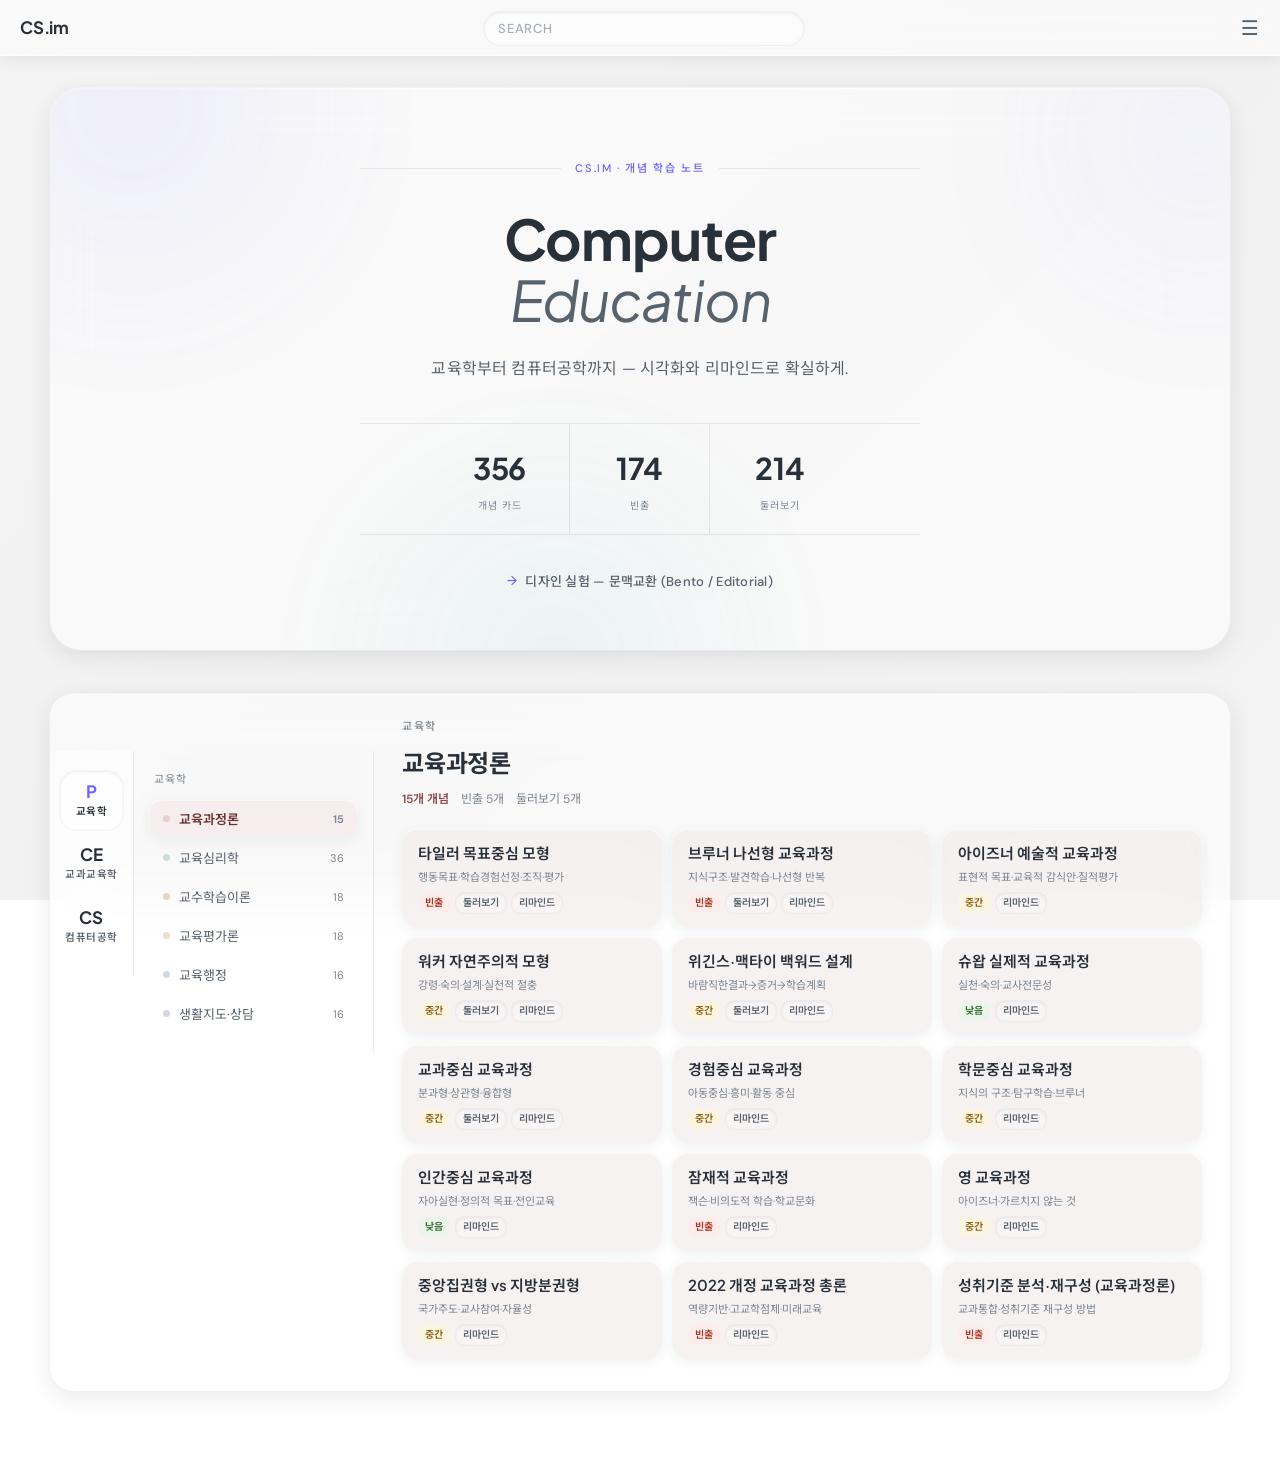
<file: index.html>
<!DOCTYPE html>
<html lang="ko">
<head>
  <meta charset="UTF-8">
  <meta name="viewport" content="width=device-width, initial-scale=1.0">
  <title>CS.im — 컴퓨터·정보 개념 학습</title>
  <link rel="stylesheet" href="css/variables.css">
  <link rel="stylesheet" href="css/components.css">
</head>
<body>
<div class="layout">

  <header class="topbar">
    <div class="topbar-logo" onclick="navigate({subject:null,chapter:null,concept:null})" style="cursor:pointer;">CS.im</div>
    <div class="topbar-search" id="searchWrap">
      <input type="text" id="globalSearch" placeholder="SEARCH" autocomplete="off" role="combobox" aria-expanded="false" aria-controls="searchDropdown">
      <div class="search-dropdown" id="searchDropdown"></div>
    </div>
    <button class="topbar-menu-btn" onclick="toggleSidebar()" aria-label="메뉴">☰</button>
  </header>

  <div class="body-row">
    <div class="sidebar-overlay" id="sidebarOverlay" onclick="closeSidebar()"></div>
    <nav class="sidebar" id="sidebar" onclick="if(event.target===this) closeSidebar();"></nav>
    <main class="main" id="main"></main>
  </div>

</div>

<script src="js/data.js"></script>
<script src="js/config.js"></script>
<script src="js/ui.js"></script>
<script>
/* ── 유틸 ─────────────────────────────────────────── */
function setSubjectVars(subjectName, el) {
  const s = SUBJECTS[subjectName];
  if (!s) return;
  el.style.setProperty('--subject-bg',     s.color.bg);
  el.style.setProperty('--subject-mid',    s.color.mid);
  el.style.setProperty('--subject-accent', s.color.accent);
  el.style.setProperty('--subject-text',   s.color.text);
}
function getParam(key) {
  return new URLSearchParams(location.search).get(key);
}
function navigate(params) {
  if (params.concept) {
    const p = new URLSearchParams();
    if (params.subject) p.set('subject', params.subject);
    if (params.chapter) p.set('chapter', params.chapter);
    p.set('concept', params.concept);
    location.href = 'concept.html?' + p.toString();
    return;
  }
  const url = new URL(location.href);
  Object.keys(params).forEach(k => {
    if (params[k] == null) url.searchParams.delete(k);
    else url.searchParams.set(k, params[k]);
  });
  history.pushState({}, '', url);
  render();
}

/* ── 사이드바 토글 ─────────────────────────────────────
   화면 크기와 무관하게 오른쪽에서 열리는 오버레이 드로어 하나로 통일.
   기본값은 항상 닫힘 — "매번 떠 있지 않도록" 필요할 때만 연다. ── */
function openSidebar() {
  document.getElementById('sidebar').classList.add('open');
  document.getElementById('sidebarOverlay').classList.add('visible');
  document.body.style.overflow = 'hidden';
  const menuBtn = document.querySelector('.topbar-menu-btn');
  if (menuBtn) { menuBtn.textContent = '✕'; menuBtn.setAttribute('aria-label', '메뉴 닫기'); }
}

function closeSidebar() {
  document.getElementById('sidebar').classList.remove('open');
  document.getElementById('sidebarOverlay').classList.remove('visible');
  document.body.style.overflow = '';
  const menuBtn = document.querySelector('.topbar-menu-btn');
  if (menuBtn) { menuBtn.textContent = '☰'; menuBtn.setAttribute('aria-label', '메뉴 열기'); }
}

function toggleSidebar() {
  const isOpen = document.getElementById('sidebar').classList.contains('open');
  isOpen ? closeSidebar() : openSidebar();
}

document.addEventListener('keydown', e => {
  if (e.key === 'Escape') closeSidebar();
});

/* ── 사이드바 렌더 (영역별 드롭다운 + 과목 그리드) ──── */
let sidebarOpenArea = null; // 사이드바 안에서 펼쳐진 영역 (edu/info/cs)

function toggleSidebarArea(areaKey) {
  sidebarOpenArea = sidebarOpenArea === areaKey ? null : areaKey;
  renderSidebar();
}

function renderSidebar() {
  const areas = {};
  Object.entries(SUBJECTS).forEach(([name, meta]) => {
    if (!areas[meta.area]) areas[meta.area] = [];
    areas[meta.area].push(name);
  });

  // 처음 렌더 시, 현재 열려 있는 과목이 속한 영역을 기본으로 펼쳐 둔다.
  if (sidebarOpenArea === null && openSubject && SUBJECTS[openSubject]) {
    sidebarOpenArea = SUBJECTS[openSubject].areaKey;
  }

  let html = '';
  Object.entries(SITE_CONFIG.areas).forEach(([areaKey, areaLabel]) => {
    const subjects = areas[areaLabel];
    if (!subjects) return;
    const isOpen = sidebarOpenArea === areaKey;
    html += `
      <div class="sb-area ${isOpen ? 'open' : ''}">
        <button class="sb-area-head" onclick="toggleSidebarArea('${areaKey}')">
          <span class="sb-area-head-left">
            <span class="sb-area-title">${areaLabel}</span>
            <span class="sb-area-count">${subjects.length}</span>
          </span>
          <span class="sb-area-chevron">›</span>
        </button>
        <div class="sb-area-body">
          <div class="sb-subject-grid">
            ${subjects.map(name => {
              const s = SUBJECTS[name];
              const active = openSubject === name ? 'active' : '';
              const style = `--subject-bg:${s.color.bg};--subject-mid:${s.color.mid};--subject-accent:${s.color.accent};--subject-text:${s.color.text}`;
              return `<div class="sb-subject-chip ${active}" style="${style}"
                onclick="goHomeAndOpen('${name}'); closeSidebar();">
                <span class="sidebar-dot" style="background:${s.color.soft}"></span>${name}</div>`;
            }).join('')}
          </div>
        </div>
      </div>`;
  });
  document.getElementById('sidebar').innerHTML = html;
}

/* ── 홈 렌더 (학습 로드맵: 대분류 아이콘 레일 + 중분류 목록 + 카드 대시보드) ──
   과목 목록을 아코디언으로 세로로 쭉 펼치던 방식 대신, 커리큘럼 지도를
   보듯 왼쪽에서 대분류→중분류를 고르면 오른쪽 카드 그리드만 가볍게
   다시 그려지는 3단 구조로 바꿨다. */
let openSubject = null;    // 현재 우측에 펼쳐진 과목명
let selectedArea = null;   // 현재 좌측 레일에서 선택된 대분류 (edu/info/cs)

function subjectsByArea(areaKey) {
  return Object.keys(SUBJECTS).filter(name => SUBJECTS[name].areaKey === areaKey);
}

function renderHome() {
  const C = SITE_CONFIG;
  const total     = CONCEPTS.length;
  const highCount = CONCEPTS.filter(c => c.freq === '높음').length;
  const vizCount  = CONCEPTS.filter(c => c.viz).length;

  const html = `
    <div class="home-hero">
      <div class="hero-glow hero-glow-a" aria-hidden="true"></div>
      <div class="hero-glow hero-glow-b" aria-hidden="true"></div>
      <div class="hero-glow hero-glow-c" aria-hidden="true"></div>
      <div class="hero-content">
        <div class="hero-eyebrow">${C.siteName} · 개념 학습 노트</div>
        <h1 class="hero-big">Computer<br><span class="hero-dim">Education</span></h1>
        <p class="hero-desc">${C.heroDesc}</p>
        <div class="hero-stats">
          <div class="hero-stat"><div class="hero-stat-num">${total}</div><div class="hero-stat-label">개념 카드</div></div>
          <div class="hero-stat"><div class="hero-stat-num">${highCount}</div><div class="hero-stat-label">${C.freq.high}</div></div>
          <div class="hero-stat"><div class="hero-stat-num">${vizCount}</div><div class="hero-stat-label">${C.badges.viz}</div></div>
        </div>
        <button class="test-link-btn" onclick="location.href='test-design.html'"><span class="test-link-btn-icon">→</span>디자인 실험 — 문맥교환 (Bento / Editorial)</button>
      </div>
    </div>
    <div class="roadmap" id="roadmap"></div>`;

  document.getElementById('main').innerHTML = html;
  renderRoadmap();
}

/* 대분류(아이콘 레일)를 바꾸면, 그 안의 첫 중분류를 자동으로 선택해
   우측이 비어 보이지 않게 한다. */
function selectArea(areaKey) {
  if (areaKey === selectedArea) return;
  selectedArea = areaKey;
  const first = subjectsByArea(areaKey)[0];
  if (first) selectSubject(first);
  else renderRoadmap();
}

/* 중분류 선택 — 우측 카드 그리드와 좌측 목록의 active 표시만 다시 그린다
   (페이지 전체를 새로고침하지 않는 가벼운 갱신). */
function selectSubject(name) {
  if (!SUBJECTS[name]) return;
  openSubject = name;
  selectedArea = SUBJECTS[name].areaKey;
  const url = new URL(location.href);
  url.searchParams.set('subject', name);
  history.pushState({}, '', url);
  renderRoadmap();
  renderSidebar();
}

/* 사이드바 드로어 등 다른 진입점에서 특정 과목을 열 때 사용 */
function goHomeAndOpen(name) {
  selectSubject(name);
  const title = document.getElementById('roadmapMainTitle');
  if (title) title.scrollIntoView({ behavior: 'smooth', block: 'start' });
  else window.scrollTo({ top: 0, behavior: 'smooth' });
}

function renderRoadmap() {
  const C = SITE_CONFIG;
  const roadmap = document.getElementById('roadmap');
  if (!roadmap) return;

  const railHtml = Object.entries(C.areas).map(([areaKey, areaLabel]) => `
    <button class="rail-item ${selectedArea === areaKey ? 'active' : ''}" onclick="selectArea('${areaKey}')">
      <span class="rail-mark">${C.areaMarks[areaKey] || ''}</span>
      <span class="rail-label">${areaLabel}</span>
    </button>`).join('');

  const subjectNames = subjectsByArea(selectedArea);
  const subjectListHtml = subjectNames.map(name => {
    const s = SUBJECTS[name];
    const count = CONCEPTS.filter(c => c.subject === name).length;
    const active = openSubject === name ? 'active' : '';
    const style = `--subject-bg:${s.color.bg};--subject-mid:${s.color.mid};--subject-accent:${s.color.accent};--subject-text:${s.color.text}`;
    return `
      <button class="rs-item ${active}" style="${style}" onclick="selectSubject('${name}')">
        <span class="rs-dot" style="background:${s.color.soft}"></span>
        <span class="rs-name">${name}</span>
        <span class="rs-count">${count}</span>
      </button>`;
  }).join('');

  const s = SUBJECTS[openSubject];
  const concepts = s ? CONCEPTS.filter(c => c.subject === openSubject) : [];
  const highCount = concepts.filter(c => c.freq === '높음').length;
  const vizCount  = concepts.filter(c => c.viz).length;
  const freqLabel = f => f === '높음' ? C.freq.high : f === '중간' ? C.freq.mid : C.freq.low;
  const freqClass = f => f === '높음' ? 'badge-high' : f === '중간' ? 'badge-mid' : 'badge-low';

  const mainHtml = !s ? '' : `
    <div class="roadmap-main-header">
      <div class="roadmap-main-eyebrow">${s.area}</div>
      <div class="roadmap-main-title" id="roadmapMainTitle">${openSubject}</div>
      <div class="page-meta roadmap-main-meta">
        <span class="count">${concepts.length}개 개념</span>
        <span>${C.freq.high} ${highCount}개</span>
        <span>${C.badges.viz} ${vizCount}개</span>
      </div>
    </div>
    <div class="card-grid">
      ${concepts.map(c => `
        <div class="concept-card"
          onclick="navigate({subject:'${openSubject}',chapter:'${encodeURIComponent(c.chapter)}',concept:'${encodeURIComponent(c.name)}'})">
          <div class="concept-card-name">${c.name}</div>
          <div class="concept-card-keywords">${c.keywords}</div>
          <div class="concept-card-footer">
            <span class="badge ${freqClass(c.freq)}">${freqLabel(c.freq)}</span>
            ${c.viz  ? `<span class="badge badge-quiz">${C.badges.viz}</span>` : ''}
            ${c.quiz ? `<span class="badge badge-quiz">${C.badges.quiz}</span>` : ''}
          </div>
        </div>`).join('')}
    </div>`;

  roadmap.innerHTML = `
    <div class="roadmap-rail">${railHtml}</div>
    <div class="roadmap-subjects">
      <div class="roadmap-subjects-title">${C.areas[selectedArea] || ''}</div>
      <div class="roadmap-subject-list">${subjectListHtml}</div>
    </div>
    <div class="roadmap-main">${mainHtml}</div>`;

  /* .concept-card의 color-mix() 틴트·스포트라이트가 읽는 --subject-*가
     이 안 어디에도 설정된 적이 없었다 — 그래서 항상 --primary(보라)로
     폴백되어 카드가 과목과 무관하게 계속 파랗게 보이는 버그가 있었다.
     카드 그리드를 담은 .roadmap-main에 지금 열려 있는 과목의 색을
     심어준다. */
  if (s) setSubjectVars(openSubject, roadmap.querySelector('.roadmap-main'));
}

/* ── 과목 렌더 ─────────────────────────────────────── */
function renderSubject(subjectName) {
  const C = SITE_CONFIG;
  const s = SUBJECTS[subjectName];
  if (!s) return renderHome();
  const concepts = CONCEPTS.filter(c => c.subject === subjectName);
  const chapters = [...new Set(concepts.map(c => c.chapter))];
  setSubjectVars(subjectName, document.getElementById('main'));
  const highC = concepts.filter(c => c.freq === '높음').length;
  const vizC  = concepts.filter(c => c.viz).length;
  const freqLabel = f => f==='높음'?C.freq.high : f==='중간'?C.freq.mid : C.freq.low;
  const freqClass = f => f==='높음'?'badge-high' : f==='중간'?'badge-mid' : 'badge-low';
  let html = `
    <div class="page-header">
      <div style="font-size:11px;color:var(--text-tertiary);margin-bottom:6px;">
        <span onclick="navigate({subject:null,chapter:null,concept:null})" style="cursor:pointer;">홈</span>
        <span style="margin:0 6px;">›</span>${subjectName}
      </div>
      <div class="page-title">${subjectName}</div>
      <div class="page-meta">
        <span>${s.area}</span>
        <span class="count">${concepts.length}개 개념</span>
        <span>${C.freq.high} ${highC}개</span>
        <span>${C.badges.viz} ${vizC}개</span>
      </div>
    </div>
    <div class="filter-bar" id="filterBar">
      <button class="filter-btn active" data-filter="all"  onclick="applyFilter('all')">${C.filters.all}</button>
      <button class="filter-btn"        data-filter="high" onclick="applyFilter('high')">${C.filters.high}</button>
      <button class="filter-btn"        data-filter="viz"  onclick="applyFilter('viz')">${C.filters.viz}</button>
      <button class="filter-btn"        data-filter="quiz" onclick="applyFilter('quiz')">${C.filters.quiz}</button>
    </div>
    <div id="chaptersContainer">`;
  chapters.forEach(chapter => {
    const cc = concepts.filter(c => c.chapter === chapter);
    html += `<div class="chapter-section" data-chapter="${chapter}">
      <div class="chapter-title" style="background:${s.color.bg};color:${s.color.text};">
        ${chapter} <span style="font-weight:400;opacity:.7;">${cc.length}</span>
      </div>
      <div class="card-grid">`;
    cc.forEach(concept => {
      html += `<div class="concept-card"
        data-freq="${concept.freq}" data-viz="${concept.viz}" data-quiz="${concept.quiz}"
        onclick="navigate({subject:'${subjectName}',chapter:'${encodeURIComponent(chapter)}',concept:'${encodeURIComponent(concept.name)}'})">
        <div class="concept-card-name">${concept.name}</div>
        <div class="concept-card-keywords">${concept.keywords}</div>
        <div class="concept-card-footer">
          <span class="badge ${freqClass(concept.freq)}">${freqLabel(concept.freq)}</span>
          ${concept.viz  ? `<span class="badge badge-quiz">${C.badges.viz}</span>` : ''}
          ${concept.quiz ? `<span class="badge badge-quiz">${C.badges.quiz}</span>` : ''}
        </div></div>`;
    });
    html += `</div></div>`;
  });
  html += `</div>`;
  document.getElementById('main').innerHTML = html;
  setSubjectVars(subjectName, document.getElementById('main'));
}

function applyFilter(filter) {
  document.querySelectorAll('.filter-btn').forEach(b => b.classList.toggle('active', b.dataset.filter === filter));
  document.querySelectorAll('.concept-card').forEach(card => {
    let show = true;
    if (filter === 'high') show = card.dataset.freq === '높음';
    if (filter === 'viz')  show = card.dataset.viz  === 'true';
    if (filter === 'quiz') show = card.dataset.quiz === 'true';
    card.style.display = show ? '' : 'none';
  });
  document.querySelectorAll('.chapter-section').forEach(sec => {
    const visible = [...sec.querySelectorAll('.concept-card')].some(c => c.style.display !== 'none');
    sec.style.display = visible ? '' : 'none';
  });
}

/* ── 검색 (포커스 시 펼쳐지는 드롭다운) ──────────────────
   ActionSearchBar 패턴: 포커스 → 목록 펼침(스태거 페이드업),
   입력 디바운스 필터링, 아이콘 🔍→➤ 모핑, 클릭 시 이동,
   블러 200ms 지연 후 닫힘. 디자인은 DESIGN_SYSTEM.md 뉴모피즘
   토큰(box-shadow 이중 그림자·보더리스·rounded)을 그대로 사용. */
(function () {
  const wrap     = document.getElementById('searchWrap');
  const input    = document.getElementById('globalSearch');
  const dropdown = document.getElementById('searchDropdown');
  const MAX_RESULTS = 8;

  let query = '';
  let isFocused = false;
  let debounceTimer = null;
  let blurTimer = null;

  function escapeHtml(str) {
    return String(str).replace(/[&<>"']/g, ch => ({ '&':'&amp;', '<':'&lt;', '>':'&gt;', '"':'&quot;', "'":'&#39;' }[ch]));
  }

  function filterConcepts(q) {
    const norm = q.trim().toLowerCase();
    if (!norm) return CONCEPTS.slice(0, MAX_RESULTS);
    return CONCEPTS.filter(c =>
      c.name.toLowerCase().includes(norm) ||
      c.keywords.toLowerCase().includes(norm) ||
      c.subject.toLowerCase().includes(norm)
    ).slice(0, MAX_RESULTS);
  }

  function renderDropdown() {
    if (!isFocused) { dropdown.classList.remove('open'); input.setAttribute('aria-expanded', 'false'); return; }

    const results = filterConcepts(query);
    if (!results.length) {
      dropdown.innerHTML = `<div class="search-dropdown-empty">"${escapeHtml(query)}"에 대한 결과가 없어요</div>`;
    } else {
      const items = results.map((c, i) => {
        const s = SUBJECTS[c.subject];
        const dotColor = s ? s.color.soft : 'var(--border-mid)';
        return `<li class="search-result-item" style="animation-delay:${(i * 0.05).toFixed(2)}s"
            data-subject="${encodeURIComponent(c.subject)}"
            data-chapter="${encodeURIComponent(c.chapter)}"
            data-concept="${encodeURIComponent(c.name)}">
          <span class="search-result-left">
            <span class="search-result-dot" style="background:${dotColor}"></span>
            <span class="search-result-name">${escapeHtml(c.name)}</span>
            <span class="search-result-desc">${escapeHtml(c.chapter)}</span>
          </span>
          <span class="search-result-right">
            <span class="search-result-freq">${escapeHtml(c.freq)}</span>
            <span class="search-result-subject">${escapeHtml(c.subject)}</span>
          </span>
        </li>`;
      }).join('');
      dropdown.innerHTML = `<ul class="search-dropdown-list">${items}</ul>
        <div class="search-dropdown-footer">
          <span>클릭해서 이동</span><span>Esc 닫기</span>
        </div>`;
    }
    dropdown.classList.add('open');
    input.setAttribute('aria-expanded', 'true');
  }

  function goToResult(item) {
    clearTimeout(blurTimer);
    isFocused = false;
    dropdown.classList.remove('open');
    input.setAttribute('aria-expanded', 'false');
    input.value = '';
    query = '';
    navigate({
      subject: decodeURIComponent(item.dataset.subject),
      chapter: decodeURIComponent(item.dataset.chapter),
      concept: decodeURIComponent(item.dataset.concept),
    });
  }

  input.addEventListener('input', function () {
    query = this.value;
    clearTimeout(debounceTimer);
    debounceTimer = setTimeout(renderDropdown, 200);
  });

  input.addEventListener('focus', function () {
    isFocused = true;
    renderDropdown();
  });

  input.addEventListener('blur', function () {
    clearTimeout(blurTimer);
    blurTimer = setTimeout(function () {
      isFocused = false;
      dropdown.classList.remove('open');
      input.setAttribute('aria-expanded', 'false');
    }, 200); // 클릭 이벤트가 먼저 등록되도록 지연
  });

  input.addEventListener('keydown', function (e) {
    if (e.key === 'Escape') {
      isFocused = false;
      dropdown.classList.remove('open');
      input.setAttribute('aria-expanded', 'false');
      this.blur();
    }
  });

  dropdown.addEventListener('click', function (e) {
    const item = e.target.closest('.search-result-item');
    if (item) goToResult(item);
  });
})();

/* ── 라우터 ────────────────────────────────────────── */
function render() {
  const subject = getParam('subject');
  if (subject && SUBJECTS[subject]) {
    openSubject = subject;
    selectedArea = SUBJECTS[subject].areaKey;
  } else {
    if (!selectedArea) selectedArea = Object.keys(SITE_CONFIG.areas)[0];
    if (!openSubject || !SUBJECTS[openSubject] || SUBJECTS[openSubject].areaKey !== selectedArea) {
      openSubject = subjectsByArea(selectedArea)[0] || null;
    }
  }
  renderSidebar();
  renderHome();
}

window.addEventListener('popstate', render);
render();
</script>
</body>
</html>
</file>
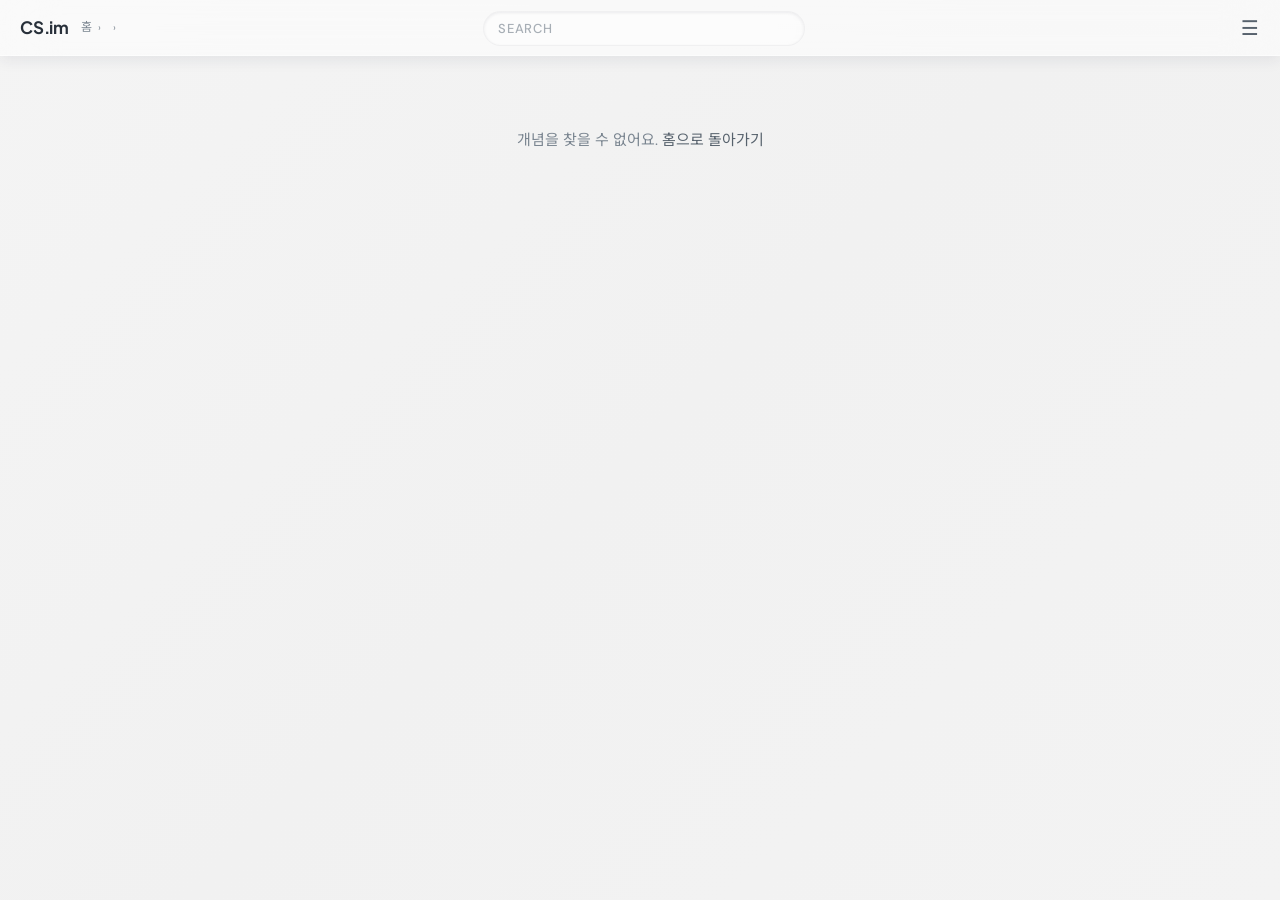
<file: concept.html>
<!DOCTYPE html>
<html lang="ko">
<head>
  <meta charset="UTF-8">
  <meta name="viewport" content="width=device-width, initial-scale=1.0">
  <title>CS.im — 컴퓨터·정보 개념 학습</title>
  <link rel="stylesheet" href="css/variables.css">
  <link rel="stylesheet" href="css/components.css">
</head>
<body>
<!-- Concept/Note 액체 토글용 gooey 필터 — 페이지에 한 번만 있으면 됨.
     알파 채널만 증폭(feColorMatrix 마지막 행)해서 색은 그대로 두고
     경계만 방울처럼 뭉치게 한다. -->
<svg width="0" height="0" style="position:absolute" aria-hidden="true">
  <!-- filter region 기본값(objectBoundingBox 기준 -10%~120%)은 이 토글처럼
       가로로 넓고 세로로 얇은 박스(약 200×31px)에서는 위아래로 3px 정도밖에
       여유가 없다. stdDeviation=6짜리 블러는 그 3배(~18px)까지 번지는데
       여백이 모자라 하드 엣지로 잘려서, 방울 가장자리에 색이 이상하게
       남는 것처럼 보이고 물방울 애니메이션도 중간에 잘려 보였다 —
       영역을 넉넉하게 키워서 블러가 잘리지 않게 한다. -->
  <filter id="modeToggleGoo" x="-40%" y="-200%" width="180%" height="500%">
    <feGaussianBlur in="SourceGraphic" stdDeviation="6" result="blur" />
    <feColorMatrix in="blur" mode="matrix"
      values="1 0 0 0 0  0 1 0 0 0  0 0 1 0 0  0 0 0 22 -10"
      result="goo" />
    <feComposite in="SourceGraphic" in2="goo" operator="atop" />
  </filter>
</svg>
<div class="layout">

  <header class="topbar">
    <div class="topbar-left">
      <div class="topbar-logo" onclick="location.href='index.html'" style="cursor:pointer;">CS.im</div>
      <div class="topbar-breadcrumb" id="breadcrumb"></div>
    </div>
    <div class="topbar-search">
      <input type="text" id="conceptSearch" placeholder="SEARCH">
    </div>
    <button class="topbar-menu-btn" onclick="toggleSidebar()" aria-label="메뉴">☰</button>
  </header>

  <div class="body-row">
    <div class="sidebar-overlay" id="sidebarOverlay" onclick="closeSidebar()"></div>
    <nav class="sidebar" id="sidebar" onclick="if(event.target===this) closeSidebar();"></nav>
    <main class="main" id="main"></main>
  </div>

</div>

<button class="scroll-top-btn" id="scrollTopBtn" onclick="window.scrollTo({top:0,behavior:'smooth'})">↑</button>

<script src="js/data.js"></script>
<script src="js/config.js"></script>
<script src="js/ui.js"></script>
<script>
/* ── URL 파라미터 ─────────────────────────────────── */
function getParam(key) { return new URLSearchParams(location.search).get(key); }
const subjectName = getParam('subject') || '';
const conceptName = getParam('concept') ? decodeURIComponent(getParam('concept')) : '';

/* ── 시각화 / 콘텐츠 매핑 ──────────────────────────── */
const VIZ_MAP = {
  '피아제 인지발달 4단계':       'visualizations/piaget.js',
  '부울 대수·게이트·카르노맵':   'visualizations/boole.js',
  '가네 9가지 수업사태':         'visualizations/gagne.js',
  '마르시아 정체성 지위':        'visualizations/marcia.js',
  '브론펜브레너 생태학적 체계':  'visualizations/bronfenbrenner.js',
  '문맥교환 (Context Switch)':   'visualizations/context-switch.js',
};
const CONTENT_MAP = {
  '피아제 인지발달 4단계':       'visualizations/piaget-content.js',
  '부울 대수·게이트·카르노맵':   'visualizations/boole-content.js',
  '가네 9가지 수업사태':         'visualizations/gagne-content.js',
  '마르시아 정체성 지위':        'visualizations/marcia-content.js',
  '브론펜브레너 생태학적 체계':  'visualizations/bronfenbrenner-content.js',
  '문맥교환 (Context Switch)':   'visualizations/context-switch-content.js',
};

/* ── 사이드바 토글 ─────────────────────────────────────
   화면 크기와 무관하게 오른쪽에서 열리는 오버레이 드로어 하나로 통일.
   기본값은 항상 닫힘 — "매번 떠 있지 않도록" 필요할 때만 연다. ── */
function openSidebar() {
  document.getElementById('sidebar').classList.add('open');
  document.getElementById('sidebarOverlay').classList.add('visible');
  document.body.style.overflow = 'hidden';
  const menuBtn = document.querySelector('.topbar-menu-btn');
  if (menuBtn) { menuBtn.textContent = '✕'; menuBtn.setAttribute('aria-label', '메뉴 닫기'); }
}

function closeSidebar() {
  document.getElementById('sidebar').classList.remove('open');
  document.getElementById('sidebarOverlay').classList.remove('visible');
  document.body.style.overflow = '';
  const menuBtn = document.querySelector('.topbar-menu-btn');
  if (menuBtn) { menuBtn.textContent = '☰'; menuBtn.setAttribute('aria-label', '메뉴 열기'); }
}

function toggleSidebar() {
  const isOpen = document.getElementById('sidebar').classList.contains('open');
  isOpen ? closeSidebar() : openSidebar();
}

document.addEventListener('keydown', e => {
  if (e.key === 'Escape') closeSidebar();
});

/* ── 사이드바 렌더 (영역별 드롭다운 + 과목 그리드) ────
   영역 순서는 반드시 SITE_CONFIG.areas 순서(교육학 → 교과교육학 → 컴퓨터공학)를
   따라야 index.html의 사이드바/홈 화면과 순서가 일치한다. ── */
let sidebarOpenArea = null;

function toggleSidebarArea(areaKey) {
  sidebarOpenArea = sidebarOpenArea === areaKey ? null : areaKey;
  renderSidebar();
}

function renderSidebar() {
  const areas = {};
  Object.entries(SUBJECTS).forEach(([name, meta]) => {
    if (!areas[meta.area]) areas[meta.area] = [];
    areas[meta.area].push(name);
  });

  if (sidebarOpenArea === null && subjectName && SUBJECTS[subjectName]) {
    sidebarOpenArea = SUBJECTS[subjectName].areaKey;
  }

  let html = '';
  Object.entries(SITE_CONFIG.areas).forEach(([areaKey, areaLabel]) => {
    const subjects = areas[areaLabel];
    if (!subjects) return;
    const isOpen = sidebarOpenArea === areaKey;
    html += `
      <div class="sb-area ${isOpen ? 'open' : ''}">
        <button class="sb-area-head" onclick="toggleSidebarArea('${areaKey}')">
          <span class="sb-area-head-left">
            <span class="sb-area-title">${areaLabel}</span>
            <span class="sb-area-count">${subjects.length}</span>
          </span>
          <span class="sb-area-chevron">›</span>
        </button>
        <div class="sb-area-body">
          <div class="sb-subject-grid">
            ${subjects.map(name => {
              const s = SUBJECTS[name];
              const active = subjectName === name ? 'active' : '';
              const style = `--subject-bg:${s.color.bg};--subject-mid:${s.color.mid};--subject-accent:${s.color.accent};--subject-text:${s.color.text}`;
              return `<div class="sb-subject-chip ${active}" style="${style}"
                onclick="location.href='index.html?subject=${encodeURIComponent(name)}'">
                <span class="sidebar-dot" style="background:${s.color.soft}"></span>${name}</div>`;
            }).join('')}
          </div>
        </div>
      </div>`;
  });
  document.getElementById('sidebar').innerHTML = html;
}

/* ── 브레드크럼 ────────────────────────────────────── */
function renderBreadcrumb() {
  document.getElementById('breadcrumb').innerHTML = `
    <a href="index.html">홈</a>
    <span class="sep">›</span>
    <a href="index.html?subject=${encodeURIComponent(subjectName)}">${subjectName}</a>
    <span class="sep">›</span>
    <span style="color:var(--text-primary);">${conceptName}</span>`;
  if (conceptName) document.title = `${conceptName} — CS.im`;
}

/* ── Concept / Note 모드 토글 (액체 방울 모션) ──────
   두 방울(.mode-toggle-blob-a/b)의 위치를 즉시 스왑하는 대신
   data-active만 바꾸면 CSS transition이 500ms에 걸쳐 서로 이음매에서
   만났다 갈라지도록 흐른다. 물방울(.mode-toggle-drop)은 매번 새로
   재생해야 하므로 클래스를 껐다가(리플로우로 강제) 다시 켠다. ── */
function setConceptMode(mode) {
  document.getElementById('mode-concept').classList.toggle('active', mode === 'concept');
  document.getElementById('mode-note').classList.toggle('active', mode === 'note');
  document.getElementById('btn-concept').classList.toggle('active', mode === 'concept');
  document.getElementById('btn-note').classList.toggle('active', mode === 'note');

  const toggle = document.getElementById('modeToggle');
  if (toggle) toggle.setAttribute('data-active', mode);

  const drop = document.getElementById('modeToggleDrop');
  if (drop) {
    drop.classList.remove('dripping');
    void drop.offsetWidth; // 강제 리플로우 — 애니메이션 재시작
    drop.classList.add('dripping');
  }

  window.scrollTo({ top: 0, behavior: 'smooth' });
}

/* ── Explore 탭 전환 (액체 방울 모션) ──────────────── */
function switchExploreTab(tab) {
  document.querySelectorAll('.explore-tab-btn').forEach(b => b.classList.remove('active'));
  document.querySelectorAll('.explore-tab-content').forEach(c => c.classList.remove('active'));
  const btn = document.querySelector(`.explore-tab-btn[data-tab="${tab}"]`);
  if (btn) btn.classList.add('active');
  const content = document.getElementById(`content-${tab}`);
  if (content) content.classList.add('active');

  const buttons = document.getElementById('exploreTabButtons');
  if (buttons) buttons.setAttribute('data-active', tab);

  /* viz 탭 lazy-load */
  if (tab === 'viz' && !window._vizLoaded) {
    window._vizLoaded = true;
    const vizFile = VIZ_MAP[conceptName];
    const container = document.getElementById('viz-container');
    if (vizFile && container) {
      const s = document.createElement('script');
      s.src = vizFile;
      s.onerror = () => { container.innerHTML = `<div class="content-placeholder">시각화를 불러올 수 없어요.</div>`; };
      document.body.appendChild(s);
    } else if (container) {
      container.innerHTML = `<div class="content-placeholder">아직 시각화가 준비되지 않았어요.</div>`;
    }
  }
}

/* ── 키워드 그래프 빌드 ───────────────────────────── */
function buildKeywordGraph(nodes, edges, containerId) {
  const wrap = document.getElementById(containerId || 'kwGraphWrap');
  if (!wrap) return;
  const W = 640, H = 320;

  let svg = `<svg viewBox="0 0 ${W} ${H}" xmlns="http://www.w3.org/2000/svg" id="kwSvg">`;
  svg += `<g id="kwEdgeLayer">`;
  edges.forEach((e, i) => {
    svg += `<line class="kw-edge" id="kwEdge${i}" x1="0" y1="0" x2="0" y2="0"/>`;
  });
  svg += `</g><g id="kwNodeLayer">`;
  nodes.forEach(n => {
    const fill = n.core ? 'var(--subject-accent)' : 'var(--subject-bg)';
    const textColor = n.core ? '#fff' : 'var(--subject-text)';
    const fontSize = n.core ? 13 : n.r >= 18 ? 11.5 : 10;
    svg += `<g class="kw-node-group" id="kwNode-${n.id}" data-id="${n.id}" transform="translate(${n.x},${n.y})">
      <circle class="kw-node-circle" r="${n.r}" fill="${fill}"/>
      <text class="kw-node-text" text-anchor="middle" dominant-baseline="central" font-size="${fontSize}" font-weight="700" fill="${textColor}">${n.label}</text>
    </g>`;
  });
  svg += `</g></svg>`;
  wrap.innerHTML = svg;

  function updateEdges() {
    edges.forEach(([a, b], i) => {
      const na = nodes.find(n => n.id === a), nb = nodes.find(n => n.id === b);
      if (!na || !nb) return;
      const edge = document.getElementById('kwEdge' + i);
      if (edge) {
        edge.setAttribute('x1', na.x); edge.setAttribute('y1', na.y);
        edge.setAttribute('x2', nb.x); edge.setAttribute('y2', nb.y);
      }
    });
  }
  updateEdges();

  /* ── 드래그 ── */
  const svgEl = document.getElementById('kwSvg');
  if (!svgEl) return;
  let dragging = null;

  function svgPoint(evt) {
    const rect = svgEl.getBoundingClientRect();
    const cx = evt.touches ? evt.touches[0].clientX : evt.clientX;
    const cy = evt.touches ? evt.touches[0].clientY : evt.clientY;
    return {
      x: (cx - rect.left) / rect.width * W,
      y: (cy - rect.top) / rect.height * H
    };
  }

  nodes.forEach(n => {
    const g = document.getElementById('kwNode-' + n.id);
    if (!g) return;
    g.style.cursor = 'grab';
    const startDrag = evt => { evt.preventDefault(); dragging = n; g.style.cursor = 'grabbing'; };
    g.addEventListener('mousedown', startDrag);
    g.addEventListener('touchstart', startDrag, { passive: false });
  });

  svgEl.addEventListener('mousemove', evt => {
    if (!dragging) return;
    const p = svgPoint(evt);
    dragging.x = Math.max(dragging.r, Math.min(W - dragging.r, p.x));
    dragging.y = Math.max(dragging.r, Math.min(H - dragging.r, p.y));
    const g = document.getElementById('kwNode-' + dragging.id);
    if (g) g.setAttribute('transform', `translate(${dragging.x},${dragging.y})`);
    updateEdges();
  });
  svgEl.addEventListener('touchmove', evt => {
    if (!dragging) return;
    const p = svgPoint(evt);
    dragging.x = Math.max(dragging.r, Math.min(W - dragging.r, p.x));
    dragging.y = Math.max(dragging.r, Math.min(H - dragging.r, p.y));
    const g = document.getElementById('kwNode-' + dragging.id);
    if (g) g.setAttribute('transform', `translate(${dragging.x},${dragging.y})`);
    updateEdges();
  }, { passive: false });
  function endDrag() {
    if (dragging) {
      const g = document.getElementById('kwNode-' + dragging.id);
      if (g) g.style.cursor = 'grab';
    }
    dragging = null;
  }
  window.addEventListener('mouseup', endDrag);
  window.addEventListener('touchend', endDrag);
}

/* ── 개념 키워드로 기본 그래프 자동 생성 ─────────── */
function buildAutoKeywordGraph(conceptNameStr, keywordsStr) {
  const kws = keywordsStr.split(/[·,·\s]+/).map(k => k.trim()).filter(k => k.length > 0);
  const cx = 320, cy = 155;
  const nodes = [{ id: 'core', label: conceptNameStr.replace(/\s*\(.+\)/, ''), x: cx, y: cy, r: 28, core: true }];
  const edges = [];
  const count = Math.min(kws.length, 10);
  kws.slice(0, count).forEach((kw, i) => {
    const angle = (i / count) * 2 * Math.PI - Math.PI / 2;
    const dist = 120;
    const r = kw.length > 5 ? 14 : 12;
    nodes.push({ id: `kw${i}`, label: kw, x: Math.round(cx + dist * Math.cos(angle)), y: Math.round(cy + dist * Math.sin(angle)), r });
    edges.push(['core', `kw${i}`]);
  });
  return { nodes, edges };
}

/* ── 파일 로드 ─────────────────────────────────────── */
function loadContent(name) {
  const f = CONTENT_MAP[name];
  if (!f) return;
  const id = 'cs-' + name.replace(/[^a-zA-Z0-9가-힣]/g, '_');
  if (document.getElementById(id)) return;
  const s = document.createElement('script');
  s.id = id;
  s.src = f;
  document.body.appendChild(s);
}

/* ── 메인 렌더 ─────────────────────────────────────── */
function renderConcept() {
  const C = SITE_CONFIG;
  const s = SUBJECTS[subjectName];
  const concept = CONCEPTS.find(c => c.subject === subjectName && c.name === conceptName);
  if (!s || !concept) {
    document.getElementById('main').innerHTML = `
      <div style="padding:40px;text-align:center;color:var(--text-tertiary);">
        ${C.ui.notFound} <a href="index.html" style="color:var(--text-secondary);">${C.ui.goHome}</a>
      </div>`;
    return;
  }
  const main = document.getElementById('main');
  main.style.setProperty('--subject-bg',     s.color.bg);
  main.style.setProperty('--subject-mid',    s.color.mid);
  main.style.setProperty('--subject-accent', s.color.accent);
  main.style.setProperty('--subject-text',   s.color.text);
  /* Editorial 레이아웃: main 패딩 제거 (ed-page가 자체 패딩 관리) */
  main.style.padding = '0';

  const hasViz = !!VIZ_MAP[conceptName];

  main.innerHTML = `
    <!-- ── 상단 고정: 스크롤 프로그레스 + 모드 토글 ── -->
    <div class="sticky-header-group" id="conceptStickyHeader">
      <div class="scroll-progress">
        <div class="scroll-progress-bar" id="scrollProgressBar"></div>
      </div>
      <div class="mode-toggle-sticky">
        <div class="mode-toggle" id="modeToggle" data-active="concept">
          <span class="mode-toggle-liquid" aria-hidden="true">
            <span class="mode-toggle-blob mode-toggle-blob-a"></span>
            <span class="mode-toggle-blob mode-toggle-blob-b"></span>
            <span class="mode-toggle-drop" id="modeToggleDrop"></span>
          </span>
          <button class="mode-toggle-btn active" id="btn-concept" onclick="setConceptMode('concept')">Concept</button>
          <button class="mode-toggle-btn" id="btn-note" onclick="setConceptMode('note')">Note</button>
        </div>
      </div>
    </div>

    <!-- ── Editorial 본문 ── -->
    <div class="ed-page" id="edPage">
      <div class="ed-eyebrow">${subjectName} · ${concept.chapter}</div>
      <div class="ed-title">${concept.name}</div>
      <div class="ed-lede">${concept.keywords}</div>

      <!-- ── Explore: 키워드 그래프 / 인터랙티브 시각화 ── -->
      <div class="explore-tabs">
        <div class="explore-tab-buttons" ${hasViz ? 'id="exploreTabButtons" data-active="kw"' : ''}>
          ${hasViz ? `
          <span class="explore-tab-liquid" aria-hidden="true">
            <span class="explore-tab-blob explore-tab-blob-a"></span>
            <span class="explore-tab-blob explore-tab-blob-b"></span>
          </span>` : ''}
          <button class="explore-tab-btn active" data-tab="kw" onclick="switchExploreTab('kw')">키워드 그래프</button>
          ${hasViz ? `<button class="explore-tab-btn" data-tab="viz" onclick="switchExploreTab('viz')">인터랙티브 시각화</button>` : ''}
        </div>
        <div class="explore-tab-content active" id="content-kw">
          <div class="keyword-graph-wrap" id="kwGraphWrap"></div>
        </div>
        ${hasViz ? `<div class="explore-tab-content" id="content-viz"><div id="viz-container"></div></div>` : ''}
      </div>

      <!-- ── Concept 모드 패널 ── -->
      <div class="mode-panel active" id="mode-concept">
        <div id="tab-summary">
          <div class="ed-section">
            <div class="ed-h2"><span class="num">—</span> ${C.summary.intro}</div>
            <div class="content-placeholder">
              이 개념의 핵심 정리 내용을 여기에 작성하세요.<br>
              <small style="margin-top:8px;display:block;">키워드: ${concept.keywords}</small>
            </div>
          </div>
        </div>
      </div>

      <!-- ── Note 모드 패널 ── -->
      <div class="mode-panel" id="mode-note">
        <div id="tab-exam">
          <div class="ed-section">
            <div class="content-placeholder">${C.tabs.exam} 내용을 작성하세요.</div>
          </div>
        </div>
        <div id="tab-quiz"></div>
      </div>
    </div>`;

  /* ── 키워드 그래프 초기화 ── */
  function initKeywordGraph() {
    const customNodes = window.CONCEPT_KW_NODES;
    const customEdges = window.CONCEPT_KW_EDGES;
    if (customNodes && customEdges) {
      buildKeywordGraph(customNodes, customEdges, 'kwGraphWrap');
    } else {
      const { nodes, edges } = buildAutoKeywordGraph(concept.name, concept.keywords);
      buildKeywordGraph(nodes, edges, 'kwGraphWrap');
    }
  }
  initKeywordGraph();

  /* ── 콘텐츠 로드 ── */
  loadContent(conceptName);
}

/* ── 스크롤 이벤트 ─────────────────────────────────── */
window.addEventListener('scroll', () => {
  const btn = document.getElementById('scrollTopBtn');
  if (btn) btn.classList.toggle('visible', window.scrollY > 400);
  const bar = document.getElementById('scrollProgressBar');
  if (bar) {
    const total = document.documentElement.scrollHeight - window.innerHeight;
    bar.style.width = (total > 0 ? (window.scrollY / total) * 100 : 0) + '%';
  }
});

/* ── 초기화 ────────────────────────────────────────── */
renderSidebar();
renderBreadcrumb();
renderConcept();

/* ── concept.html 내 인라인 검색 ──────────────────── */
(function() {
  const input = document.getElementById('conceptSearch');
  if (!input) return;

  const dropdown = document.createElement('div');
  dropdown.id = 'searchDropdown';
  dropdown.style.cssText = 'position:absolute;top:calc(100% + 6px);right:0;left:0;background:var(--bg-overlay);backdrop-filter:var(--glass-blur);-webkit-backdrop-filter:var(--glass-blur);border-radius:var(--radius-md);box-shadow:var(--shadow-extruded);z-index:500;max-height:320px;overflow-y:auto;display:none;';
  input.parentElement.style.position = 'relative';
  input.parentElement.appendChild(dropdown);

  function showResults(q) {
    if (!q) { dropdown.style.display = 'none'; return; }
    const results = CONCEPTS.filter(c =>
      c.name.toLowerCase().includes(q) ||
      c.keywords.toLowerCase().includes(q) ||
      c.subject.toLowerCase().includes(q)
    ).slice(0, 12);

    if (!results.length) {
      dropdown.innerHTML = '<div style="padding:14px 16px;font-size:13px;color:var(--text-tertiary);">검색 결과 없음</div>';
    } else {
      dropdown.innerHTML = results.map(c => {
        const subj = SUBJECTS[c.subject];
        return `<div onmousedown="location.href='concept.html?subject=${encodeURIComponent(c.subject)}&concept=${encodeURIComponent(c.name)}'"
          style="padding:10px 16px;cursor:pointer;border-bottom:1px solid var(--border-light);font-size:13px;"
          onmouseover="this.style.background='var(--bg-surface)'" onmouseout="this.style.background=''">
          <div style="font-weight:600;color:var(--text-primary);">${c.name}</div>
          <div style="font-size:11px;color:${subj?.color.accent || 'var(--text-tertiary)'};">${c.subject} › ${c.chapter}</div>
        </div>`;
      }).join('');
    }
    dropdown.style.display = 'block';
  }

  input.addEventListener('input', function() {
    showResults(this.value.trim().toLowerCase());
  });

  input.addEventListener('blur', () => {
    setTimeout(() => { dropdown.style.display = 'none'; }, 150);
  });
})();
</script>
</body>
</html>
</file>
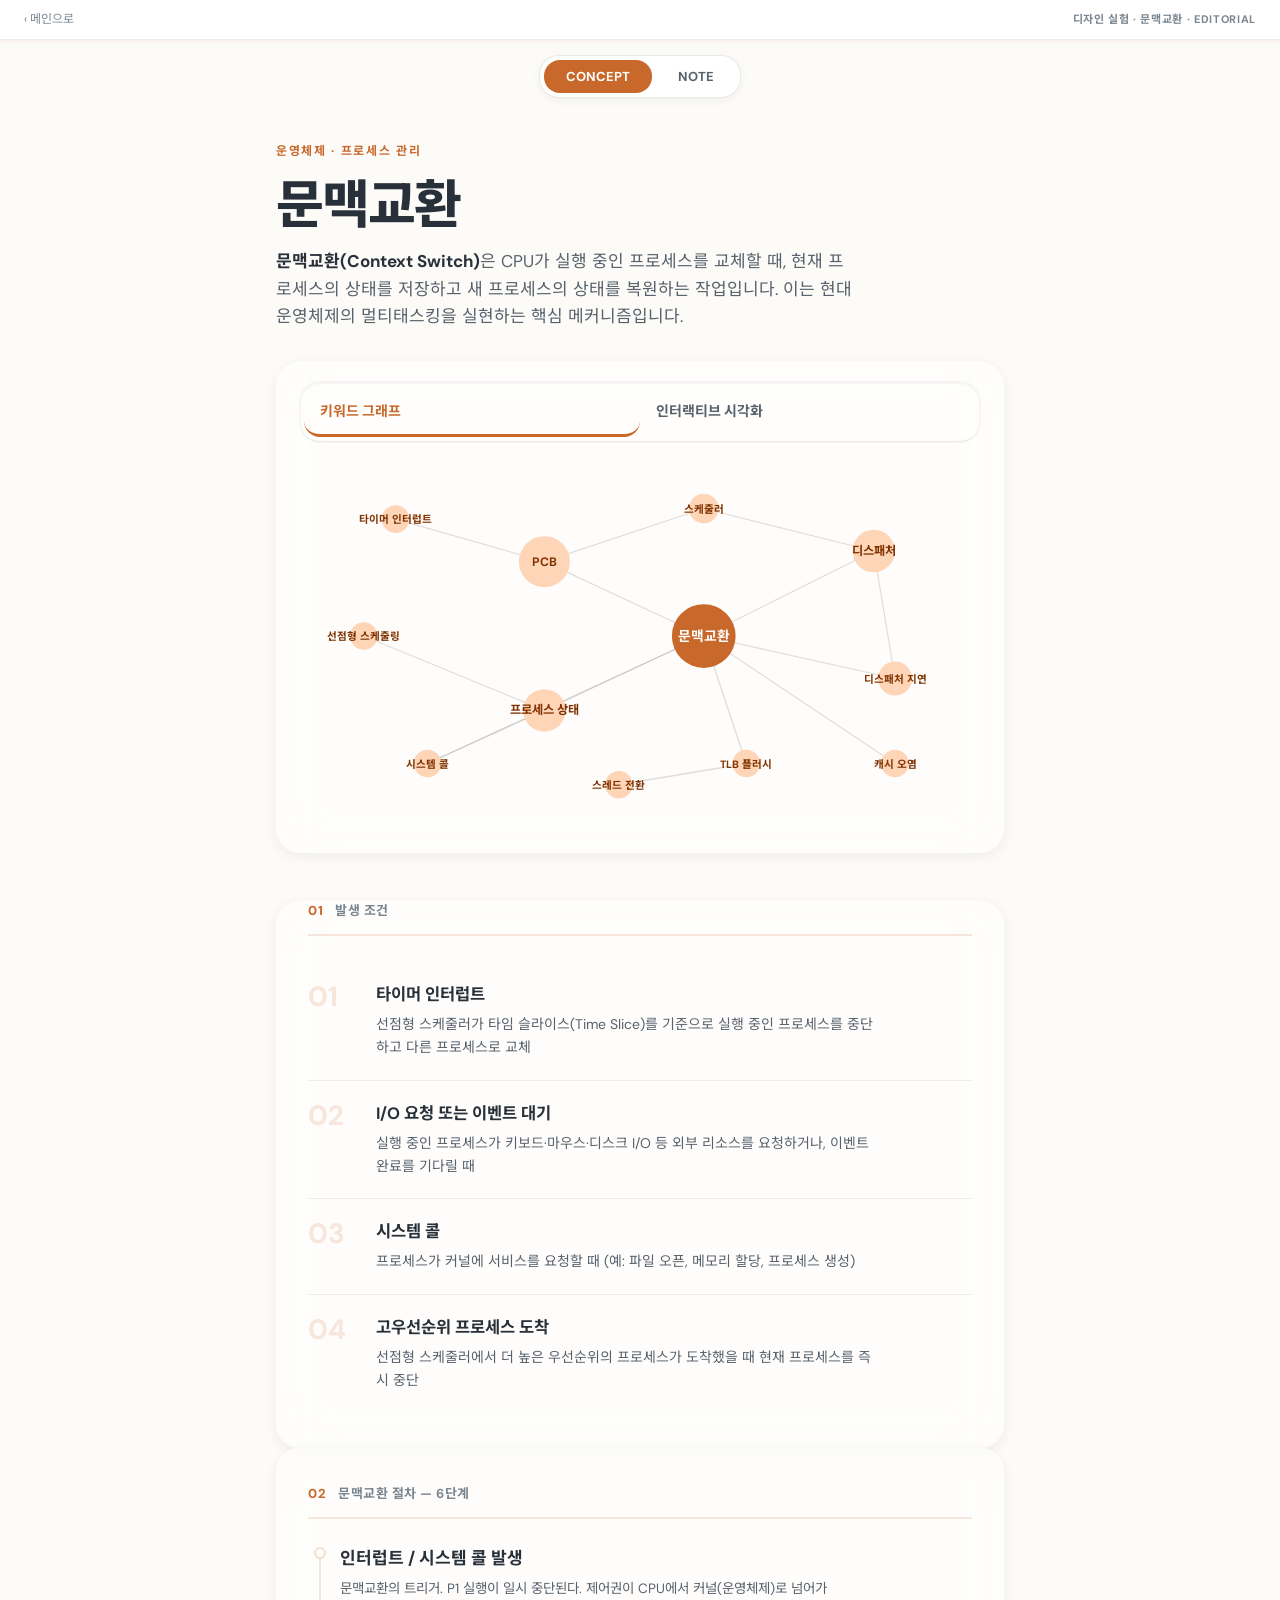
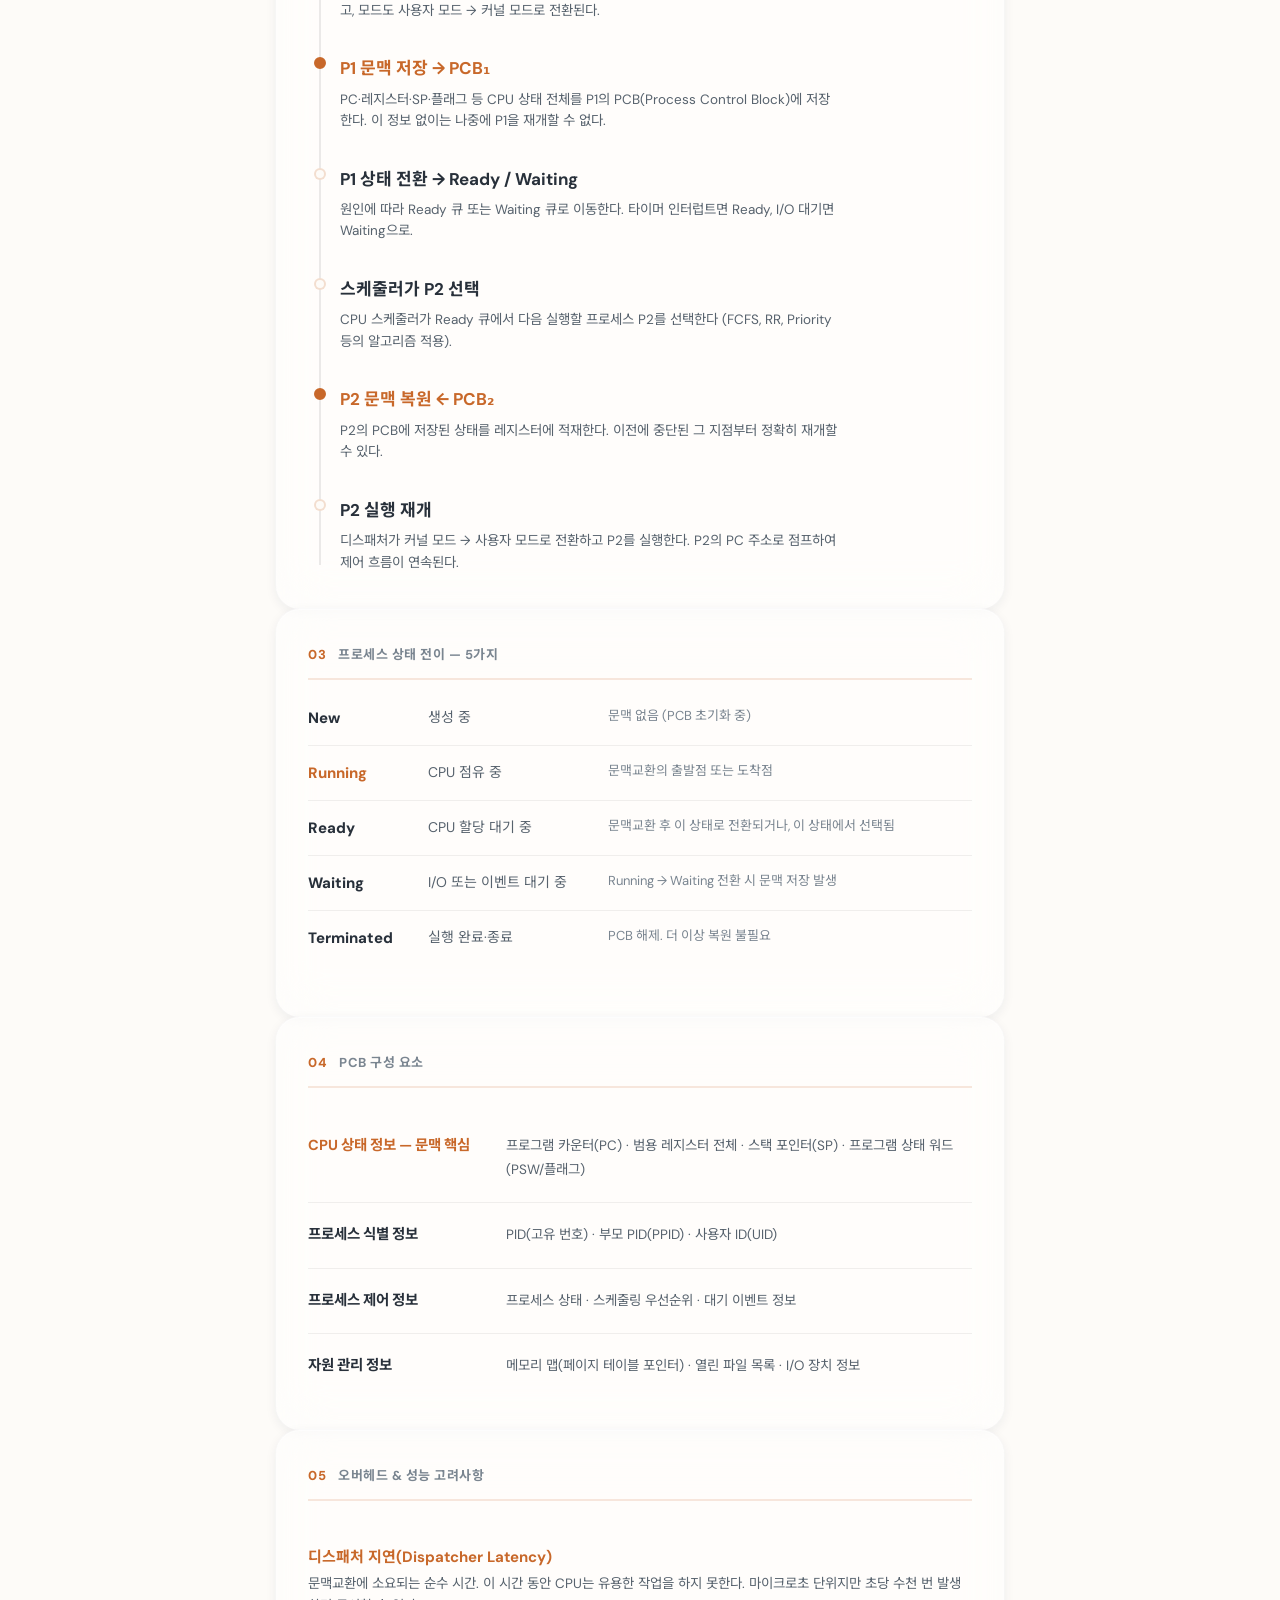
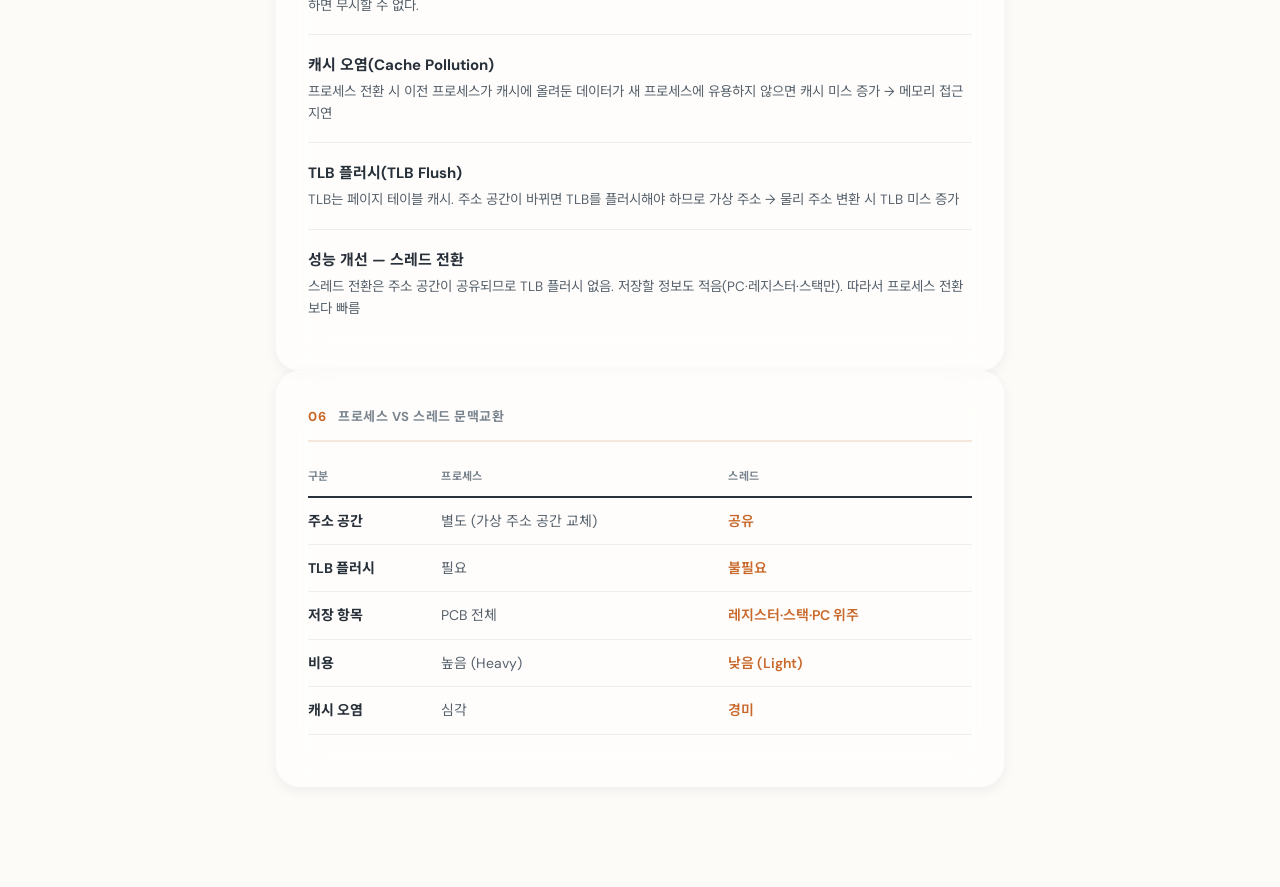
<file: test-design.html>
<!DOCTYPE html>
<html lang="ko">
<head>
<meta charset="UTF-8">
<meta name="viewport" content="width=device-width, initial-scale=1.0">
<title>디자인 실험 — 문맥교환 (Context Switch) | CS.im</title>
<link rel="stylesheet" href="css/variables.css">
<link rel="stylesheet" href="css/components.css">
<style>
  :root {
    /* 모든 파스텔 색상에 어울리는 따뜻하고 중립적인 배경 */
    --td-bg-page:    #FDFBF8;
    --td-bg-white:   #FFFFFF;
    
    /* 운영체제 과목 색상 (피치 코랄) */
    --td-primary-bg:    #FFD5B8;
    --td-primary-text:  #803300;
    --td-primary-deep:  #C8682A;
    --td-primary-light: rgba(200, 104, 42, 0.08);
  }
  
  * { box-sizing: border-box; }
  body { background: var(--td-bg-page) !important; }

  .sticky-header-group {
    position: sticky; top: 0; z-index: 50;
    background: var(--td-bg-page);
  }
  .test-banner {
    background: var(--td-bg-white);
    border-bottom: 1px solid var(--border-light);
    padding: 10px 24px;
    display: flex; align-items: center; justify-content: space-between;
    gap: 16px; flex-wrap: wrap;
  }
  .test-banner-label { font-size: 11px; font-weight: 700; letter-spacing: .06em; color: var(--text-tertiary); text-transform: uppercase; }
  .test-back { font-size: 12px; color: var(--text-tertiary); cursor: pointer; }
  .test-back:hover { color: var(--text-secondary); }

  .ed-page { max-width: 700px; margin: 0 auto; padding: 36px 24px 100px; }
  @media (min-width: 1024px) { .ed-page { max-width: 760px; padding: 32px 16px 100px; } }

  .ed-eyebrow { font-size: 12px; font-weight: 700; letter-spacing: .14em; text-transform: uppercase; color: var(--td-primary-deep); margin-bottom: 16px; }
  .ed-title { font-size: 52px; font-weight: 800; letter-spacing: -.04em; line-height: .98; color: var(--text-primary); margin-bottom: 20px; }
  .ed-lede { font-size: 17px; color: var(--text-secondary); line-height: 1.6; max-width: 580px; margin-bottom: 32px; }
  .ed-lede strong { color: var(--text-primary); font-weight: 700; }

  /* ── 둘러보기: 키워드 그래프 / 인터랙티브 시각화 — 탭 스타일 ── */
  .explore-tabs {
    margin-bottom: 48px;
  }
  .explore-tab-buttons {
    display: flex;
    gap: 0;
    border-bottom: 1px solid rgba(0, 0, 0, 0.08);
    margin-bottom: 24px;
  }
  .explore-tab-btn {
    flex: 1;
    padding: 14px 16px;
    background: none;
    border: none;
    cursor: pointer;
    font-size: 14px;
    font-weight: 700;
    color: var(--text-secondary);
    font-family: var(--font-body, var(--font-main));
    border-bottom: 3px solid transparent;
    transition: all .2s;
    text-align: left;
    position: relative;
  }
  .explore-tab-btn:hover {
    color: var(--text-primary);
  }
  .explore-tab-btn.active {
    color: var(--td-primary-deep);
    border-bottom-color: var(--td-primary-deep);
  }
  .explore-tab-content {
    display: none;
  }
  .explore-tab-content.active {
    display: block;
  }
  .keyword-graph-wrap svg { width: 100%; height: auto; display: block; }
  .kw-node-circle { transition: r .15s; cursor: pointer; }
  .kw-node-circle:hover { opacity: .8; }
  .kw-node-text { font-family: var(--font-body, var(--font-main)); pointer-events: none; }
  .kw-edge { stroke: rgba(0, 0, 0, 0.12); stroke-width: 1.2; }

  /* ── 스크롤 프로그레스 바 ── */
  .scroll-progress {
    height: 3px;
    background: rgba(200, 104, 42, 0.12);
    overflow: hidden;
  }
  .scroll-progress-bar {
    height: 100%;
    width: 0%;
    background: #FFD5B8;
    transition: width .1s linear;
    border-radius: 0 2px 2px 0;
  }

  /* ── Concept / Note 토글: 가운데 정렬 + 상단 고정 ── */
  .mode-toggle-sticky {
    background: var(--td-bg-page);
    padding: 12px 0;
    display: flex; justify-content: center;
  }
  .mode-toggle {
    display: inline-flex; gap: 4px; background: var(--td-bg-white);
    border-radius: 20px; padding: 4px; border: 1px solid var(--border-light);
    box-shadow: 0 2px 10px rgba(0,0,0,.05);
  }
  .mode-toggle-btn {
    font-size: 13px; font-weight: 700; padding: 8px 22px; border-radius: 16px; cursor: pointer;
    border: none; background: none; color: var(--text-secondary);
    font-family: var(--font-body, var(--font-main)); transition: all .15s; text-transform: uppercase;
  }
  .mode-toggle-btn.active { background: var(--td-primary-deep); color: white; }
  .mode-panel { display: none; }
  .mode-panel.active { display: block; }

  /* ── 맨 위로 가기 버튼 ── */
  .scroll-top-btn {
    position: fixed; bottom: 28px; right: 28px; z-index: 60;
    width: 44px; height: 44px; border-radius: 50%;
    background: var(--text-primary); color: var(--td-bg-white);
    border: none; cursor: pointer; font-size: 18px;
    display: flex; align-items: center; justify-content: center;
    box-shadow: 0 3px 12px rgba(0,0,0,.18);
    opacity: 0; pointer-events: none; transition: opacity .2s, transform .15s;
  }
  .scroll-top-btn.visible { opacity: 1; pointer-events: auto; }
  .scroll-top-btn:hover { transform: translateY(-2px); }

  .ed-h2 {
    font-size: 13px; font-weight: 700; letter-spacing: .04em;
    color: var(--text-tertiary); margin: 0 0 26px;
    display: flex; align-items: baseline; gap: 12px;
    padding-bottom: 12px;
    border-bottom: 2px solid rgba(200, 104, 42, 0.15);
  }
  .ed-h2 .num { font-size: 13px; color: var(--td-primary-deep); font-weight: 800; }

  /* ── 섹션: Editorial 스타일 ── */
  .ed-section {
    margin-bottom: 0;
    padding-top: 36px;
    padding-bottom: 36px;
    border-top: none;
  }
  .ed-section:first-of-type { padding-top: 0; }

  /* ── 발생 조건: 박스 제거, 큰 숫자 + 텍스트 흐름 ── */
  .ed-trigger { display: flex; gap: 24px; padding: 20px 0; }
  .ed-trigger:not(:last-child) { border-bottom: 1px solid rgba(0, 0, 0, 0.06); }
  .ed-trigger-n { font-size: 28px; font-weight: 800; color: rgba(200, 104, 42, 0.15); min-width: 44px; line-height: 1.1; }
  .ed-trigger-name { font-size: 16.5px; font-weight: 700; color: var(--text-primary); margin-bottom: 5px; }
  .ed-trigger-desc { font-size: 14px; color: var(--text-secondary); line-height: 1.65; max-width: 500px; }

  /* ── 절차: 타임라인 선이 끊기지 않게, 강조는 점 색상으로만 ── */
  .ed-flow { position: relative; padding-left: 32px; }
  .ed-flow::before { content:''; position:absolute; left:11px; top:8px; bottom:8px; width:2px; background: rgba(0, 0, 0, 0.08); }
  .ed-flowstep { position: relative; padding-bottom: 34px; }
  .ed-flowstep:last-child { padding-bottom: 0; }
  .ed-flowstep::before {
    content:''; position:absolute; left:-26px; top:2px; width:12px; height:12px;
    border-radius:50%; background: var(--td-bg-page); border:2.5px solid rgba(200, 104, 42, 0.2); z-index: 1;
  }
  .ed-flowstep.accent::before { border-color: var(--td-primary-deep); background: var(--td-primary-deep); }
  .ed-flowstep-title { font-size: 17px; font-weight: 700; color: var(--text-primary); margin-bottom: 6px; }
  .ed-flowstep.accent .ed-flowstep-title { color: var(--td-primary-deep); }
  .ed-flowstep-desc { font-size: 13.5px; color: var(--text-secondary); line-height: 1.6; max-width: 500px; }

  /* ── 상태 전이: 박스 제거, Editorial 표 (가로선만) ── */
  .ed-statetable { width: 100%; font-size: 14px; border-collapse: collapse; margin-bottom: 16px; }
  .ed-statetable tr { border-bottom: 1px solid rgba(0, 0, 0, 0.06); }
  .ed-statetable tr:first-child td { padding-top: 0; }
  .ed-statetable tr:last-child { border-bottom: none; }
  .ed-statetable td { padding: 15px 10px; vertical-align: top; }
  .ed-statetable td:first-child { font-weight: 800; color: var(--text-primary); width: 110px; font-size: 15px; padding-left: 0; }
  .ed-statetable tr.running td:first-child { color: var(--td-primary-deep); }
  .ed-statetable td:nth-child(2) { color: var(--text-secondary); width: 180px; }
  .ed-statetable td:last-child { color: var(--text-tertiary); font-size: 13px; padding-right: 0; }

  /* ── PCB: 박스 제거, Editorial 행 ── */
  .ed-pcb-row { display: flex; gap: 28px; padding: 20px 0; }
  .ed-pcb-row:not(:last-child) { border-bottom: 1px solid rgba(0, 0, 0, 0.06); }
  .ed-pcb-row:first-child { padding-top: 0; }
  .ed-pcb-row:last-child { padding-bottom: 16px; }
  .ed-pcb-label-col { min-width: 170px; font-size: 14.5px; font-weight: 700; color: var(--text-primary); }
  .ed-pcb-row.accent .ed-pcb-label-col { color: var(--td-primary-deep); }
  .ed-pcb-items { flex: 1; font-size: 13.5px; color: var(--text-secondary); line-height: 1.8; }

  /* ── 오버헤드: Editorial 리스트 ── */
  .ed-over-item { padding: 18px 0; }
  .ed-over-item:not(:last-child) { border-bottom: 1px solid rgba(0, 0, 0, 0.06); }
  .ed-over-item:first-child { padding-top: 0; }
  .ed-over-item:last-child { padding-bottom: 16px; }
  .ed-over-label { font-size: 15px; font-weight: 700; color: var(--text-primary); margin-bottom: 4px; }
  .ed-over-label.accent { color: var(--td-primary-deep); }
  .ed-over-desc { font-size: 13.5px; color: var(--text-secondary); line-height: 1.6; }

  /* ── 비교표: 선만 ── */
  .ed-vstable { width: 100%; font-size: 14px; border-collapse: collapse; margin-bottom: 16px; }
  .ed-vstable th { text-align: left; font-size: 11px; font-weight: 700; letter-spacing: .04em; color: var(--text-tertiary); padding: 0 10px 10px 0; border-bottom: 2px solid var(--text-primary); }
  .ed-vstable td { padding: 12px 10px 12px 0; border-bottom: 1px solid rgba(0, 0, 0, 0.06); color: var(--text-secondary); }
  .ed-vstable td:first-child { font-weight: 700; color: var(--text-primary); }
  .ed-vstable td:last-child { color: var(--td-primary-deep); font-weight: 600; }

  /* ── Note 모드: 전부 박스 제거, Editorial 통일 ── */
  .ed-essay-group { margin-bottom: 26px; }
  .ed-essay-group:last-child { margin-bottom: 0; }
  .ed-essay-label { font-size: 13px; font-weight: 700; color: var(--td-primary-deep); margin-bottom: 10px; }
  .ed-essay-item { font-size: 14px; color: var(--text-secondary); line-height: 1.7; padding-left: 16px; position: relative; margin-bottom: 5px; }
  .ed-essay-item::before { content:'—'; position:absolute; left:0; color: rgba(0, 0, 0, 0.08); }

  .ed-check { display: flex; gap: 14px; padding: 18px 0; font-size: 14px; line-height: 1.65; color: var(--text-secondary); }
  .ed-check:not(:last-child) { border-bottom: 1px solid rgba(0, 0, 0, 0.06); }
  .ed-check:first-child { padding-top: 0; }
  .ed-check:last-child { padding-bottom: 16px; }
  .ed-check-label { font-size: 11px; font-weight: 700; letter-spacing: .06em; text-transform: uppercase; flex-shrink: 0; width: 76px; padding-top: 2px; }
  .ed-check-label.danger { color: #C03838; }
  .ed-check-label.success { color: #3A8858; }
  .ed-check-body { flex: 1; }
  .ed-check-body strong { color: var(--text-primary); }

  /* ── 기출 포인트: 박스 제거, 빈출도를 점 표시로 ── */
  .ed-exam-meta { font-size: 14px; color: var(--text-secondary); line-height: 1.8; margin-bottom: 36px; }
  .ed-exam-meta .years { font-size: 20px; font-weight: 800; color: var(--text-primary); letter-spacing: -.01em; display: block; margin-bottom: 8px; }
  .ed-exam-item { display: flex; gap: 16px; padding: 16px 0; align-items: baseline; }
  .ed-exam-item:not(:last-child) { border-bottom: 1px solid rgba(0, 0, 0, 0.06); }
  .ed-exam-item:first-child { padding-top: 0; }
  .ed-exam-item:last-child { padding-bottom: 16px; }
  .ed-exam-year { font-size: 13px; font-weight: 800; color: var(--td-primary-deep); width: 60px; flex-shrink: 0; text-align: center; }
  .ed-exam-freq-dot { display: inline-block; width: 6px; height: 6px; border-radius: 50%; background: var(--td-primary-deep); margin-right: 8px; vertical-align: middle; }
  .ed-exam-freq-dot.invisible { background: transparent; }
  .ed-exam-text { font-size: 14px; color: var(--text-secondary); line-height: 1.6; }

  /* ── 리마인드 ── */
  .ed-quiz-item { padding: 26px 0; }
  .ed-quiz-item:not(:last-child) { border-bottom: 1px solid rgba(0, 0, 0, 0.06); }
  .ed-quiz-item:first-child { padding-top: 0; }
  .ed-quiz-item:last-child { padding-bottom: 16px; }
  .ed-quiz-n { font-size: 11.5px; font-weight: 700; color: var(--text-tertiary); margin-bottom: 8px; letter-spacing: .04em; text-transform: uppercase; }
  .ed-quiz-q { font-size: 16px; font-weight: 600; color: var(--text-primary); line-height: 1.55; margin-bottom: 16px; max-width: 560px; }

  /* OX: 클릭 가능함이 분명하게 보이도록 배경+테두리 기본 제공, 누른 것만 색칠 */
  /* OX: 박스 없이 큰 타이포. 화면 폭을 활용해 크게, 클릭 안내는 hover 색 변화로만 */
  .ed-quiz-ox { display: flex; gap: 36px; justify-content: center; }
  .ed-quiz-ox-btn {
    font-size: 34px; font-weight: 800; color: rgba(200, 104, 42, 0.15);
    cursor: pointer; background: none; border: none; padding: 4px 0;
    font-family: var(--font-body); transition: color .15s; line-height: 1;
  }
  .ed-quiz-ox-btn:hover { color: var(--text-secondary); }
  .ed-quiz-ox-btn.picked-correct { color: #3A8858; }
  .ed-quiz-ox-btn.picked-wrong { color: #C03838; }

  /* 객관식: 박스 없음. 정답은 색상+볼드, 오답은 취소선만 */
  .ed-quiz-mc { display: flex; flex-direction: column; gap: 10px; max-width: 540px; }
  .ed-quiz-mc-btn {
    text-align: left; font-size: 14.5px; color: var(--text-secondary); cursor: pointer;
    background: none; border: none; padding: 0; font-family: var(--font-body);
    line-height: 1.5; transition: color .15s; display: block;
  }
  .ed-quiz-mc-btn:hover { color: var(--text-primary); }
  .ed-quiz-mc-btn.correct { color: var(--td-primary-deep); font-weight: 700; }
  .ed-quiz-mc-btn.wrong { color: var(--text-tertiary); text-decoration: line-through; }

  /* 빈칸: 텍스트 링크처럼 가볍게, 본문 흐름 안에 */
  .ed-quiz-fill-btn {
    font-size: 14px; font-weight: 600; color: var(--td-primary-deep); cursor: pointer;
    background: none; border: none; padding: 0; font-family: var(--font-body);
    text-decoration: underline; text-decoration-color: rgba(200, 104, 42, 0.25); text-underline-offset: 3px;
  }
  .ed-quiz-fill-btn:hover { color: var(--text-primary); }
  .ed-quiz-fill-answer { font-size: 15px; }
  .ed-quiz-fill-answer .fill-label { font-weight: 600; color: var(--text-primary); }
  .ed-quiz-fill-answer .fill-value { font-weight: 700; color: var(--td-primary-deep); }

  .ed-quiz-explain { font-size: 13.5px; color: var(--text-tertiary); line-height: 1.6; margin-top: 12px; max-width: 540px; }

  .quiz-footer { display: flex; justify-content: center; margin-top: 48px; padding: 16px 0; }
  .ed-reset { font-size: 13px; font-weight: 600; color: rgba(200, 104, 42, 0.4); cursor: pointer; background: none; border: none; padding: 8px 18px; font-family: var(--font-body); transition: color .15s; }
  .ed-reset:hover { color: var(--text-tertiary); }

  @media (max-width: 720px) {
    .ed-title { font-size: 34px; }
    .ed-page { padding: 28px 16px 80px; }
    .ed-pcb-row { flex-direction: column; gap: 6px; }

    .ed-statetable { margin-bottom: 20px; }
    .ed-statetable thead { display: none; }
    .ed-statetable tr {
      display: block;
      padding: 16px 0;
      border-bottom: 1px solid rgba(0, 0, 0, 0.06);
    }
    .ed-statetable tr:last-child { border-bottom: none; }
    .ed-statetable td {
      display: flex;
      gap: 12px;
      width: 100%;
      padding: 6px 0;
      font-size: 13.5px;
    }
    .ed-statetable td::before {
      content: attr(data-label);
      flex: 0 0 auto;
      font-size: 11px;
      font-weight: 700;
      letter-spacing: .03em;
      color: var(--text-tertiary);
      text-transform: uppercase;
    }
    .ed-statetable td:first-child {
      font-size: 15px;
      padding-top: 0;
      padding-bottom: 8px;
      margin-bottom: 2px;
      border-bottom: 1px solid rgba(0, 0, 0, 0.06);
    }
  }
</style>
</head>
<body>

<div class="sticky-header-group">
  <div class="test-banner">
    <span class="test-back" onclick="location.href='index.html'">‹ 메인으로</span>
    <div class="test-banner-label">디자인 실험 · 문맥교환 · Editorial</div>
  </div>
  <div class="scroll-progress"><div class="scroll-progress-bar" id="scrollProgressBar"></div></div>
  <div class="mode-toggle-sticky">
    <div class="mode-toggle">
      <button class="mode-toggle-btn active" id="btn-concept" onclick="setMode('concept')">Concept</button>
      <button class="mode-toggle-btn" id="btn-tip" onclick="setMode('tip')">Note</button>
    </div>
  </div>
</div>

<div class="ed-page">

  <div class="ed-eyebrow">운영체제 · 프로세스 관리</div>
  <div class="ed-title">문맥교환</div>
  <div class="ed-lede"><strong>문맥교환(Context Switch)</strong>은 CPU가 실행 중인 프로세스를 교체할 때, 현재 프로세스의 상태를 저장하고 새 프로세스의 상태를 복원하는 작업입니다. 이는 현대 운영체제의 멀티태스킹을 실현하는 핵심 메커니즘입니다.</div>

  <!-- ── 둘러보기: 키워드 그래프 / 인터랙티브 시각화 — 탭 스타일 ── -->
  <div class="explore-tabs">
    <div class="explore-tab-buttons">
      <button class="explore-tab-btn active" onclick="switchExploreTab('kw')">키워드 그래프</button>
      <button class="explore-tab-btn" onclick="switchExploreTab('viz')">인터랙티브 시각화</button>
    </div>
    <div class="explore-tab-content active" id="content-kw">
      <div class="keyword-graph-wrap" id="kwGraphWrap"></div>
    </div>
    <div class="explore-tab-content" id="content-viz">
      <div id="viz-container"></div>
    </div>
  </div>

  <!-- ══════════════════════════ Concept ══════════════════════════ -->
  <div class="mode-panel active" id="mode-concept">

    <div class="ed-section">
      <div class="ed-h2"><span class="num">01</span> 발생 조건</div>
      <div class="ed-trigger"><div class="ed-trigger-n">01</div><div><div class="ed-trigger-name">타이머 인터럽트</div><div class="ed-trigger-desc">선점형 스케줄러가 타임 슬라이스(Time Slice)를 기준으로 실행 중인 프로세스를 중단하고 다른 프로세스로 교체</div></div></div>
      <div class="ed-trigger"><div class="ed-trigger-n">02</div><div><div class="ed-trigger-name">I/O 요청 또는 이벤트 대기</div><div class="ed-trigger-desc">실행 중인 프로세스가 키보드·마우스·디스크 I/O 등 외부 리소스를 요청하거나, 이벤트 완료를 기다릴 때</div></div></div>
      <div class="ed-trigger"><div class="ed-trigger-n">03</div><div><div class="ed-trigger-name">시스템 콜</div><div class="ed-trigger-desc">프로세스가 커널에 서비스를 요청할 때 (예: 파일 오픈, 메모리 할당, 프로세스 생성)</div></div></div>
      <div class="ed-trigger"><div class="ed-trigger-n">04</div><div><div class="ed-trigger-name">고우선순위 프로세스 도착</div><div class="ed-trigger-desc">선점형 스케줄러에서 더 높은 우선순위의 프로세스가 도착했을 때 현재 프로세스를 즉시 중단</div></div></div>
    </div>

    <div class="ed-section">
      <div class="ed-h2"><span class="num">02</span> 문맥교환 절차 — 6단계</div>
      <div class="ed-flow">
        <div class="ed-flowstep"><div class="ed-flowstep-title">인터럽트 / 시스템 콜 발생</div><div class="ed-flowstep-desc">문맥교환의 트리거. P1 실행이 일시 중단된다. 제어권이 CPU에서 커널(운영체제)로 넘어가고, 모드도 사용자 모드 → 커널 모드로 전환된다.</div></div>
        <div class="ed-flowstep accent"><div class="ed-flowstep-title">P1 문맥 저장 → PCB₁</div><div class="ed-flowstep-desc">PC·레지스터·SP·플래그 등 CPU 상태 전체를 P1의 PCB(Process Control Block)에 저장한다. 이 정보 없이는 나중에 P1을 재개할 수 없다.</div></div>
        <div class="ed-flowstep"><div class="ed-flowstep-title">P1 상태 전환 → Ready / Waiting</div><div class="ed-flowstep-desc">원인에 따라 Ready 큐 또는 Waiting 큐로 이동한다. 타이머 인터럽트면 Ready, I/O 대기면 Waiting으로.</div></div>
        <div class="ed-flowstep"><div class="ed-flowstep-title">스케줄러가 P2 선택</div><div class="ed-flowstep-desc">CPU 스케줄러가 Ready 큐에서 다음 실행할 프로세스 P2를 선택한다 (FCFS, RR, Priority 등의 알고리즘 적용).</div></div>
        <div class="ed-flowstep accent"><div class="ed-flowstep-title">P2 문맥 복원 ← PCB₂</div><div class="ed-flowstep-desc">P2의 PCB에 저장된 상태를 레지스터에 적재한다. 이전에 중단된 그 지점부터 정확히 재개할 수 있다.</div></div>
        <div class="ed-flowstep"><div class="ed-flowstep-title">P2 실행 재개</div><div class="ed-flowstep-desc">디스패처가 커널 모드 → 사용자 모드로 전환하고 P2를 실행한다. P2의 PC 주소로 점프하여 제어 흐름이 연속된다.</div></div>
      </div>
    </div>

    <div class="ed-section">
      <div class="ed-h2"><span class="num">03</span> 프로세스 상태 전이 — 5가지</div>
      <table class="ed-statetable">
        <tr><td data-label="상태">New</td><td data-label="의미">생성 중</td><td data-label="설명">문맥 없음 (PCB 초기화 중)</td></tr>
        <tr class="running"><td data-label="상태">Running</td><td data-label="의미">CPU 점유 중</td><td data-label="설명">문맥교환의 출발점 또는 도착점</td></tr>
        <tr><td data-label="상태">Ready</td><td data-label="의미">CPU 할당 대기 중</td><td data-label="설명">문맥교환 후 이 상태로 전환되거나, 이 상태에서 선택됨</td></tr>
        <tr><td data-label="상태">Waiting</td><td data-label="의미">I/O 또는 이벤트 대기 중</td><td data-label="설명">Running → Waiting 전환 시 문맥 저장 발생</td></tr>
        <tr><td data-label="상태">Terminated</td><td data-label="의미">실행 완료·종료</td><td data-label="설명">PCB 해제. 더 이상 복원 불필요</td></tr>
      </table>
    </div>

    <div class="ed-section">
      <div class="ed-h2"><span class="num">04</span> PCB 구성 요소</div>
      <div class="ed-pcb-row accent"><div class="ed-pcb-label-col">CPU 상태 정보 — 문맥 핵심</div><div class="ed-pcb-items">프로그램 카운터(PC) · 범용 레지스터 전체 · 스택 포인터(SP) · 프로그램 상태 워드(PSW/플래그)</div></div>
      <div class="ed-pcb-row"><div class="ed-pcb-label-col">프로세스 식별 정보</div><div class="ed-pcb-items">PID(고유 번호) · 부모 PID(PPID) · 사용자 ID(UID)</div></div>
      <div class="ed-pcb-row"><div class="ed-pcb-label-col">프로세스 제어 정보</div><div class="ed-pcb-items">프로세스 상태 · 스케줄링 우선순위 · 대기 이벤트 정보</div></div>
      <div class="ed-pcb-row"><div class="ed-pcb-label-col">자원 관리 정보</div><div class="ed-pcb-items">메모리 맵(페이지 테이블 포인터) · 열린 파일 목록 · I/O 장치 정보</div></div>
    </div>

    <div class="ed-section">
      <div class="ed-h2"><span class="num">05</span> 오버헤드 & 성능 고려사항</div>
      <div class="ed-over-item"><div class="ed-over-label accent">디스패처 지연(Dispatcher Latency)</div><div class="ed-over-desc">문맥교환에 소요되는 순수 시간. 이 시간 동안 CPU는 유용한 작업을 하지 못한다. 마이크로초 단위지만 초당 수천 번 발생하면 무시할 수 없다.</div></div>
      <div class="ed-over-item"><div class="ed-over-label">캐시 오염(Cache Pollution)</div><div class="ed-over-desc">프로세스 전환 시 이전 프로세스가 캐시에 올려둔 데이터가 새 프로세스에 유용하지 않으면 캐시 미스 증가 → 메모리 접근 지연</div></div>
      <div class="ed-over-item"><div class="ed-over-label">TLB 플러시(TLB Flush)</div><div class="ed-over-desc">TLB는 페이지 테이블 캐시. 주소 공간이 바뀌면 TLB를 플러시해야 하므로 가상 주소 → 물리 주소 변환 시 TLB 미스 증가</div></div>
      <div class="ed-over-item"><div class="ed-over-label">성능 개선 — 스레드 전환</div><div class="ed-over-desc">스레드 전환은 주소 공간이 공유되므로 TLB 플러시 없음. 저장할 정보도 적음(PC·레지스터·스택만). 따라서 프로세스 전환보다 빠름</div></div>
    </div>

    <div class="ed-section">
      <div class="ed-h2"><span class="num">06</span> 프로세스 vs 스레드 문맥교환</div>
      <table class="ed-vstable">
        <thead><tr><th>구분</th><th>프로세스</th><th>스레드</th></tr></thead>
        <tbody>
          <tr><td>주소 공간</td><td>별도 (가상 주소 공간 교체)</td><td>공유</td></tr>
          <tr><td>TLB 플러시</td><td>필요</td><td>불필요</td></tr>
          <tr><td>저장 항목</td><td>PCB 전체</td><td>레지스터·스택·PC 위주</td></tr>
          <tr><td>비용</td><td>높음 (Heavy)</td><td>낮음 (Light)</td></tr>
          <tr><td>캐시 오염</td><td>심각</td><td>경미</td></tr>
        </tbody>
      </table>
    </div>

  </div>

  <!-- ══════════════════════════ Note ══════════════════════════ -->
  <div class="mode-panel" id="mode-tip">

    <div class="ed-section">
      <div class="ed-h2"><span class="num">01</span> 논술 답안 구조</div>
      <div class="ed-essay-group"><div class="ed-essay-label">개념 정의</div>
        <div class="ed-essay-item">문맥교환 정의: CPU 실행 프로세스 교체 시 현재 상태 저장 + 새 프로세스 상태 복원</div>
        <div class="ed-essay-item">문맥(Context): PCB에 저장되는 CPU 상태 정보 전체</div>
      </div>
      <div class="ed-essay-group"><div class="ed-essay-label">발생 조건 및 절차</div>
        <div class="ed-essay-item">트리거: 타이머 인터럽트 / I/O 요청 / 시스템 콜 / 고우선순위 프로세스 도착</div>
        <div class="ed-essay-item">절차: P1 저장(PCB₁) → P1 큐 이동 → P2 선택 → P2 복원(PCB₂) → P2 실행</div>
      </div>
      <div class="ed-essay-group"><div class="ed-essay-label">PCB 구성 & 역할</div>
        <div class="ed-essay-item">PCB 저장 핵심: PC·레지스터·SP·플래그·메모리 맵·파일 디스크립터 등</div>
        <div class="ed-essay-item">PCB 없으면 중단된 프로세스 재개 불가</div>
      </div>
      <div class="ed-essay-group"><div class="ed-essay-label">오버헤드 & 의의</div>
        <div class="ed-essay-item">문맥교환 중 CPU는 유용한 작업 수행 불가 → 순수 오버헤드</div>
        <div class="ed-essay-item">멀티태스킹 구현의 핵심 메커니즘. 스레드 전환은 프로세스 전환보다 경량</div>
      </div>
    </div>

    <div class="ed-section">
      <div class="ed-h2"><span class="num">02</span> 체크 포인트</div>
      <div class="ed-check"><span class="ed-check-label danger">혼동 주의</span><div class="ed-check-body"><strong>문맥교환 ≠ CPU 스케줄링.</strong> 스케줄링은 "누구를 실행할지" 결정하는 정책. 문맥교환은 그 결정을 실행하는 메커니즘</div></div>
      <div class="ed-check"><span class="ed-check-label danger">혼동 주의</span><div class="ed-check-body"><strong>문맥교환 ≠ 인터럽트 처리.</strong> 인터럽트 발생 시 커널이 제어권을 가지지만, 같은 프로세스로 돌아가면 문맥교환이 아님</div></div>
      <div class="ed-check"><span class="ed-check-label success">핵심 암기</span><div class="ed-check-body"><strong>PCB 저장 핵심 3요소:</strong> 프로그램 카운터(PC) + 범용 레지스터 + 프로그램 상태 워드(플래그)</div></div>
      <div class="ed-check"><span class="ed-check-label success">핵심 암기</span><div class="ed-check-body"><strong>스레드 문맥교환 < 프로세스 문맥교환:</strong> 주소 공간 공유 → TLB 플러시 불필요 → 빠르고 경량</div></div>
    </div>

    <div class="ed-section">
      <div class="ed-h2"><span class="num">03</span> 기출 포인트</div>
      <div class="ed-exam-meta"><span class="years">2016 · 2018 · 2019 · 2020 · 2022</span>PCB 구성 요소, 문맥교환 정의 및 절차, 디스패처 개념, 프로세스 상태 전이, 스레드 vs 프로세스 비교</div>

      <div class="ed-exam-item"><div class="ed-exam-year">2020중</div><div class="ed-exam-text"><span class="ed-exam-freq-dot"></span>문맥교환 시 저장되는 프로그램 카운터(PC), 레지스터, SP 등의 정보</div></div>
      <div class="ed-exam-item"><div class="ed-exam-year">2018중</div><div class="ed-exam-text"><span class="ed-exam-freq-dot"></span>PCB 구성 요소(프로세스 상태, PC, 레지스터, 메모리 정보)</div></div>
      <div class="ed-exam-item"><div class="ed-exam-year">2016중</div><div class="ed-exam-text"><span class="ed-exam-freq-dot"></span>문맥교환의 정의와 발생 조건 (인터럽트·시스템 콜·I/O)</div></div>
      <div class="ed-exam-item"><div class="ed-exam-year">2022중</div><div class="ed-exam-text"><span class="ed-exam-freq-dot"></span>디스패처(Dispatcher)의 역할과 디스패처 지연(Dispatcher Latency)</div></div>
      <div class="ed-exam-item"><div class="ed-exam-year">2019중</div><div class="ed-exam-text"><span class="ed-exam-freq-dot"></span>프로세스 상태 전이 5단계와 전이 조건</div></div>
      <div class="ed-exam-item"><div class="ed-exam-year">상시</div><div class="ed-exam-text"><span class="ed-exam-freq-dot invisible"></span>스레드 문맥교환과 프로세스 문맥교환 비교</div></div>
      <div class="ed-exam-item"><div class="ed-exam-year">상시</div><div class="ed-exam-text"><span class="ed-exam-freq-dot invisible"></span>CPU 스케줄링 알고리즘과 문맥교환 빈도 관계</div></div>
      <div class="ed-exam-item"><div class="ed-exam-year">상시</div><div class="ed-exam-text"><span class="ed-exam-freq-dot invisible"></span>선점형 vs 비선점형 스케줄링에서 문맥교환 발생</div></div>
      <div class="ed-exam-item"><div class="ed-exam-year">상시</div><div class="ed-exam-text"><span class="ed-exam-freq-dot invisible"></span>TLB 플러시와 캐시 오염이 문맥교환 오버헤드에 미치는 영향</div></div>
    </div>

    <div class="ed-section">
      <div class="ed-h2"><span class="num">04</span> 리마인드 — 11문항</div>
      <div id="quiz-list"></div>
    </div>

    <div class="quiz-footer"><button class="ed-reset" onclick="resetQuiz()">전체 초기화</button></div>

  </div>

</div>

<button class="scroll-top-btn" id="scrollTopBtn" onclick="window.scrollTo({top:0,behavior:'smooth'})">↑</button>

<script src="js/data.js"></script>
<script src="js/config.js"></script>
<script src="js/ui.js"></script>
<script>
/* ── 탭 전환 ── */
function switchExploreTab(tab) {
  const btns = document.querySelectorAll('.explore-tab-btn');
  const contents = document.querySelectorAll('.explore-tab-content');
  
  btns.forEach(b => b.classList.remove('active'));
  contents.forEach(c => c.classList.remove('active'));
  
  document.querySelector(`[onclick="switchExploreTab('${tab}')"]`).classList.add('active');
  document.getElementById(`content-${tab}`).classList.add('active');
  
  // viz 탭 클릭 시 lazy-load
  if (tab === 'viz' && !vizLoaded) {
    vizLoaded = true;
    const s = document.createElement('script');
    s.src = 'visualizations/context-switch.js';
    s.onload = hookCtxTabScroll;
    document.body.appendChild(s);
  }
}

/* ── 키워드 그래프 (노드 + 선, 옵시디언 스타일) ── */
const KW_NODES = [
  { id:'core',  label:'문맥교환', x:380, y:160, r:30, core:true },
  { id:'pcb',   label:'PCB', x:230, y:90,  r:24 },
  { id:'disp',  label:'디스패처', x:540, y:80,  r:20 },
  { id:'lat',   label:'디스패처 지연', x:560, y:200, r:16 },
  { id:'state', label:'프로세스 상태', x:230, y:230, r:20 },
  { id:'timer', label:'타이머 인터럽트', x:90,  y:50,  r:13 },
  { id:'sys',   label:'시스템 콜', x:120, y:280, r:13 },
  { id:'tlb',   label:'TLB 플러시', x:420, y:280, r:13 },
  { id:'cache', label:'캐시 오염', x:560, y:280, r:13 },
  { id:'sched', label:'스케줄러', x:380, y:40,  r:14 },
  { id:'preempt', label:'선점형 스케줄링', x:60, y:160, r:13 },
  { id:'thread', label:'스레드 전환', x:300, y:300, r:13 },
];
const KW_EDGES = [
  ['core','pcb'], ['core','disp'], ['core','state'], ['core','lat'],
  ['pcb','timer'], ['pcb','sched'], ['state','sys'], ['state','preempt'],
  ['disp','lat'], ['disp','sched'], ['core','tlb'], ['core','cache'],
  ['tlb','thread'], ['core','sys']
];

function buildKeywordGraph() {
  const wrap = document.getElementById('kwGraphWrap');
  const W = 640, H = 340;

  let svg = `<svg viewBox="0 0 ${W} ${H}" xmlns="http://www.w3.org/2000/svg" id="kwSvg">`;
  svg += `<g id="kwEdgeLayer">`;
  KW_EDGES.forEach(([a,b], i) => {
    svg += `<line class="kw-edge" id="kwEdge${i}" x1="0" y1="0" x2="0" y2="0"/>`;
  });
  svg += `</g><g id="kwNodeLayer">`;
  KW_NODES.forEach(n => {
    const fill = n.core ? 'var(--td-primary-deep)' : 'var(--td-primary-bg)';
    const textColor = n.core ? '#fff' : 'var(--td-primary-text)';
    const fontSize = n.core ? 13 : n.r >= 18 ? 11.5 : 10;
    svg += `<g class="kw-node-group" id="kwNode-${n.id}" data-id="${n.id}" transform="translate(${n.x},${n.y})">
      <circle class="kw-node-circle" r="${n.r}" fill="${fill}"/>
      <text class="kw-node-text" text-anchor="middle" dominant-baseline="central" font-size="${fontSize}" font-weight="700" fill="${textColor}">${n.label}</text>
    </g>`;
  });
  svg += `</g></svg>`;
  wrap.innerHTML = svg;

  function updateEdges() {
    KW_EDGES.forEach(([a,b], i) => {
      const na = KW_NODES.find(n=>n.id===a), nb = KW_NODES.find(n=>n.id===b);
      const edge = document.getElementById('kwEdge' + i);
      if (edge) {
        edge.setAttribute('x1', na.x); edge.setAttribute('y1', na.y);
        edge.setAttribute('x2', nb.x); edge.setAttribute('y2', nb.y);
      }
    });
  }
  updateEdges();

  /* ── 드래그로 노드 옮기기 (옵시디언 그래프 뷰처럼) ── */
  const svgEl = document.getElementById('kwSvg');
  let dragging = null;

  function svgPoint(evt) {
    const rect = svgEl.getBoundingClientRect();
    const cx = evt.touches ? evt.touches[0].clientX : evt.clientX;
    const cy = evt.touches ? evt.touches[0].clientY : evt.clientY;
    const x = (cx - rect.left) / rect.width * W;
    const y = (cy - rect.top) / rect.height * H;
    return { x, y };
  }

  KW_NODES.forEach(n => {
    const g = document.getElementById('kwNode-' + n.id);
    g.style.cursor = 'grab';
    const startDrag = (evt) => {
      evt.preventDefault();
      dragging = n;
      g.style.cursor = 'grabbing';
    };
    g.addEventListener('mousedown', startDrag);
    g.addEventListener('touchstart', startDrag, { passive: false });
  });

  function moveDrag(evt) {
    if (!dragging) return;
    const p = svgPoint(evt);
    dragging.x = Math.max(dragging.r, Math.min(W - dragging.r, p.x));
    dragging.y = Math.max(dragging.r, Math.min(H - dragging.r, p.y));
    const g = document.getElementById('kwNode-' + dragging.id);
    g.setAttribute('transform', `translate(${dragging.x},${dragging.y})`);
    updateEdges();
  }
  function endDrag() {
    if (dragging) {
      const g = document.getElementById('kwNode-' + dragging.id);
      if (g) g.style.cursor = 'grab';
    }
    dragging = null;
  }
  svgEl.addEventListener('mousemove', moveDrag);
  svgEl.addEventListener('touchmove', moveDrag, { passive: false });
  window.addEventListener('mouseup', endDrag);
  window.addEventListener('touchend', endDrag);
}
buildKeywordGraph();

function setMode(mode) {
  document.getElementById('mode-concept').classList.toggle('active', mode === 'concept');
  document.getElementById('mode-tip').classList.toggle('active', mode === 'tip');
  document.getElementById('btn-concept').classList.toggle('active', mode === 'concept');
  document.getElementById('btn-tip').classList.toggle('active', mode === 'tip');
  window.scrollTo({ top: 0, behavior: 'smooth' });
}

let vizLoaded = false;

/* ── 인터랙티브 시각화 내부 탭 변경 시, 탭 바가 보이는 위치로 스크롤 ── */
function hookCtxTabScroll() {
  if (typeof window.ctxTab !== 'function' || window.ctxTab._hooked) return;
  const original = window.ctxTab;
  const wrapped = function(tab) {
    original(tab);
    setTimeout(() => {
      const tabsEl = document.querySelector('#ctx-wrap .cv-tabs');
      if (tabsEl) {
        const rect = tabsEl.getBoundingClientRect();
        const stickyHeight = document.querySelector('.sticky-header-group').offsetHeight;
        window.scrollTo({ top: window.scrollY + rect.top - stickyHeight - 12, behavior: 'smooth' });
      }
    }, 30);
  };
  wrapped._hooked = true;
  window.ctxTab = wrapped;
}

/* ── 맨 위로 가기 버튼 표시 + 스크롤 프로그레스 바 ── */
window.addEventListener('scroll', () => {
  const btn = document.getElementById('scrollTopBtn');
  btn.classList.toggle('visible', window.scrollY > 400);

  const bar = document.getElementById('scrollProgressBar');
  const total = document.documentElement.scrollHeight - window.innerHeight;
  bar.style.width = (total > 0 ? (window.scrollY / total) * 100 : 0) + '%';
});

/* ── 리마인드 퀴즈 ── */
const QUIZ_DATA = [
  { type:'ox', q:'문맥교환(Context Switch)이 발생하는 동안 CPU는 사용자 프로세스의 유용한 작업을 수행할 수 없다.', answer:'O', explain:'문맥교환 시간은 레지스터 저장·복원·메모리 참조만 이루어지므로, 사용자 프로그램 입장에서는 순수 오버헤드다.' },
  { type:'ox', q:'문맥교환 시 저장되는 정보에는 프로그램 카운터(PC), 범용 레지스터, 스택 포인터(SP)가 포함된다.', answer:'O', explain:'이 세 가지가 문맥교환의 핵심. PC가 없으면 어디서 재개할지 몰라 프로세스가 손상된다.' },
  { type:'ox', q:'프로세스 문맥교환과 스레드 문맥교환은 TLB 플러시 필요 여부가 동일하다.', answer:'X', explain:'프로세스 문맥교환은 주소 공간이 바뀌어 TLB 플러시 필요. 스레드는 주소 공간 공유해 TLB 플러시 불필요.' },
  { type:'ox', q:'CPU 스케줄링과 문맥교환은 동일한 개념이다.', answer:'X', explain:'스케줄링은 "어떤 프로세스를 실행할지 결정"하는 정책. 문맥교환은 그 결정을 실행하는 구체적 메커니즘.' },
  { type:'ox', q:'PCB(Process Control Block)에는 열린 파일 목록(파일 디스크립터)이 포함된다.', answer:'O', explain:'PCB는 CPU 상태 정보 외에도 열린 파일 목록, I/O 장치 정보, 메모리 맵 등을 포함한다.' },
  { type:'fill', q:'문맥교환 시 현재 실행 중인 프로세스의 CPU 상태 정보를 저장하는 운영체제의 자료구조를 (   )(이)라 한다.', answer:'PCB (Process Control Block) / 프로세스 제어 블록', explain:'PCB는 프로세스 상태 전환의 중심. 여기에 저장되지 않으면 프로세스 복원이 불가능하다.' },
  { type:'fill', q:'스케줄러가 선택한 프로세스에게 실제로 CPU를 넘기고 레지스터 적재·모드 전환을 수행하는 운영체제 컴포넌트를 (   )(이)라 한다.', answer:'디스패처 (Dispatcher)', explain:'디스패처는 CPU 스케줄링 결정을 실제 실행으로 옮기는 PCB → 레지스터 복원 → PC 점프 등을 담당.' },
  { type:'fill', q:'프로세스가 CPU 실행을 대기하는 상태를 (   ) 상태, I/O 완료를 기다리는 상태를 (   ) 상태라 한다.', answer:'Ready / Waiting (Blocked)', explain:'프로세스 상태 5개: New(생성) → Ready(대기) → Running(실행) → Waiting(블로킹) → Terminated(종료)' },
  { type:'mc', q:'문맥교환에 대한 설명으로 옳지 않은 것은?', options:['문맥교환 중 CPU는 유용한 사용자 작업을 수행하지 못한다.','문맥교환 시 프로그램 카운터(PC)는 필수 저장 항목이다.','문맥교환은 TLB 플러시 없이도 항상 가능하다.','문맥교환 절차에 디스패처가 관여한다.'], answer:2, explain:'문맥교환은 프로세스일 때 TLB 플러시 필요. 이것이 프로세스 전환이 스레드 전환보다 느린 이유다.' },
  { type:'mc', q:'다음 중 PCB에 저장되는 정보가 아닌 것은?', options:['프로그램 카운터 (PC)','스택 포인터 (SP)','프로세스가 사용 중인 알고리즘 소스 코드','프로세스 우선순위'], answer:2, explain:'PCB는 상태·CPU정보·자원정보·제어정보를 저장. 소스 코드는 별도 메모리(코드 섹션)에 있지 PCB에 저장되지 않음.' },
  { type:'mc', q:'스케줄러가 선택한 프로세스에게 CPU 제어권을 실제로 넘기는 역할을 하며, 레지스터 적재·사용자 모드 전환·PC 점프를 수행하는 것은?', options:['CPU','디스패처','인터럽트 핸들러','커널'], answer:1, explain:'디스패처는 CPU 스케줄링 알고리즘의 결정을 실제 CPU 실행으로 변환하는 운영체제 모듈.' }
];

let quizState = QUIZ_DATA.map(() => ({ revealed: false, selected: null }));

function buildQuiz() {
  const wrap = document.getElementById('quiz-list');
  wrap.innerHTML = QUIZ_DATA.map((q, i) => {
    const s = quizState[i];
    let choiceHTML = '';

    if (q.type === 'ox') {
      choiceHTML = `<div class="ed-quiz-ox">` + ['O','X'].map(ans => {
        let cls = 'ed-quiz-ox-btn';
        if (s.revealed && s.selected === ans) {
          cls += (ans === q.answer) ? ' picked-correct' : ' picked-wrong';
        }
        return `<button class="${cls}" onclick="pickQuiz(${i},'${ans}')">${ans}</button>`;
      }).join('') + `</div>`;
    } else if (q.type === 'fill') {
      choiceHTML = s.revealed
        ? `<div class="ed-quiz-fill-answer"><span class="fill-label">정답:</span> <span class="fill-value">${q.answer}</span></div>`
        : `<button class="ed-quiz-fill-btn" onclick="pickQuiz(${i},'reveal')">정답 보기</button>`;
    } else {
      choiceHTML = `<div class="ed-quiz-mc">` + q.options.map((opt, oi) => {
        const sel = s.selected === oi, corr = oi === q.answer;
        let cls = 'ed-quiz-mc-btn';
        if (s.revealed && corr) cls += ' correct';
        else if (s.revealed && sel) cls += ' wrong';
        return `<button class="${cls}" onclick="pickQuiz(${i},${oi})">${oi+1}. ${opt}</button>`;
      }).join('') + `</div>`;
    }

    const explainHTML = s.revealed ? `<div class="ed-quiz-explain">${q.explain}</div>` : '';
    const typeLabel = q.type==='ox' ? 'O / X' : q.type==='fill' ? '빈칸 채우기' : '객관식';

    return `<div class="ed-quiz-item">
      <div class="ed-quiz-n">${typeLabel}</div>
      <div class="ed-quiz-q">${i+1}. ${q.q}</div>
      ${choiceHTML}
      ${explainHTML}
    </div>`;
  }).join('');
}

function pickQuiz(i, val) {
  const s = quizState[i];
  if (typeof val === 'number') s.selected = val;
  else if (val !== 'reveal') s.selected = val;
  s.revealed = true;
  buildQuiz();
}

function resetQuiz() {
  quizState = QUIZ_DATA.map(() => ({ revealed: false, selected: null }));
  buildQuiz();
}

buildQuiz();
</script>
</body>
</html>
</file>
<file: css/variables.css>
/* ════════════════════════════════════════════════════════════
   CS.im — GLASSMORPHISM (Liquid Glass) 디자인 시스템
   고정 라벤더→페리윙클→민트 그라디언트 배경 위에, 반투명(rgba) +
   backdrop-filter(blur)로 뒤가 비치는 유리 표면들이 뜬다. 깊이는
   바깥 드롭섀도 + 안쪽 상단 하이라이트(sheen) + 안쪽 하단 베벨의
   3중 box-shadow로 표현한다. 실제 border는 사용하지 않는다.
   Plus Jakarta Sans / DM Sans · Soft Violet 액센트(전 세대와 동일).
   ════════════════════════════════════════════════════════════ */

/* Plus Jakarta Sans — 디스플레이 (표제) */
@import url('https://fonts.googleapis.com/css2?family=Plus+Jakarta+Sans:wght@500;600;700;800&display=swap');
/* DM Sans — 본문·UI */
@import url('https://fonts.googleapis.com/css2?family=DM+Sans:wght@400;500;700&display=swap');
/* Noto Sans KR — 한글 폴백 (Plus Jakarta Sans·DM Sans는 한글 글리프가 없음) */
@import url('https://fonts.googleapis.com/css2?family=Noto+Sans+KR:wght@400;500;700;800&display=swap');

:root {
  /* ── 타이포그래피 ── */
  --font-display: 'Plus Jakarta Sans', 'Noto Sans KR', 'Pretendard', system-ui, sans-serif;
  --font-sans:    'DM Sans', 'Noto Sans KR', 'Pretendard', 'Apple SD Gothic Neo', system-ui, sans-serif;
  --font-mono:    var(--font-sans);
  --font-heading: var(--font-display);
  --font-main:    var(--font-sans);
  --font-body:    var(--font-sans);

  /* ══════════════════════════════════════════════
     고정 배경 그라디언트 — body 전용, background-attachment:fixed로
     스크롤해도 유리 패널이 항상 같은 배경을 블러링하게 한다.
     사진·오브 배경은 쓰지 않는다(차분한 그라디언트만).

     liquid-glass 레퍼런스의 .liquid-glass 자체는 무채색
     (rgba(255,255,255,0.1))이다 — 데모의 파란/보라 배경은 그 데모
     페이지만의 배경 선택일 뿐, 유리 "재질"에 색이 들어있는 게 아니다.
     여기서도 마찬가지로 배경은 완전한 무채색(R=G=B)으로 두고, 색은
     --subject-accent 등 의도된 지점에서만 나타나야 한다. 예전에
     "유리처럼 안 보인다"는 피드백을 고치면서 그라디언트에 살짝 색을
     주고 backdrop saturate를 과하게 올렸더니, 블러+채도 증폭이
     맞물려 사이트 전체에 옅은 파란빛이 번져버렸다(회귀). 아래 값은
     그 회귀를 되돌린 것 — 세 스톱 모두 R=G=B로 완전히 무채색이라
     saturate()가 아무리 세도 증폭할 색 자체가 없다.
     ══════════════════════════════════════════════ */
  --bg-gradient: linear-gradient(135deg, #F4F4F4 0%, #F1F1F1 50%, #F3F3F3 100%);

  /* ══════════════════════════════════════════════
     반투명 유리 표면 3단계 — 불투명도 자체가 위계를 표현한다.
     bg-page(가장 투명, 크롬) < bg-surface(웰/음각) < bg-white(카드).
     항상 --glass-blur와 함께 사용한다(둘 중 하나만 쓰지 않는다).
     ══════════════════════════════════════════════ */
  --glass-blur: blur(26px) saturate(130%);

  --bg-page:    rgba(255,255,255,0.38);  /* 크롬 — 탑바·사이드바·스티키 바 */
  --bg-white:   rgba(255,255,255,0.52);  /* 카드 — 가장 또렷한 "떠 있는" 유리 */
  --bg-surface: rgba(255,255,255,0.30);  /* 웰/음각 — 더 비치는 "눌려 들어간" 유리 */
  /* 오버레이 — 검색 드롭다운 등 임의 콘텐츠 위에 뜨는 팝오버 전용.
     아래에 무엇이 있든 목록 텍스트 가독성을 보장해야 하므로 카드보다
     훨씬 더 불투명하게 잡는다(그래도 완전 불투명은 아님 — 여전히 유리).
     0.88이었을 때는 개념 페이지에서 검색 드롭다운이 바로 아래의
     Concept/Note 토글(진한 포인트 컬러 pill)과 겹치면 그 모양이
     블러된 채로 살짝 비쳐 보여 마치 깨진 것처럼 보였다 — 채도가
     강한 UI 컨트롤 위에서도 확실히 가려지도록 더 올렸다. */
  --bg-overlay: rgba(255,255,255,0.95);

  --text-primary:   #28303A;  /* foreground — 밝고 투명한 표면 위에서도 대비 확보 */
  --text-secondary: #57626D;  /* muted-foreground */
  --text-tertiary:  #7A8590;  /* 캡션용 — 본문에는 사용하지 않음 */

  /* 액센트 = 소프트 바이올렛 (뉴모피즘 세대와 동일 값 유지) */
  --primary:            #6C63FF;  /* 액센트 — 버튼·링크·포커스링 */
  --secondary:          #8B84FF;  /* 액센트 라이트 — hover/그라디언트 */
  --accent:             #6C63FF;
  --accent-secondary:   #38B2AC;  /* 성공/체크 표시용 틸 */
  --accent-foreground:  #FFFFFF;
  --muted:              var(--bg-surface);  /* 뮤트 표면 — 웰과 동일한 유리톤 */
  --error:              #E5484D;

  /* 유리 패널 자체의 실제 외곽선(border)은 쓰지 않는다 — 가장자리는
     --shadow-extruded*의 인셋 상단 하이라이트(sheen)로 표현한다.
     아래 두 토큰은 표·탭 밑줄 등 "패널 내부 콘텐츠 구분용 가는 선"에만
     한정해서 쓰는 반투명 다크 헤어라인이며, 절대 불투명 회색 보더로
     되돌리지 않는다. */
  --border-light: rgba(43,52,64,0.10);
  --border-mid:   rgba(43,52,64,0.20);

  /* ── 빈출도 배지 (badge-high/mid/low) — 시맨틱 색상, 유리 베이스와 무관하게 유지 ── */
  --badge-high-bg:   #FDECEA; --badge-high-text: #A83222;
  --badge-mid-bg:    #FBF4E0; --badge-mid-text:  #8A6010;
  --badge-low-bg:    #EBF5EA; --badge-low-text:  #2E6A28;

  /* ── 반경 — 뉴모피즘과 동일하게 유지: 재질만 바뀌고 레이아웃은 그대로 ── */
  --radius-sm: 12px;
  --radius-md: 16px;
  --radius-lg: 24px;
  --radius-xl: 32px;

  --sidebar-width: 300px;
  --topbar-height: 56px;

  /* ══════════════════════════════════════════════
     유리 그림자 — The Physics
     실제 유리(Apple 스타일 liquid glass)는 그림자보다 투명도·블러·얇은
     림 라이트로 깊이를 낸다 — 그림자를 진하게 쌓을수록 오히려 "살짝
     떠 있는 플라스틱 버튼"처럼 보인다(이전 라운드의 실수). 그래서 바깥
     드롭섀도는 아주 옅게만 쓰고, 안쪽 하단 베벨(어두운 두께감)은
     제거했다 — 유리 가장자리는 오직 안쪽 상단 하이라이트(sheen) +
     "0 0 0 1px" 크리스프 림(실제 border 속성은 쓰지 않고 box-shadow의
     0-blur 스프레드로 표현)만으로 정의한다. 음각(inset) 계열은 바깥
     드롭섀도가 없다 — 눌려 들어간 표면은 빛을 바깥으로 드리우지 않는다.
     ══════════════════════════════════════════════ */
  --shadow-extruded-sm:
    0 3px 12px rgba(35,42,64,0.07),
    inset 0 1px 0 rgba(255,255,255,0.5),
    0 0 0 1px rgba(255,255,255,0.4);
  --shadow-extruded:
    0 6px 22px rgba(35,42,64,0.10),
    inset 0 1px 0 rgba(255,255,255,0.55),
    0 0 0 1px rgba(255,255,255,0.45);
  --shadow-extruded-hover:
    0 12px 32px rgba(35,42,64,0.14),
    inset 0 1px 0 rgba(255,255,255,0.7),
    0 0 0 1px rgba(255,255,255,0.55);

  --shadow-inset-sm:
    inset 0 1px 3px rgba(35,42,64,0.08),
    0 0 0 1px rgba(35,42,64,0.04);
  --shadow-inset:
    inset 0 2px 6px rgba(35,42,64,0.10),
    0 0 0 1px rgba(35,42,64,0.05);
  --shadow-inset-deep:
    inset 0 3px 9px rgba(35,42,64,0.13),
    0 0 0 1px rgba(35,42,64,0.06);

  /* 기존 --shadow-sm/md/lg 참조 지점(컴포넌트 CSS 전역)이 자동으로
     유리 그림자를 쓰도록 별칭 매핑 — 컴포넌트 파일을 건드리지 않아도
     카드 전반이 유리 물리로 바뀐다. */
  --shadow-sm: var(--shadow-extruded-sm);
  --shadow-md: var(--shadow-extruded);
  --shadow-lg: var(--shadow-extruded-hover);

  /* ── 젤리 워블 클릭 애니메이션 타이밍 ── */
  --wobble-duration: 900ms;
  --wobble-easing:   cubic-bezier(.25,.46,.45,.94);

  /* ── 히어로 앰비언트 글로우 — 바이올렛/틸 톤, 아주 옅게 ── */
  --hero-glow-1: var(--primary);
  --hero-glow-2: var(--secondary);
  --hero-glow-3: var(--accent-secondary);
  --hero-glow-opacity: .08;
  --hero-card-shadow: var(--shadow-extruded);
  --hero-card-shadow-hover: var(--shadow-extruded-hover);

  /* ══════════════════════════════════════════════
     6색 팔레트 — 과목 구분용. -bg만 반투명 유리톤(rgba, α=0.55)으로
     변환했다. -mid/-text는 텍스트·아이콘 가독성을 위해 스프레드시트
     원본 HEX 값 그대로(불투명) 유지 — "배경만 유리, 글자는 또렷하게".
     톤 개정: 채도 높은 파스텔(베이비 핑크/피치 코랄/베이비 옐로우/민트/
     베이비 블루/라일락) → 더 차분한 더스티·뮤트 톤(더스티 로즈/테라코타/
     뮤트 샌드/세이지 그린/더스티 블루/뮤트 라일락)으로 교체. 슬롯 이름
     (pink/coral/yellow/mint/blue/lilac)과 --c-edu-*, --c-info-*, --c-cs-*
     매핑 구조는 그대로 유지 — 색만 바뀌었다.
     주의: 이 주석 안에서 별표 바로 다음에 슬래시가 오면 CSS 주석이
     조기 종료되어 뒤따르는 --c-pink-bg 선언이 통째로 깨지는 실제
     버그를 낳았다 — 와일드카드 뒤에 슬래시를 쓸 때는 항상 공백이나
     쉼표로 떼어놓을 것.
     ══════════════════════════════════════════════ */
  --c-pink-bg:    rgba(234,207,207,0.55); --c-pink-text:   #6B2F2F; --c-pink-mid:   #8F4A4A; --c-pink-soft:   #EACFCF;  /* 더스티 로즈 */
  --c-coral-bg:   rgba(234,211,191,0.55); --c-coral-text:  #6B3D1F; --c-coral-mid:  #8F5A34; --c-coral-soft:  #EAD3BF;  /* 테라코타 */
  --c-yellow-bg:  rgba(234,225,202,0.55); --c-yellow-text: #5C4E2A; --c-yellow-mid: #7A6A3D; --c-yellow-soft: #EAE1CA;  /* 뮤트 샌드 */
  --c-mint-bg:    rgba(207,220,210,0.55); --c-mint-text:   #2E4A38; --c-mint-mid:   #44694F; --c-mint-soft:   #CFDCD2;  /* 세이지 그린 */
  --c-blue-bg:    rgba(207,219,228,0.55); --c-blue-text:   #24435A; --c-blue-mid:   #3D5F73; --c-blue-soft:   #CFDBE4;  /* 더스티 블루 */
  --c-lilac-bg:   rgba(219,210,226,0.55); --c-lilac-text:  #3F2E4A; --c-lilac-mid:  #5A4468; --c-lilac-soft:  #DBD2E2;  /* 뮤트 라일락 */

  /* 스프레드시트의 추가 중립 톤 2종 — 과거 액센트 원재료(참고용, 미사용 가능) */
  --c-chrome-silver-bg:   #E8E8EC; --c-chrome-silver-text: #3A3A40; --c-chrome-silver-mid: #5C5C66;
  --c-ink-black-bg:       #0A0A0A; --c-ink-black-text:     #FFFFFF; --c-ink-black-mid:     #999999;

  /* ── 교육학 ──
     -soft: 점(.rs-dot 등) 전용 불투명 라이트 톤. -mid/-text는 짙은
     톤이라 작은 점을 채우면 진하게 보여서, -bg와 같은 계열이지만
     불투명한 밝은 색을 별도로 둔다. */
  --c-edu-curriculum-bg: var(--c-pink-bg);   --c-edu-curriculum-mid: var(--c-pink-mid);   --c-edu-curriculum-accent: var(--c-pink-mid);   --c-edu-curriculum-text: var(--c-pink-text);   --c-edu-curriculum-soft: var(--c-pink-soft);
  --c-edu-teach-bg:      var(--c-coral-bg);  --c-edu-teach-mid:      var(--c-coral-mid);  --c-edu-teach-accent:      var(--c-coral-mid);  --c-edu-teach-text:      var(--c-coral-text);  --c-edu-teach-soft:      var(--c-coral-soft);
  --c-edu-eval-bg:       var(--c-yellow-bg); --c-edu-eval-mid:       var(--c-yellow-mid); --c-edu-eval-accent:       var(--c-yellow-mid); --c-edu-eval-text:       var(--c-yellow-text); --c-edu-eval-soft:       var(--c-yellow-soft);
  --c-edu-psych-bg:      var(--c-mint-bg);   --c-edu-psych-mid:      var(--c-mint-mid);   --c-edu-psych-accent:      var(--c-mint-mid);   --c-edu-psych-text:      var(--c-mint-text);   --c-edu-psych-soft:      var(--c-mint-soft);
  --c-edu-admin-bg:      var(--c-blue-bg);   --c-edu-admin-mid:      var(--c-blue-mid);   --c-edu-admin-accent:      var(--c-blue-mid);   --c-edu-admin-text:      var(--c-blue-text);   --c-edu-admin-soft:      var(--c-blue-soft);
  --c-edu-counsel-bg:    var(--c-lilac-bg);  --c-edu-counsel-mid:    var(--c-lilac-mid);  --c-edu-counsel-accent:    var(--c-lilac-mid);  --c-edu-counsel-text:    var(--c-lilac-text);  --c-edu-counsel-soft:    var(--c-lilac-soft);

  /* ── 교과교육학 (라일락 미사용 — 5과목) ── */
  --c-info-curriculum-bg: var(--c-pink-bg);   --c-info-curriculum-mid: var(--c-pink-mid);   --c-info-curriculum-accent: var(--c-pink-mid);   --c-info-curriculum-text: var(--c-pink-text);   --c-info-curriculum-soft: var(--c-pink-soft);
  --c-info-teach-bg:      var(--c-coral-bg);  --c-info-teach-mid:      var(--c-coral-mid);  --c-info-teach-accent:      var(--c-coral-mid);  --c-info-teach-text:      var(--c-coral-text);  --c-info-teach-soft:      var(--c-coral-soft);
  --c-info-eval-bg:       var(--c-yellow-bg); --c-info-eval-mid:       var(--c-yellow-mid); --c-info-eval-accent:       var(--c-yellow-mid); --c-info-eval-text:       var(--c-yellow-text); --c-info-eval-soft:       var(--c-yellow-soft);
  --c-info-ct-bg:         var(--c-mint-bg);   --c-info-ct-mid:         var(--c-mint-mid);   --c-info-ct-accent:         var(--c-mint-mid);   --c-info-ct-text:         var(--c-mint-text);   --c-info-ct-soft:         var(--c-mint-soft);
  --c-info-swai-bg:       var(--c-blue-bg);   --c-info-swai-mid:       var(--c-blue-mid);   --c-info-swai-accent:       var(--c-blue-mid);   --c-info-swai-text:       var(--c-blue-text);   --c-info-swai-soft:       var(--c-blue-soft);

  /* ── 컴퓨터공학(CS) ── */
  --c-cs-ai-bg:        var(--c-pink-bg);   --c-cs-ai-mid:        var(--c-pink-mid);   --c-cs-ai-accent:        var(--c-pink-mid);   --c-cs-ai-text:        var(--c-pink-text);   --c-cs-ai-soft:        var(--c-pink-soft);
  --c-cs-discrete-bg:  var(--c-pink-bg);   --c-cs-discrete-mid:  var(--c-pink-mid);   --c-cs-discrete-accent:  var(--c-pink-mid);   --c-cs-discrete-text:  var(--c-pink-text);   --c-cs-discrete-soft:  var(--c-pink-soft);

  --c-cs-os-bg:        var(--c-coral-bg);  --c-cs-os-mid:        var(--c-coral-mid);  --c-cs-os-accent:        var(--c-coral-mid);  --c-cs-os-text:        var(--c-coral-text);  --c-cs-os-soft:        var(--c-coral-soft);
  --c-cs-pl-bg:        var(--c-coral-bg);  --c-cs-pl-mid:        var(--c-coral-mid);  --c-cs-pl-accent:        var(--c-coral-mid);  --c-cs-pl-text:        var(--c-coral-text);  --c-cs-pl-soft:        var(--c-coral-soft);

  --c-cs-ds-bg:        var(--c-yellow-bg); --c-cs-ds-mid:        var(--c-yellow-mid); --c-cs-ds-accent:        var(--c-yellow-mid); --c-cs-ds-text:        var(--c-yellow-text); --c-cs-ds-soft:        var(--c-yellow-soft);
  --c-cs-algo-bg:      var(--c-yellow-bg); --c-cs-algo-mid:      var(--c-yellow-mid); --c-cs-algo-accent:      var(--c-yellow-mid); --c-cs-algo-text:      var(--c-yellow-text); --c-cs-algo-soft:      var(--c-yellow-soft);

  --c-cs-db-bg:        var(--c-mint-bg);   --c-cs-db-mid:        var(--c-mint-mid);   --c-cs-db-accent:        var(--c-mint-mid);   --c-cs-db-text:        var(--c-mint-text);   --c-cs-db-soft:        var(--c-mint-soft);
  --c-cs-se-bg:        var(--c-mint-bg);   --c-cs-se-mid:        var(--c-mint-mid);   --c-cs-se-accent:        var(--c-mint-mid);   --c-cs-se-text:        var(--c-mint-text);   --c-cs-se-soft:        var(--c-mint-soft);

  --c-cs-net-bg:       var(--c-blue-bg);   --c-cs-net-mid:       var(--c-blue-mid);   --c-cs-net-accent:       var(--c-blue-mid);   --c-cs-net-text:       var(--c-blue-text);   --c-cs-net-soft:       var(--c-blue-soft);
  --c-cs-sec-bg:       var(--c-blue-bg);   --c-cs-sec-mid:       var(--c-blue-mid);   --c-cs-sec-accent:       var(--c-blue-mid);   --c-cs-sec-text:       var(--c-blue-text);   --c-cs-sec-soft:       var(--c-blue-soft);

  --c-cs-arch-bg:      var(--c-lilac-bg);  --c-cs-arch-mid:      var(--c-lilac-mid);  --c-cs-arch-accent:      var(--c-lilac-mid);  --c-cs-arch-text:      var(--c-lilac-text);  --c-cs-arch-soft:      var(--c-lilac-soft);
  --c-cs-compiler-bg:  var(--c-lilac-bg);  --c-cs-compiler-mid:  var(--c-lilac-mid);  --c-cs-compiler-accent:  var(--c-lilac-mid);  --c-cs-compiler-text:  var(--c-lilac-text);  --c-cs-compiler-soft:  var(--c-lilac-soft);
}
</file>
<file: css/components.css>
*, *::before, *::after { box-sizing: border-box; margin: 0; padding: 0; }

html { font-size: 15px; }
body {
  font-family: var(--font-body, var(--font-main));
  background: var(--bg-gradient);
  background-attachment: fixed;
  color: var(--text-primary);
  line-height: 1.6;
  min-height: 100vh;
}

a { color: inherit; text-decoration: none; }

/* ════════════════════════════════════════════════
   젤리 워블 — 클릭 가능한 유리 요소를 탭하면 재생되는
   ~900ms 감쇠 탄성 바운스. js/ui.js의 CS.wobble()이
   위임 클릭 핸들러로 .cs-wobble 클래스를 자동으로 붙였다 뗀다.
════════════════════════════════════════════════ */
@keyframes csWobble {
  0%   { transform: scale(1)     rotate(0deg); }
  10%  { transform: scale(1.06)  rotate(-1.5deg); }
  20%  { transform: scale(0.97)  rotate(1.2deg); }
  32%  { transform: scale(1.035) rotate(-0.8deg); }
  45%  { transform: scale(0.985) rotate(0.5deg); }
  58%  { transform: scale(1.015) rotate(-0.3deg); }
  72%  { transform: scale(0.995) rotate(0.15deg); }
  86%  { transform: scale(1.005) rotate(-0.05deg); }
  100% { transform: scale(1)     rotate(0deg); }
}
.cs-wobble {
  animation: csWobble var(--wobble-duration) var(--wobble-easing);
  transform-origin: center center;
}
@media (prefers-reduced-motion: reduce) {
  .cs-wobble { animation: none; }
}

/* ════════════════════════════════════════════════
   레이아웃 — topbar 고정 + sidebar/main flex 배치
════════════════════════════════════════════════ */
.layout {
  display: flex;
  flex-direction: column;
  min-height: 100vh;
}

/* 탑바: 항상 최상단 고정 — 좌/중앙/우 3열 그리드로 검색창을
   로고·breadcrumb 폭과 무관하게 탑바 정중앙에 고정한다. */
.topbar {
  position: fixed;
  top: 0; left: 0; right: 0;
  height: var(--topbar-height);
  z-index: 400;
  display: grid;
  grid-template-columns: 1fr minmax(120px,320px) 1fr;
  align-items: center;
  column-gap: 12px;
  padding: 0 12px 0 20px;
  background: var(--bg-white);
  backdrop-filter: var(--glass-blur);
  -webkit-backdrop-filter: var(--glass-blur);
  box-shadow: 0 4px 14px rgba(35,42,64,0.08), inset 0 -1px 0 rgba(255,255,255,0.5);
}
.topbar-logo, .topbar-left { grid-column: 1; justify-self: start; }
.topbar-search { grid-column: 2; justify-self: stretch; }
.topbar-menu-btn { grid-column: 3; }

/* 탑바 아래 콘텐츠 행 — 사이드바는 더 이상 레이아웃을 나눠 갖지 않고
   화면 크기와 무관하게 오른쪽에서 열리는 오버레이 드로어로 동작한다. */
.body-row {
  margin-top: var(--topbar-height);
  min-height: calc(100vh - var(--topbar-height));
}

/* 메인 — 항상 전체 너비 */
.main {
  min-width: 0;
  padding: 28px 32px 60px;
}
.main > * {
  max-width: 960px;
  margin-left: auto;
  margin-right: auto;
  width: 100%;
  box-sizing: border-box;
}

/* 사이드바 — 전체 화면을 덮는 유리 한 장 (모든 화면 크기 공통)
   이전에는 어두운 딤 오버레이 위에 또 한 번 블러된 사이드바 패널을
   오른쪽 좁은 폭으로 얹는 구조라, 블러가 두 겹으로 겹쳐 화면이
   실제보다 두 배로 어두워 보였다. 이제 블러는 이 레이어 한 곳에서만
   일어나고(.sidebar-overlay는 클릭 캐치용으로만 남고 시각적으로는
   비워둠), 사이드바 자체가 전체 화면을 덮으며 내용은 가운데 정렬한다. */
.sidebar {
  position: fixed;
  top: var(--topbar-height);
  left: 0;
  right: 0;
  height: calc(100vh - var(--topbar-height));
  width: 100%;
  z-index: 300;
  background: var(--bg-page);
  backdrop-filter: var(--glass-blur);
  -webkit-backdrop-filter: var(--glass-blur);
  overflow-y: auto;
  overflow-x: hidden;
  padding: 32px 20px 60px;
  display: flex;
  flex-direction: column;
  align-items: center;
  gap: 14px;
  opacity: 0;
  transform: translateY(-8px);
  pointer-events: none;
  transition: opacity .22s ease-out, transform .22s cubic-bezier(.4,0,.2,1);
}
.sidebar.open {
  opacity: 1;
  transform: translateY(0);
  pointer-events: auto;
}

/* 딤/블러 없는 순수 클릭 캐처 — 사이드바가 이미 전체 화면을 덮으므로
   시각적 역할은 없다(중복 블러 방지). */
.sidebar-overlay {
  display: none;
  position: fixed; inset: 0;
  top: var(--topbar-height);
  z-index: 299;
}
.sidebar-overlay.visible { display: block; }

/* ── 반응형 ── */
@media (min-width: 1400px) {
  .main { padding: 36px 56px 80px; }
  .card-grid { grid-template-columns: repeat(auto-fill, minmax(210px, 1fr)); }
  .subject-grid { grid-template-columns: repeat(auto-fill, minmax(210px, 1fr)); }
}
@media (min-width: 1100px) and (max-width: 1399px) {
  .main { padding: 32px 44px 72px; }
}

@media (max-width: 768px) {
  .sidebar {
    top: 0;
    height: 100vh;
    padding-top: calc(var(--topbar-height) + 8px);
  }

  .main { padding: 20px 16px 48px; }
  .main > * { max-width: 100%; }
  .detail-section { padding: 16px; }
  .detail-tabs { overflow-x: auto; }
  .detail-tab { padding: 10px 12px; white-space: nowrap; }
}

@media (max-width: 480px) {
  .main { padding: 16px 12px 40px; }
  .detail-section { padding: 14px 12px; }
}
/* NOTE: 아래쪽에 .card-grid/.subject-grid/.area-columns/.detail-header/
   .detail-title/.acc-concept-grid 등의 그리드 컬럼 수를 좁히는 모바일
   오버라이드는 파일 맨 끝(반응형 블록)에 있음 — 해당 클래스들의 기본
   규칙이 이 지점보다 아래에서 다시 선언되어 있어, 여기서 지정하면
   소스 순서상 기본 규칙에 의해 덮어써져 무시되기 때문. */

.topbar-logo {
  font-family: var(--font-heading, var(--font-main));
  font-size: 17px;
  font-weight: 700;
  color: var(--text-primary);
  letter-spacing: -0.01em;
}
.topbar-logo span {
  font-weight: 400;
  color: var(--text-tertiary);
}
/* concept.html 전용: 로고 + breadcrumb를 묶어 그리드 1열에 함께 배치 */
.topbar-left {
  display: flex;
  align-items: center;
  gap: 12px;
}
.topbar-search {
  position: relative;
}
.topbar-search input {
  width: 100%;
  padding: 8px 14px;
  border: none;
  border-radius: 20px;
  background: var(--bg-surface);
  backdrop-filter: var(--glass-blur);
  -webkit-backdrop-filter: var(--glass-blur);
  box-shadow: var(--shadow-inset-sm);
  font-size: 13px;
  color: var(--text-primary);
  font-family: var(--font-main);
  outline: none;
  transition: box-shadow .2s ease-out;
}
.topbar-search input:focus {
  background: var(--bg-white);
  backdrop-filter: var(--glass-blur);
  -webkit-backdrop-filter: var(--glass-blur);
  box-shadow: var(--shadow-inset);
  outline: 2px solid var(--primary);
  outline-offset: 2px;
}
/* 플레이스홀더 "SEARCH" — 아이콘 없이 옅은 톤 + 자간으로만 표시 */
.topbar-search input::placeholder {
  color: var(--text-tertiary);
  opacity: .65;
  letter-spacing: .06em;
  font-weight: 500;
}

/* ── 검색 드롭다운 — 포커스 시 펼쳐지는 액션 목록 ──
   글래스모피즘 규칙 준수: bg-white(반투명) + backdrop-filter 블러 +
   3중 유리 그림자로 형태 표현, 실제 보더 없음, rounded-md(16px),
   등장은 높이 확장 + 페이드 + 아이템 스태거. */
.search-dropdown {
  position: absolute;
  top: calc(100% + 8px);
  left: 0;
  right: 0;
  background: var(--bg-overlay);
  backdrop-filter: var(--glass-blur);
  -webkit-backdrop-filter: var(--glass-blur);
  border-radius: var(--radius-md);
  box-shadow: var(--shadow-extruded);
  overflow: hidden;
  max-height: 0;
  opacity: 0;
  transform: translateY(-6px);
  pointer-events: none;
  transition: max-height .35s ease-out, opacity .25s ease-out, transform .25s ease-out;
  z-index: 410;
}
.search-dropdown.open {
  max-height: 420px;
  opacity: 1;
  transform: translateY(0);
  pointer-events: auto;
}
.search-dropdown-list {
  list-style: none;
  max-height: 340px;
  overflow-y: auto;
  padding: 6px;
}
.search-result-item {
  display: flex;
  align-items: center;
  justify-content: space-between;
  gap: 10px;
  padding: 9px 10px;
  border-radius: var(--radius-sm);
  cursor: pointer;
  transition: box-shadow .15s ease-out;
  animation: search-item-in .3s ease-out both;
}
.search-result-item:hover {
  box-shadow: var(--shadow-inset-sm);
}
.search-result-left {
  display: flex;
  align-items: center;
  gap: 8px;
  min-width: 0;
}
.search-result-dot {
  width: 8px;
  height: 8px;
  border-radius: 50%;
  flex-shrink: 0;
  background: var(--subject-mid, var(--border-mid));
}
.search-result-name {
  font-size: 13px;
  font-weight: 600;
  color: var(--text-primary);
  white-space: nowrap;
  overflow: hidden;
  text-overflow: ellipsis;
}
.search-result-desc {
  font-size: 11px;
  color: var(--text-tertiary);
  white-space: nowrap;
  overflow: hidden;
  text-overflow: ellipsis;
}
.search-result-right {
  display: flex;
  align-items: center;
  gap: 8px;
  flex-shrink: 0;
}
.search-result-freq,
.search-result-subject {
  font-size: 10px;
  color: var(--text-tertiary);
  text-align: right;
  white-space: nowrap;
}
.search-dropdown-empty {
  padding: 20px 14px;
  text-align: center;
  font-size: 12px;
  color: var(--text-tertiary);
}
.search-dropdown-footer {
  display: flex;
  align-items: center;
  justify-content: space-between;
  padding: 8px 12px;
  font-size: 10.5px;
  color: var(--text-tertiary);
  border-top: 1px solid var(--border-light);
}
@keyframes search-item-in {
  from { opacity: 0; transform: translateY(10px); }
  to   { opacity: 1; transform: translateY(0); }
}
@media (prefers-reduced-motion: reduce) {
  .search-dropdown, .search-icon-glyph { transition: none; }
  .search-result-item { animation: none; }
}
/* 데스크톱: 입력창(최대 320px)보다 넓게 펼쳐 항목 텍스트가 덜 잘리게 함 */
@media (min-width: 640px) {
  .search-dropdown {
    left: auto;
    right: 0;
    width: max(100%, 340px);
    max-width: calc(100vw - 40px);
  }
}

.topbar-breadcrumb {
  font-size: 12px;
  color: var(--text-tertiary);
  display: flex;
  align-items: center;
  gap: 6px;
  overflow: hidden;
  white-space: nowrap;
  min-width: 0;
  flex-shrink: 1;
}
.topbar-breadcrumb a { color: var(--text-tertiary); }
.topbar-breadcrumb a:hover { color: var(--text-secondary); }
.topbar-breadcrumb .sep { font-size: 10px; }

/* 900px 이하: 브레드크럼 완전 숨김 */
@media (max-width: 900px) {
  .topbar-breadcrumb { display: none; }
}

/* ── 탑바 메뉴 버튼 (☰/✕) — 그리드 3열, 오른쪽 끝 정렬 ── */
.topbar-menu-btn {
  width: 36px;
  height: 36px;
  justify-self: end;
  border-radius: var(--radius-sm);
  border: none;
  background: transparent;
  color: var(--text-secondary);
  font-size: 20px;
  cursor: pointer;
  display: flex;
  align-items: center;
  justify-content: center;
  transition: box-shadow .15s ease-out, color .12s;
  padding: 0;
  font-family: inherit;
  line-height: 1;
}
.topbar-menu-btn:hover { box-shadow: var(--shadow-inset-sm); color: var(--text-primary); }

/* ── 사이드바 내부: 영역별 드롭다운(아코디언) + 과목 그리드 ──
   교육학/교과교육학/컴퓨터공학 사이의 위계는 없으므로, 세로로 길게 나열하는
   대신 영역 헤더를 눌러 펼치는 드롭다운 + 2열 그리드로 배치해
   한 화면 안에서 훑어볼 수 있게 한다. */
/* 영역별 아코디언 하나하나를 독립된 유리 카드로 감싸, 사이드바
   배경(가장 옅은 --bg-page)과 구분되는 자체 글래스모피즘을 준다. */
.sb-area {
  width: 100%;
  max-width: 640px;
  background: var(--bg-white);
  backdrop-filter: var(--glass-blur);
  -webkit-backdrop-filter: var(--glass-blur);
  border-radius: var(--radius-lg);
  box-shadow: var(--shadow-extruded-sm);
  overflow: hidden;
}
.sb-area-head {
  width: 100%;
  display: flex;
  align-items: center;
  justify-content: space-between;
  gap: 8px;
  padding: 13px 20px;
  border: none;
  background: none;
  cursor: pointer;
  font-family: var(--font-main);
  text-align: left;
  transition: background .12s;
}
.sb-area-head:hover { box-shadow: var(--shadow-inset-sm); }
.sb-area-head-left {
  display: flex;
  align-items: center;
  gap: 8px;
  min-width: 0;
}
.sb-area-title {
  font-family: var(--font-mono);
  font-size: 11px;
  font-weight: 700;
  letter-spacing: .1em;
  color: var(--text-primary);
  text-transform: uppercase;
}
.sb-area-count {
  font-size: 11px;
  color: var(--text-tertiary);
  font-family: var(--font-mono);
}
.sb-area-chevron {
  font-size: 13px;
  color: var(--text-tertiary);
  transition: transform .2s;
  flex-shrink: 0;
}
.sb-area.open .sb-area-chevron { transform: rotate(90deg); }
.sb-area-body {
  max-height: 0;
  overflow: hidden;
  transition: max-height .25s ease;
}
.sb-area.open .sb-area-body {
  max-height: 1200px;
}
.sb-subject-grid {
  display: grid;
  grid-template-columns: 1fr 1fr;
  grid-auto-rows: minmax(44px, auto);
  gap: 6px;
  padding: 2px 16px 16px;
}
.sb-subject-chip {
  display: flex;
  align-items: center;
  gap: 6px;
  min-height: 44px;
  padding: 8px 10px;
  font-size: 12.5px;
  line-height: 1.25;
  color: var(--text-secondary);
  cursor: pointer;
  border-radius: var(--radius-sm);
  border: none;
  background: var(--bg-surface);
  backdrop-filter: var(--glass-blur);
  -webkit-backdrop-filter: var(--glass-blur);
  box-shadow: var(--shadow-extruded-sm);
  word-break: keep-all;
  transition: box-shadow .2s ease-out, color .12s, transform .2s ease-out;
}
.sb-subject-chip:hover {
  box-shadow: var(--shadow-extruded-hover);
  color: var(--text-primary);
  transform: translateY(-1px);
}
.sb-subject-chip.active {
  font-weight: 600;
  background: var(--subject-bg, var(--bg-surface));
  backdrop-filter: var(--glass-blur);
  -webkit-backdrop-filter: var(--glass-blur);
  color: var(--subject-text, var(--text-primary));
  box-shadow: var(--shadow-inset-sm);
  transform: none;
}
.sidebar-dot {
  width: 8px;
  height: 8px;
  border-radius: 50%;
  flex-shrink: 0;
  background: var(--subject-mid, var(--border-mid));
}

/* ── 페이지 헤더 ── */
.page-header {
  margin-bottom: 24px;
}
.page-title {
  font-size: 22px;
  font-weight: 700;
  font-family: var(--font-heading, var(--font-main));
  color: var(--text-primary);
  letter-spacing: -0.02em;
  margin-bottom: 4px;
}
.page-meta {
  font-size: 12px;
  color: var(--text-tertiary);
  display: flex;
  align-items: center;
  gap: 12px;
}
.page-meta .count {
  font-weight: 600;
  color: var(--subject-accent, var(--text-secondary));
}

/* ── 필터 바 ── */
.filter-bar {
  display: flex;
  gap: 6px;
  flex-wrap: wrap;
  margin-bottom: 20px;
}
.filter-btn {
  padding: 6px 16px;
  border-radius: var(--radius-sm);
  border: none;
  background: var(--bg-white);
  backdrop-filter: var(--glass-blur);
  -webkit-backdrop-filter: var(--glass-blur);
  box-shadow: var(--shadow-extruded-sm);
  font-size: 12px;
  color: var(--text-secondary);
  cursor: pointer;
  font-family: var(--font-main);
  transition: box-shadow .2s ease-out, color .12s, transform .2s ease-out;
}
.filter-btn:hover {
  box-shadow: var(--shadow-extruded-hover);
  color: var(--text-primary);
  transform: translateY(-1px);
}
.filter-btn.active {
  background: var(--subject-accent, var(--primary));
  color: white;
  box-shadow: var(--shadow-inset-sm);
  font-weight: 600;
  transform: none;
}

/* ── 챕터 섹션 ── */
.chapter-section { margin-bottom: 32px; }
.chapter-title {
  font-size: 13px;
  font-weight: 700;
  color: var(--subject-text, var(--text-primary));
  background: var(--subject-bg, var(--bg-surface));
  backdrop-filter: var(--glass-blur);
  -webkit-backdrop-filter: var(--glass-blur);
  display: inline-block;
  padding: 3px 12px;
  border-radius: var(--radius-sm);
  box-shadow: var(--shadow-inset-sm);
  margin-bottom: 12px;
}

/* ── 개념 카드 그리드 ── */
.card-grid {
  display: grid;
  grid-template-columns: repeat(auto-fill, minmax(220px, 1fr));
  gap: 10px;
}
.concept-card {
  background: var(--bg-white);
  background: color-mix(in srgb, var(--subject-mid, var(--primary)) 7%, var(--bg-white));
  backdrop-filter: var(--glass-blur);
  -webkit-backdrop-filter: var(--glass-blur);
  border: none;
  border-radius: var(--radius-md);
  padding: 14px 16px;
  cursor: pointer;
  box-shadow: var(--shadow-extruded-sm);
  transition: box-shadow .25s ease-out, transform .12s ease-out, background .25s ease-out, opacity .2s ease-out;
  display: flex;
  flex-direction: column;
  gap: 6px;
  position: relative;
  overflow: hidden;
  /* --tilt-x/--tilt-y/--mx/--my는 js/ui.js의 마우스 위임 리스너가 실시간으로
     갱신한다(카드가 다시 렌더링돼도 다시 초기화할 필요 없음). --card-scale은
     이 카드가 속한 .card-grid의 다른 카드가 호버 중일 때만 축소된다. */
  transform:
    perspective(900px)
    rotateX(var(--tilt-x, 0deg))
    rotateY(var(--tilt-y, 0deg))
    scale(var(--card-scale, 1))
    translateY(var(--card-lift, 0px));
}
.concept-card:hover {
  /* --subject-mid는 텍스트 가독성용 짙은 톤이라, 13%만 섞어도
     카드 전체가 어둡게 가라앉아 보였다 — 배경(-bg)과 같은 계열의
     밝은 톤으로 바꾸고 비율을 올려 더 밝은 하이라이트로 보이게 함 */
  background: color-mix(in srgb, var(--subject-bg, var(--primary)) 55%, var(--bg-white));
  box-shadow: var(--shadow-extruded-hover);
  --card-lift: -2px;
}
/* 형제 카드 흐려짐 — 같은 그리드의 다른 카드를 호버하면 이 카드는 옅어지고
   살짝 줄어든다. 호버 중인 카드 자신은 제외된다. */
.card-grid.has-hover .concept-card:not(.is-hovered) {
  opacity: .55;
  --card-scale: .98;
}
/* 컬러 스포트라이트 — 커서 위치를 따라가는 과목색 라디얼 글로우 */
.concept-card::before {
  content: '';
  position: absolute;
  inset: 0;
  border-radius: inherit;
  opacity: 0;
  pointer-events: none;
  transition: opacity .25s ease-out;
  background: radial-gradient(circle at var(--mx, 50%) var(--my, 50%),
    color-mix(in srgb, var(--subject-accent, var(--primary)) 25%, transparent), transparent 65%);
}
.concept-card.is-hovered::before { opacity: 1; }
/* 시머 스윕 — 호버 시 빛이 대각선으로 한 번 스치고 지나감 */
.concept-card::after {
  content: '';
  position: absolute;
  inset: 0 auto 0 0;
  width: 55%;
  pointer-events: none;
  transform: translateX(-160%) skewX(-12deg);
  transition: transform .7s ease-out;
  background: linear-gradient(to right, transparent, rgba(255,255,255,.45), transparent);
}
.concept-card.is-hovered::after { transform: translateX(280%) skewX(-12deg); }
/* 글로우/시머는 z-index:0으로 뒤에 깔고, 텍스트 콘텐츠는 z-index:1로
   그 위에서 항상 또렷하게 읽히도록 명시적으로 쌓는다. */
.concept-card::before, .concept-card::after { z-index: 0; }
.concept-card-name, .concept-card-keywords, .concept-card-footer {
  position: relative;
  z-index: 1;
}
@media (prefers-reduced-motion: reduce) {
  .concept-card { transition: box-shadow .25s ease-out, background .25s ease-out; }
  .concept-card::after { transition: none; }
}
.concept-card-name {
  font-family: var(--font-heading, var(--font-main));
  font-size: 15px;
  font-weight: 600;
  color: var(--text-primary);
  line-height: 1.3;
}
.concept-card-keywords {
  font-size: 11px;
  color: var(--text-tertiary);
  line-height: 1.5;
  display: -webkit-box;
  -webkit-line-clamp: 2;
  -webkit-box-orient: vertical;
  overflow: hidden;
}
.concept-card-footer {
  display: flex;
  align-items: center;
  gap: 6px;
  margin-top: 2px;
}
.badge {
  font-size: 10px;
  padding: 2px 7px;
  border-radius: 8px;
  font-weight: 600;
}
.badge-high  { background: var(--badge-high-bg); color: var(--badge-high-text); }
.badge-mid   { background: var(--badge-mid-bg);  color: var(--badge-mid-text); }
.badge-low   { background: var(--badge-low-bg);  color: var(--badge-low-text); }
.badge-viz   { background: var(--subject-bg, #eee); backdrop-filter: var(--glass-blur); -webkit-backdrop-filter: var(--glass-blur); color: var(--subject-text, #333); }
.badge-quiz  { background: var(--bg-surface); backdrop-filter: var(--glass-blur); -webkit-backdrop-filter: var(--glass-blur); color: var(--text-secondary); box-shadow: var(--shadow-inset-sm); }

/* ── 개념 상세 페이지 ── */
.concept-detail {
  max-width: 860px;
  width: 100%;
  margin-left: auto;
  margin-right: auto;
}

.detail-header {
  padding: 20px 24px;
  background: var(--subject-bg, var(--bg-surface));
  backdrop-filter: var(--glass-blur);
  -webkit-backdrop-filter: var(--glass-blur);
  border-radius: var(--radius-lg);
  box-shadow: var(--shadow-inset);
  margin-bottom: 24px;
}
.detail-subject-path {
  font-size: 11px;
  color: var(--subject-text, var(--text-tertiary));
  margin-bottom: 6px;
  opacity: .7;
}
.detail-title {
  font-size: 24px;
  font-weight: 700;
  font-family: var(--font-heading, var(--font-main));
  color: var(--subject-text, var(--text-primary));
  letter-spacing: -0.02em;
  margin-bottom: 8px;
}
.detail-keywords {
  font-size: 13px;
  color: var(--subject-text, var(--text-secondary));
  opacity: .8;
}
.detail-badges { display: flex; gap: 6px; margin-top: 12px; }

.detail-tabs {
  display: flex;
  gap: 2px;
  border-bottom: 1px solid var(--border-light);
  margin-bottom: 24px;
}
.detail-tab {
  padding: 10px 18px;
  font-size: 13px;
  font-weight: 500;
  color: var(--text-tertiary);
  cursor: pointer;
  border-bottom: 2px solid transparent;
  margin-bottom: -1px;
  transition: color .12s;
}
.detail-tab:hover { color: var(--text-secondary); }
.detail-tab.active {
  color: var(--subject-accent, var(--text-primary));
  border-bottom-color: var(--subject-accent, var(--text-primary));
}

.detail-section {
  background: var(--bg-white);
  backdrop-filter: var(--glass-blur);
  -webkit-backdrop-filter: var(--glass-blur);
  border: none;
  border-radius: var(--radius-md);
  padding: 20px 24px;
  margin-bottom: 16px;
  box-shadow: var(--shadow-extruded-sm);
}
.detail-section-title {
  font-size: 13px;
  font-weight: 700;
  color: var(--text-secondary);
  margin-bottom: 12px;
  display: flex;
  align-items: center;
  gap: 8px;
}
.detail-section-title::before {
  content: '';
  width: 3px;
  height: 14px;
  background: var(--subject-accent, var(--text-secondary));
  border-radius: 2px;
  display: inline-block;
}

.content-placeholder {
  background: var(--bg-surface);
  backdrop-filter: var(--glass-blur);
  -webkit-backdrop-filter: var(--glass-blur);
  border-radius: var(--radius-sm);
  padding: 32px;
  text-align: center;
  color: var(--text-tertiary);
  font-size: 13px;
  box-shadow: var(--shadow-inset-sm);
}

/* ── 홈 히어로 (Glassmorphism — 반투명 유리 카드) ── */
.home-hero {
  position: relative;
  overflow: hidden;
  isolation: isolate;
  /* .roadmap과 동일한 1180px로 맞춰, 홈 화면 안에서 히어로 카드와
     아래 로드맵 카드의 좌우 폭이 어긋나지 않게 한다. */
  max-width: 1180px;
  margin-left: auto;
  margin-right: auto;
  margin-bottom: 44px;
  border-radius: var(--radius-xl);
  border: none;
  background: var(--bg-white);
  backdrop-filter: var(--glass-blur);
  -webkit-backdrop-filter: var(--glass-blur);
  box-shadow: var(--hero-card-shadow);
  text-align: center;
}
.hero-glow {
  position: absolute;
  z-index: 0;
  width: 320px;
  height: 320px;
  border-radius: 50%;
  filter: blur(90px);
  opacity: var(--hero-glow-opacity);
  pointer-events: none;
  will-change: transform;
}
.hero-glow-a { top: -140px; left: -80px;  background: var(--hero-glow-1); animation: heroFloatA 16s ease-in-out infinite; }
.hero-glow-b { top: -80px;  right: -100px; width: 260px; height: 260px; background: var(--hero-glow-2); animation: heroFloatB 20s ease-in-out infinite; }
.hero-glow-c { bottom: -160px; left: 30%;  width: 300px; height: 300px; background: var(--hero-glow-3); animation: heroFloatC 18s ease-in-out infinite; }

@keyframes heroFloatA {
  0%, 100% { transform: translate(0, 0) scale(1); }
  50%      { transform: translate(30px, 24px) scale(1.08); }
}
@keyframes heroFloatB {
  0%, 100% { transform: translate(0, 0) scale(1); }
  50%      { transform: translate(-24px, 20px) scale(1.06); }
}
@keyframes heroFloatC {
  0%, 100% { transform: translate(0, 0) scale(1); }
  50%      { transform: translate(20px, -18px) scale(1.1); }
}

.hero-content {
  position: relative;
  z-index: 1;
  padding: 72px 40px 56px;
  max-width: 640px;
  margin: 0 auto;
  animation: heroRise .7s cubic-bezier(.16,1,.3,1) both;
}
@keyframes heroRise {
  from { opacity: 0; }
  to   { opacity: 1; }
}

/* Section Label — 룰 라인 + 스몰캡스 (시그니처 패턴) */
.hero-eyebrow {
  display: flex;
  align-items: center;
  gap: 14px;
  font-family: var(--font-mono);
  font-size: 11px;
  font-weight: 500;
  letter-spacing: .15em;
  text-transform: uppercase;
  color: var(--primary);
  margin-bottom: 30px;
}
.hero-eyebrow::before,
.hero-eyebrow::after {
  content: '';
  height: 1px;
  flex: 1;
  background: var(--border-light);
}
.hero-eyebrow-dot {
  display: none;
}
.hero-big {
  font-family: var(--font-display);
  font-size: 56px;
  font-weight: 700;
  letter-spacing: -.02em;
  line-height: 1.1;
  color: var(--text-primary);
  margin-bottom: 24px;
}
.hero-big .hero-dim {
  color: var(--text-secondary);
  font-weight: 400;
  font-style: italic;
}
.hero-desc {
  font-family: var(--font-sans, var(--font-main));
  font-size: 16px;
  color: var(--text-secondary);
  line-height: 1.75;
  letter-spacing: .01em;
  max-width: 480px;
  margin: 0 auto;
}
.hero-stats {
  display: flex;
  justify-content: center;
  gap: 0;
  margin-top: 40px;
  border-top: 1px solid var(--border-light);
  border-bottom: 1px solid var(--border-light);
}
.hero-stat {
  flex: 1;
  max-width: 140px;
  background: transparent;
  border-radius: 0;
  border-right: 1px solid var(--border-light);
  padding: 20px 16px;
  box-shadow: none;
}
.hero-stat:last-child { border-right: none; }
.hero-stat-num {
  font-family: var(--font-display);
  font-size: 30px;
  font-weight: 700;
  letter-spacing: -.01em;
  color: var(--text-primary);
}
.hero-stat-label {
  font-family: var(--font-mono);
  font-size: 10px;
  letter-spacing: .1em;
  text-transform: uppercase;
  color: var(--text-tertiary);
  margin-top: 6px;
}
.test-link-btn {
  display: inline-flex;
  align-items: center;
  gap: 8px;
  margin-top: 32px;
  font-family: var(--font-sans, var(--font-main));
  font-size: 13px;
  font-weight: 500;
  letter-spacing: .02em;
  padding: 4px 0;
  border-radius: 0;
  border: none;
  background: transparent;
  color: var(--text-secondary);
  cursor: pointer;
  box-shadow: none;
  text-decoration: underline;
  text-decoration-color: transparent;
  text-underline-offset: 4px;
  transition: color .2s, text-decoration-color .2s;
}
.test-link-btn-icon { font-size: 13px; color: var(--primary); }
.test-link-btn:hover {
  color: var(--text-primary);
  text-decoration-color: var(--primary);
}

@media (prefers-reduced-motion: reduce) {
  .hero-glow { animation: none; }
  .hero-content { animation: none; }
}

@media (max-width: 768px) {
  .home-hero { margin-bottom: 28px; border-radius: var(--radius-lg); }
  .hero-content { padding: 36px 24px 30px; }
  .hero-big { font-size: 38px; }
  .hero-stat { padding: 14px 10px; }
}

@media (max-width: 480px) {
  .hero-content { padding: 30px 18px 26px; }
  .hero-big { font-size: 30px; }
  .hero-stat-num { font-size: 24px; }
}

/* ── 학습 로드맵: 대분류 아이콘 레일 + 중분류 목록 + 개념 카드 대시보드 ──
   과목을 아코디언으로 세로로 펼치던 방식 대신, 커리큘럼 지도를 보듯
   좌측에서 대분류→중분류를 고르면 우측 카드 그리드만 다시 그려지는
   3단 구조. (PC 중심 — 좁은 화면에서는 세로로 쌓인다) */
.roadmap {
  display: flex;
  align-items: stretch;
  max-width: 1180px;
  margin: 0 auto;
  border: none;
  border-radius: var(--radius-lg);
  background: var(--bg-white);
  backdrop-filter: var(--glass-blur);
  -webkit-backdrop-filter: var(--glass-blur);
  box-shadow: var(--shadow-extruded);
  overflow: hidden;
  min-height: 480px;
}

/* 최좌측 — 대분류 3개를 아이콘으로 상시 노출 */
.roadmap-rail {
  flex: 0 0 84px;
  display: flex;
  flex-direction: column;
  gap: 4px;
  padding: 20px 10px;
  border-right: 1px solid var(--border-light);
  background: var(--bg-surface);
  backdrop-filter: var(--glass-blur);
  -webkit-backdrop-filter: var(--glass-blur);
  position: sticky;
  top: calc(var(--topbar-height) + 1px);
  align-self: flex-start;
}
.rail-item {
  display: flex;
  flex-direction: column;
  align-items: center;
  gap: 5px;
  padding: 12px 4px;
  border: none;
  border-radius: var(--radius-md);
  background: none;
  cursor: pointer;
  font-family: var(--font-main);
  transition: box-shadow .2s ease-out;
}
.rail-item:hover { box-shadow: var(--shadow-extruded-sm); }
.rail-item.active {
  background: var(--bg-white);
  backdrop-filter: var(--glass-blur);
  -webkit-backdrop-filter: var(--glass-blur);
  box-shadow: var(--shadow-inset-sm);
}
/* 이모지 아이콘 대신, 대분류명 앞 두 글자를 표제 서체(Plus Jakarta Sans)로
   작은 모노그램처럼 보여준다 — 장식이 아니라 타이포그래피로 시각적
   구심점을 만드는 디자인 원칙 */
.rail-mark {
  font-family: var(--font-heading, var(--font-main));
  font-size: 17px;
  font-weight: 700;
  letter-spacing: .01em;
  color: var(--text-primary);
  line-height: 1;
}
.rail-item.active .rail-mark { color: var(--primary); }
.rail-label {
  font-size: 10.5px;
  font-weight: 600;
  letter-spacing: .04em;
  color: var(--text-secondary);
  text-align: center;
  word-break: keep-all;
  line-height: 1.25;
}
.rail-item.active .rail-label { color: var(--text-primary); }

/* 가운데 — 선택된 대분류의 중분류 목차 */
.roadmap-subjects {
  flex: 0 0 240px;
  padding: 20px 16px;
  border-right: 1px solid var(--border-light);
  position: sticky;
  top: calc(var(--topbar-height) + 1px);
  align-self: flex-start;
  max-height: calc(100vh - var(--topbar-height) - 24px);
  overflow-y: auto;
}
.roadmap-subjects-title {
  font-family: var(--font-mono);
  font-size: 11px;
  letter-spacing: .1em;
  text-transform: uppercase;
  color: var(--text-tertiary);
  margin-bottom: 12px;
  padding: 0 4px;
}
.roadmap-subject-list {
  display: flex;
  flex-direction: column;
  gap: 2px;
}
.rs-item {
  display: flex;
  align-items: center;
  gap: 9px;
  width: 100%;
  padding: 9px 13px;
  border: none;
  border-radius: var(--radius-sm);
  background: none;
  cursor: pointer;
  font-family: var(--font-main);
  font-size: 13px;
  color: var(--text-secondary);
  text-align: left;
  transition: background .12s, color .12s;
}
.rs-item:hover { box-shadow: var(--shadow-inset-sm); color: var(--text-primary); }
/* 선택된 과목 — 반투명(rgba)+blur만으로는 뒤에 비칠 게 없는 밋밋한
   패널 위라 블러가 눈에 안 띄고 파스텔 색 평면처럼 보였다. 유리
   표면의 실제 신호는 블러 자체가 아니라 안쪽 상단 하이라이트(sheen)
   + 바깥 드롭섀도 + 크리스프 림이므로, 떠 있는 유리 카드처럼
   --shadow-extruded-sm을 얹어 글래스모피즘이 실제로 보이게 한다.
   불투명 accent 색의 왼쪽 굵은 선은 유리 위에 딱딱한 막대를 붙인
   것처럼 튀어서 제거 — 이미 점(.rs-dot)이 같은 색을 보여주므로
   중복이기도 하다. 배경 tint도 은은하게 낮춰 과하게 진해 보이지
   않게 한다. */
.rs-item.active {
  font-weight: 600;
  background: color-mix(in srgb, var(--subject-bg, var(--bg-surface)) 55%, var(--bg-white));
  backdrop-filter: var(--glass-blur);
  -webkit-backdrop-filter: var(--glass-blur);
  color: var(--subject-text, var(--text-primary));
  box-shadow: var(--shadow-extruded-sm);
}
.rs-dot { width: 7px; height: 7px; border-radius: 50%; flex-shrink: 0; }
.rs-name { flex: 1; min-width: 0; }
.rs-count {
  font-size: 11px;
  color: var(--text-tertiary);
  font-family: var(--font-mono);
  flex-shrink: 0;
}

/* 우측 — 선택된 중분류의 핵심 개념 카드 대시보드 */
.roadmap-main {
  flex: 1;
  min-width: 0;
  padding: 24px 28px 32px;
}
.roadmap-main-header { margin-bottom: 20px; }
.roadmap-main-eyebrow {
  font-family: var(--font-mono);
  font-size: 11px;
  font-weight: 500;
  letter-spacing: .14em;
  text-transform: uppercase;
  color: var(--text-tertiary);
  margin-bottom: 8px;
}
.roadmap-main-title {
  font-family: var(--font-heading, var(--font-main));
  font-size: 24px;
  font-weight: 700;
  color: var(--text-primary);
  letter-spacing: -.01em;
}
/* roadmap-main-meta는 .page-meta와 함께 붙는 보조 클래스 — 상단 여백만 추가 */
.roadmap-main-meta { margin-top: 8px; }

@media (max-width: 900px) {
  .roadmap { flex-direction: column; max-width: 100%; min-height: 0; }
  .roadmap-rail {
    flex-direction: row;
    width: 100%;
    padding: 10px 12px;
    border-right: none;
    border-bottom: 1px solid var(--border-light);
    position: static;
    overflow-x: auto;
  }
  .rail-item { flex-direction: row; flex: 0 0 auto; padding: 8px 12px; }
  .roadmap-subjects {
    flex: 0 0 auto;
    width: 100%;
    border-right: none;
    border-bottom: 1px solid var(--border-light);
    position: static;
    max-height: none;
    padding: 14px 16px;
  }
  .roadmap-subject-list { flex-direction: row; flex-wrap: nowrap; overflow-x: auto; gap: 6px; padding-bottom: 4px; }
  .rs-item { flex: 0 0 auto; width: auto; white-space: nowrap; }
  .roadmap-main { padding: 18px 16px 28px; }
}

/* ── 퀴즈 ── */
.quiz-card {
  background: var(--bg-white);
  backdrop-filter: var(--glass-blur);
  -webkit-backdrop-filter: var(--glass-blur);
  border: none;
  border-radius: var(--radius-md);
  padding: 20px 24px;
  margin-bottom: 12px;
  box-shadow: var(--shadow-extruded-sm);
}
.quiz-q {
  font-size: 15px;
  font-weight: 600;
  color: var(--text-primary);
  margin-bottom: 16px;
  line-height: 1.5;
}
.quiz-options { display: flex; flex-direction: column; gap: 8px; }
.quiz-option {
  padding: 10px 16px;
  border-radius: var(--radius-sm);
  border: none;
  background: var(--bg-white);
  backdrop-filter: var(--glass-blur);
  -webkit-backdrop-filter: var(--glass-blur);
  box-shadow: var(--shadow-extruded-sm);
  font-size: 13px;
  cursor: pointer;
  transition: box-shadow .2s ease-out, background .12s, transform .2s ease-out;
}
.quiz-option:hover { box-shadow: var(--shadow-extruded-hover); background: var(--subject-bg, var(--bg-surface)); backdrop-filter: var(--glass-blur); -webkit-backdrop-filter: var(--glass-blur); transform: translateY(-1px); }
.quiz-option.correct { background: #EBF5EA; box-shadow: var(--shadow-inset-sm); color: #1E5A3C; }
.quiz-option.wrong   { background: #FDECEA; box-shadow: var(--shadow-inset-sm); color: #6E2010; }

/* ── 반응형 ── */

/* 넓은 화면 (1400px+) */
@media (min-width: 1400px) {
  .main { padding: 36px 56px 80px; }
  .card-grid { grid-template-columns: repeat(auto-fill, minmax(210px, 1fr)); }
  .subject-grid { grid-template-columns: repeat(auto-fill, minmax(210px, 1fr)); }
}

/* 중간-넓은 화면 (1100~1400px) */
@media (min-width: 1100px) and (max-width: 1399px) {
  .main { padding: 32px 44px 72px; }
}


/* ════════════════════════════════════════════════
   REFACTOR: 공통 콘텐츠 컴포넌트
   (기존 인라인 스타일 → 클래스로 통일)
════════════════════════════════════════════════ */

/* ── 개요 박스 ── */
.cs-intro-box {
  background: var(--subject-bg, var(--bg-surface));
  backdrop-filter: var(--glass-blur);
  -webkit-backdrop-filter: var(--glass-blur);
  border-radius: var(--radius-md);
  box-shadow: var(--shadow-inset-sm);
  padding: 14px 18px;
  font-size: 13px;
  line-height: 1.9;
  color: var(--text-primary);
  font-family: var(--font-body, var(--font-main));
}

/* ── 번호 원형 ── */
.cs-num {
  display: inline-flex;
  align-items: center;
  justify-content: center;
  border-radius: 50%;
  font-size: 10px;
  font-weight: 800;
  flex-shrink: 0;
  color: white;
}
.cs-num-sm { width: 18px; height: 18px; font-size: 10px; }
.cs-num-md { width: 22px; height: 22px; font-size: 11px; }
.cs-num-prim { background: var(--subject-accent, var(--text-secondary)); }
.cs-num-gray { background: var(--text-tertiary); }

/* ── 번호 카드 행 (원형 번호 + 텍스트) ── */
.cs-num-row {
  display: flex;
  gap: 10px;
  align-items: flex-start;
  padding: 10px 14px;
  background: var(--bg-surface);
  backdrop-filter: var(--glass-blur);
  -webkit-backdrop-filter: var(--glass-blur);
  border-radius: var(--radius-sm);
  box-shadow: var(--shadow-inset-sm);
  font-family: var(--font-body, var(--font-main));
  font-size: 13px;
  line-height: 1.8;
}
.cs-num-row + .cs-num-row { margin-top: 6px; }

/* ── 논술/에세이 그룹 카드 ── */
.cs-essay-group {
  padding: 10px 14px;
  background: var(--bg-surface);
  backdrop-filter: var(--glass-blur);
  -webkit-backdrop-filter: var(--glass-blur);
  border-radius: var(--radius-sm);
  box-shadow: var(--shadow-inset-sm);
  line-height: 1.8;
  font-family: var(--font-body, var(--font-main));
  font-size: 13px;
}
.cs-essay-group + .cs-essay-group { margin-top: 6px; }
.cs-essay-label {
  font-size: 11px;
  font-weight: 700;
  color: var(--text-tertiary);
  letter-spacing: .04em;
  margin-bottom: 6px;
}
.cs-essay-items {
  display: flex;
  flex-direction: column;
  gap: 4px;
}
.cs-essay-item {
  display: flex;
  gap: 7px;
  align-items: flex-start;
}

/* ── 체크 포인트 카드 ── */
.cs-check-card {
  background: var(--bg-surface);
  backdrop-filter: var(--glass-blur);
  -webkit-backdrop-filter: var(--glass-blur);
  border-radius: var(--radius-sm);
  box-shadow: var(--shadow-inset-sm);
  padding: 10px 14px;
  font-size: 12px;
  line-height: 1.75;
  font-family: var(--font-body, var(--font-main));
}
.cs-check-card + .cs-check-card { margin-top: 6px; }
.cs-check-label {
  display: inline-block;
  color: white;
  font-size: 10px;
  font-weight: 700;
  padding: 1px 8px;
  border-radius: 20px;
  margin-right: 8px;
  letter-spacing: .02em;
}
/* 왼쪽 색상 바 대신, 유리 표면 자체에 시맨틱 색을 아주 옅게(14%) 섞는다 */
.cs-check-danger  { background: color-mix(in srgb, #D05840 14%, var(--bg-surface)); }
.cs-check-success { background: color-mix(in srgb, #2D8A6A 14%, var(--bg-surface)); }
.cs-check-danger  .cs-check-label { background: #D05840; }
.cs-check-success .cs-check-label { background: #2D8A6A; }

/* ── 기출 포인트 아이템 ── */
.cs-exam-item {
  background: var(--bg-surface);
  backdrop-filter: var(--glass-blur);
  -webkit-backdrop-filter: var(--glass-blur);
  border-radius: var(--radius-sm);
  box-shadow: var(--shadow-inset-sm);
  padding: 10px 14px;
  font-size: 12px;
  line-height: 1.7;
  font-family: var(--font-body, var(--font-main));
}
.cs-exam-item + .cs-exam-item { margin-top: 6px; }
/* 왼쪽 색상 바 대신, 유리 표면 자체에 빈출도 색을 아주 옅게(12%) 섞는다 */
.cs-exam-item-freq   { background: color-mix(in srgb, #D05840 12%, var(--bg-surface)); }
.cs-exam-item-normal { background: color-mix(in srgb, #C8A830 12%, var(--bg-surface)); }
.cs-exam-tag {
  display: inline-block;
  font-size: 10px;
  font-weight: 700;
  padding: 1px 7px;
  border-radius: 4px;
  margin-right: 6px;
  background: var(--subject-bg, var(--bg-surface));
  backdrop-filter: var(--glass-blur);
  -webkit-backdrop-filter: var(--glass-blur);
  color: var(--subject-accent, var(--text-secondary));
}

/* ── 기출 연도 현황 박스 ── */
.cs-history-box {
  background: var(--subject-bg, var(--bg-surface));
  backdrop-filter: var(--glass-blur);
  -webkit-backdrop-filter: var(--glass-blur);
  border-radius: var(--radius-md);
  box-shadow: var(--shadow-inset-sm);
  padding: 13px 16px;
  font-size: 12px;
  line-height: 2;
  color: var(--text-primary);
  font-family: var(--font-body, var(--font-main));
}
.cs-history-note {
  font-size: 11px;
  color: var(--text-tertiary);
  display: block;
  margin-top: 2px;
}

/* ── 비교 섹션 카드 ── */
.cs-compare-card {
  background: var(--bg-surface);
  backdrop-filter: var(--glass-blur);
  -webkit-backdrop-filter: var(--glass-blur);
  border-radius: var(--radius-md);
  box-shadow: var(--shadow-inset-sm);
  padding: 12px 14px;
  font-family: var(--font-body, var(--font-main));
}
.cs-compare-card + .cs-compare-card { margin-top: 8px; }
.cs-compare-label {
  font-size: 10px;
  font-weight: 700;
  color: var(--text-tertiary);
  letter-spacing: .06em;
  margin-bottom: 4px;
}
.cs-compare-title {
  font-size: 13px;
  font-weight: 700;
  color: var(--text-primary);
  margin-bottom: 4px;
}
.cs-compare-desc {
  font-size: 12px;
  color: var(--text-secondary);
  line-height: 1.7;
}

/* ── 테이블 공통 래퍼 ── */
.cs-table-wrap {
  overflow-x: auto;
  -webkit-overflow-scrolling: touch;
}
.cs-table {
  width: 100%;
  border-collapse: collapse;
  font-size: 12px;
  font-family: var(--font-body, var(--font-main));
  min-width: 460px;
}
.cs-table th {
  padding: 8px 10px;
  text-align: left;
  font-size: 11px;
  font-weight: 700;
  background: var(--subject-bg, var(--bg-surface));
  backdrop-filter: var(--glass-blur);
  -webkit-backdrop-filter: var(--glass-blur);
  color: var(--subject-accent, var(--text-secondary));
  border-bottom: 2px solid var(--subject-mid, var(--border-mid));
}
.cs-table td {
  padding: 8px 10px;
  border-bottom: 1px solid var(--border-light);
  vertical-align: top;
  line-height: 1.65;
}
.cs-table tr:hover td { background: rgba(108,99,255,0.08); }
.cs-table td.cs-td-key {
  font-weight: 600;
  color: var(--text-primary);
  white-space: nowrap;
}
.cs-table td.cs-td-accent {
  color: var(--subject-accent);
  font-weight: 600;
}

/* ── 퀴즈 카드 ── */
.cs-quiz-card {
  background: var(--bg-white);
  backdrop-filter: var(--glass-blur);
  -webkit-backdrop-filter: var(--glass-blur);
  border: none;
  border-radius: var(--radius-md);
  padding: 16px;
  margin-bottom: 12px;
  box-shadow: var(--shadow-extruded-sm);
}
.cs-quiz-type {
  font-size: 11px;
  font-weight: 700;
  color: var(--text-tertiary);
  letter-spacing: .04em;
  margin-bottom: 6px;
  font-family: var(--font-body, var(--font-main));
}
.cs-quiz-q {
  font-size: 13px;
  font-weight: 600;
  color: var(--text-primary);
  line-height: 1.6;
  font-family: var(--font-body, var(--font-main));
  white-space: pre-line;
}
/* OX 버튼 행 */
.cs-quiz-ox {
  display: flex;
  gap: 8px;
  margin-top: 10px;
}
.cs-quiz-btn {
  border-radius: var(--radius-sm);
  border: none;
  background: var(--bg-white);
  backdrop-filter: var(--glass-blur);
  -webkit-backdrop-filter: var(--glass-blur);
  box-shadow: var(--shadow-extruded-sm);
  color: var(--text-primary);
  cursor: pointer;
  font-family: inherit;
  transition: box-shadow .2s ease-out, background .12s, transform .15s ease-out;
}
.cs-quiz-btn:hover { box-shadow: var(--shadow-extruded-hover); transform: translateY(-1px); }
.cs-quiz-btn:active { box-shadow: var(--shadow-inset-sm); transform: translateY(0.5px); }
.cs-quiz-btn-ox {
  flex: 1;
  padding: 9px;
  font-size: 14px;
  font-weight: 700;
}
.cs-quiz-btn-mc {
  width: 100%;
  text-align: left;
  padding: 9px 12px;
  font-size: 12px;
  line-height: 1.5;
}
.cs-quiz-btn-reveal {
  width: 100%;
  padding: 9px;
  font-size: 12px;
  font-weight: 600;
}
/* 퀴즈 상태 색상 */
.cs-quiz-btn.state-correct {
  background: #EBF5EA;
  box-shadow: var(--shadow-inset-sm);
  color: #1E5A3C;
}
.cs-quiz-btn.state-wrong {
  background: #FDECEA;
  box-shadow: var(--shadow-inset-sm);
  color: #A83222;
}
.cs-quiz-btn.state-selected {
  background: var(--bg-surface);
  backdrop-filter: var(--glass-blur);
  -webkit-backdrop-filter: var(--glass-blur);
  box-shadow: var(--shadow-inset-sm);
}
.cs-quiz-btn.state-revealed {
  background: var(--subject-bg, var(--bg-surface));
  backdrop-filter: var(--glass-blur);
  -webkit-backdrop-filter: var(--glass-blur);
  box-shadow: var(--shadow-inset-sm);
  color: var(--subject-accent);
  font-weight: 700;
}
/* 퀴즈 해설 */
.cs-quiz-explain {
  margin-top: 10px;
  background: var(--subject-bg, var(--bg-surface));
  backdrop-filter: var(--glass-blur);
  -webkit-backdrop-filter: var(--glass-blur);
  border-radius: var(--radius-sm);
  box-shadow: var(--shadow-inset-sm);
  padding: 10px 14px;
  font-size: 12px;
  line-height: 1.7;
  color: var(--text-primary);
  border-left: 3px solid var(--subject-accent);
  font-family: var(--font-body, var(--font-main));
}
.cs-quiz-explain strong { color: var(--subject-accent); }
/* 빈칸 정답 박스 */
.cs-quiz-fill-answer {
  margin-top: 10px;
  padding: 9px 14px;
  border-radius: var(--radius-sm);
  background: var(--subject-bg, var(--bg-surface));
  backdrop-filter: var(--glass-blur);
  -webkit-backdrop-filter: var(--glass-blur);
  box-shadow: var(--shadow-inset-sm);
  border: 1.5px solid var(--subject-accent);
  font-size: 12px;
  font-weight: 700;
  color: var(--subject-accent);
  font-family: var(--font-body, var(--font-main));
}
/* 퀴즈 mc 옵션 래퍼 */
.cs-quiz-options {
  display: flex;
  flex-direction: column;
  gap: 6px;
  margin-top: 10px;
}
/* 초기화 버튼 */
.cs-quiz-reset {
  display: block;
  margin: 8px auto 0;
  padding: 10px 28px;
  border-radius: 20px;
  border: none;
  background: var(--bg-surface);
  backdrop-filter: var(--glass-blur);
  -webkit-backdrop-filter: var(--glass-blur);
  box-shadow: var(--shadow-extruded-sm);
  font-size: 13px;
  cursor: pointer;
  color: var(--text-secondary);
  font-family: inherit;
  transition: box-shadow .2s ease-out;
}
.cs-quiz-reset:hover { box-shadow: var(--shadow-extruded-hover); }
.cs-quiz-reset:active { box-shadow: var(--shadow-inset-sm); }

/* ── 시사점 카드 ── */
.cs-insight-card {
  background: var(--bg-surface);
  backdrop-filter: var(--glass-blur);
  -webkit-backdrop-filter: var(--glass-blur);
  border-radius: var(--radius-md);
  box-shadow: var(--shadow-inset-sm);
  padding: 12px 14px;
  font-family: var(--font-body, var(--font-main));
}
.cs-insight-card + .cs-insight-card { margin-top: 8px; }
.cs-insight-area {
  font-size: 10px;
  font-weight: 700;
  letter-spacing: .06em;
  margin-bottom: 4px;
}
.cs-insight-point {
  font-size: 13px;
  font-weight: 700;
  color: var(--text-primary);
  margin-bottom: 4px;
}
.cs-insight-desc {
  font-size: 12px;
  color: var(--text-secondary);
  line-height: 1.7;
}

/* ════════════════════════════════════════════════
   시각화(visualizations/*.js) 공용 유리 컴포넌트
   ────────────────────────────────────────────────
   각 인터랙티브 시각화 스크립트(boole/bronfenbrenner/context-switch/
   gagne/marcia/piaget 등)는 예전에 각자 #xx-wrap 안에 자기만의
   탭·카드·뱃지 CSS를 통째로 새로 정의했다 — 거의 동일한 모양을
   6번 복붙하면서 매번 실제 border를 쓰고 배경도 flat했다(글래스
   아님). 이제 그 "크롬"(탭/카드/웰/뱃지/네비게이션)은 여기 한 곳에서만
   정의하고, 각 스크립트는 클래스만 갖다 쓴다. 시각화 고유의 레이아웃
   (동심원 SVG, 카르노맵 그리드, 3×3 매트릭스, 타임라인 스트립 등)만
   각 파일 자체 <style> 블록에 남긴다.

   색상은 하드코딩하지 않고 --viz-accent/--viz-bg/--viz-mid/--viz-text
   4개 변수만 읽는다. 이 변수를 스크립트가 직접 설정하지 않으면 그
   개념 페이지에 이미 설정돼 있는 --subject-accent 등으로 자동
   폴백된다(concept.html이 #main에 매 개념마다 --subject-*를 심어준다).
   반면 피아제의 발달단계·브론펜브레너의 생태체계처럼 "항목별로
   다른 색"이 필요한 시각화는, 그 항목 wrapper에 인라인으로
   --viz-accent 등을 다시 설정해 덮어쓰면 된다(피아제가 이미 이
   패턴을 쓰고 있었다 — 그 관례를 전역 이름으로 통일한 것뿐).
════════════════════════════════════════════════ */

.viz-tabs { display: flex; gap: 6px; flex-wrap: wrap; margin-bottom: 20px; }
.viz-tab {
  padding: 6px 16px;
  border-radius: 20px;
  font-size: 12px;
  font-weight: 600;
  cursor: pointer;
  border: none;
  color: var(--text-secondary);
  background: var(--bg-white);
  backdrop-filter: var(--glass-blur);
  -webkit-backdrop-filter: var(--glass-blur);
  box-shadow: var(--shadow-extruded-sm);
  transition: box-shadow .2s ease-out, color .12s, transform .2s ease-out;
  font-family: var(--font-body, var(--font-main));
}
.viz-tab:hover { box-shadow: var(--shadow-extruded-hover); color: var(--text-primary); transform: translateY(-1px); }
.viz-tab.on {
  background: var(--viz-accent, var(--subject-accent, var(--primary)));
  color: #fff;
  box-shadow: var(--shadow-inset-sm);
  transform: none;
}

/* 카드 — 정적 콘텐츠 박스(.viz-card)와, 눌러서 펼치는 아코디언
   (.viz-card.clickable, 펼친 상태는 .on)을 겸한다 */
.viz-card {
  background: var(--bg-white);
  backdrop-filter: var(--glass-blur);
  -webkit-backdrop-filter: var(--glass-blur);
  border-radius: var(--radius-md);
  box-shadow: var(--shadow-extruded-sm);
  padding: 16px 18px;
  transition: box-shadow .2s ease-out, background .2s ease-out, transform .2s ease-out;
}
.viz-card + .viz-card { margin-top: 8px; }
.viz-card.clickable { cursor: pointer; }
.viz-card.clickable:hover { box-shadow: var(--shadow-extruded-hover); transform: translateY(-1px); }
.viz-card.on {
  background: color-mix(in srgb, var(--viz-accent, var(--subject-accent, var(--primary))) 10%, var(--bg-white));
  box-shadow: var(--shadow-extruded-hover);
}
/* 항목마다 늘 자기 색이 보여야 하는 매트릭스/그리드 카드용 —
   선택 여부와 무관하게 상시 옅은 색을 띠고, .on이 겹치면 더 진해지며
   accent 색 링(테두리 대용 box-shadow)으로 선택 상태를 표시한다 */
.viz-card.tinted {
  background: color-mix(in srgb, var(--viz-accent, var(--subject-accent, var(--primary))) 14%, var(--bg-white));
}
.viz-card.tinted.clickable:hover { transform: translateY(-2px); }
.viz-card.tinted.on {
  background: color-mix(in srgb, var(--viz-accent, var(--subject-accent, var(--primary))) 24%, var(--bg-white));
  box-shadow: var(--shadow-extruded-hover), 0 0 0 2px var(--viz-accent, var(--subject-accent, var(--primary)));
  transform: translateY(-2px);
}

/* 웰 — 카드 안쪽에 들어가는 "눌려 들어간" 상세/설명 박스 */
.viz-well {
  background: var(--bg-surface);
  backdrop-filter: var(--glass-blur);
  -webkit-backdrop-filter: var(--glass-blur);
  box-shadow: var(--shadow-inset-sm);
  border-radius: var(--radius-sm);
  padding: 12px 14px;
}
.viz-well.accent {
  background: color-mix(in srgb, var(--viz-accent, var(--subject-accent, var(--primary))) 12%, var(--bg-surface));
}

.viz-badge {
  display: inline-block;
  font-size: 10px;
  font-weight: 700;
  padding: 2px 8px;
  border-radius: 10px;
  background: color-mix(in srgb, var(--viz-accent, var(--subject-accent, var(--primary))) 16%, var(--bg-surface));
  color: var(--viz-accent, var(--subject-accent, var(--primary)));
}

.viz-num {
  width: 28px;
  height: 28px;
  border-radius: 50%;
  flex-shrink: 0;
  display: flex;
  align-items: center;
  justify-content: center;
  font-size: 12px;
  font-weight: 800;
  background: color-mix(in srgb, var(--viz-accent, var(--subject-accent, var(--primary))) 16%, var(--bg-surface));
  color: var(--viz-accent, var(--subject-accent, var(--primary)));
}
.viz-num.on { background: var(--viz-accent, var(--subject-accent, var(--primary))); color: #fff; }

.viz-nav-btn {
  padding: 8px 20px;
  border-radius: 20px;
  border: none;
  background: var(--bg-white);
  backdrop-filter: var(--glass-blur);
  -webkit-backdrop-filter: var(--glass-blur);
  box-shadow: var(--shadow-extruded-sm);
  font-size: 13px;
  cursor: pointer;
  color: var(--text-secondary);
  font-family: inherit;
  transition: box-shadow .2s ease-out, color .12s;
}
.viz-nav-btn:hover { box-shadow: var(--shadow-extruded-hover); color: var(--text-primary); }
.viz-nav-btn:disabled { opacity: .35; cursor: default; box-shadow: var(--shadow-extruded-sm); }
.viz-nav-btn.prim {
  background: var(--viz-accent, var(--subject-accent, var(--primary)));
  color: #fff;
  box-shadow: var(--shadow-inset-sm);
}

.viz-dot { width: 8px; height: 8px; border-radius: 50%; background: var(--border-mid); transition: background .15s; }
.viz-dot.on { background: var(--viz-accent, var(--subject-accent, var(--primary))); }

/* ════════════════════════════════════════════════
   Editorial Design System
   --subject-* CSS 변수 활용 (test-design.html 포팅)
════════════════════════════════════════════════ */

/* ── Sticky Header Group ──
   .main > * 전역 규칙(max-width:960px;margin:auto)이 #main의 모든 직계
   자식에 걸리는데, 이 그룹도 그 자식이라 폭이 960px로 좁혀지고 좌우에
   배경이 비치는 틈이 생겨 탑바와 이어진 하나의 헤더가 아니라 붕 뜬
   카드처럼 보였다 — 여기서 폭을 명시적으로 되돌리고, 탑바와 같은
   유리 톤(--bg-white)을 써서 이음매 없이 이어지게 한다. */
.sticky-header-group {
  position: sticky;
  top: var(--topbar-height, 56px);
  left: 0;
  right: 0;
  width: 100%;
  max-width: none;
  margin: 0;
  z-index: 50;
  background: var(--bg-white);
  backdrop-filter: var(--glass-blur);
  -webkit-backdrop-filter: var(--glass-blur);
}

/* ── Scroll Progress Bar ── */
.scroll-progress {
  height: 3px;
  background: var(--subject-bg, var(--border-light));
  overflow: hidden;
  opacity: .4;
}
.scroll-progress-bar {
  height: 100%;
  width: 0%;
  background: var(--subject-mid, var(--border-mid));
  transition: width .1s linear;
  border-radius: 0 2px 2px 0;
}

/* ── Mode Toggle — 가장자리까지 채운 바 위에, 원래 크기의 알약형
   세그먼트 버튼을 가운데 얹는다. 바(.mode-toggle-sticky)는 좌우로
   꽉 채우고, 실제 버튼(.mode-toggle)만 기존 크기 그대로 중앙에 떠 있는
   형태 — 탭이 화면 끝까지 늘어나는 건 되돌린다. ── */
.mode-toggle-sticky {
  padding: 10px 0;
  display: flex;
  justify-content: center;
}
.mode-toggle {
  position: relative;
  display: inline-flex;
  gap: 4px;
  background: var(--bg-white);
  backdrop-filter: var(--glass-blur);
  -webkit-backdrop-filter: var(--glass-blur);
  border-radius: 20px;
  padding: 4px;
  border: none;
  box-shadow: var(--shadow-extruded-sm);
}
.mode-toggle-btn {
  position: relative;
  z-index: 1;
  font-size: 13px;
  font-weight: 700;
  padding: 8px 22px;
  border-radius: 16px;
  cursor: pointer;
  border: none;
  background: none;
  color: var(--text-secondary);
  font-family: var(--font-body, var(--font-main));
  transition: color .4s ease-out;
  text-transform: uppercase;
}
.mode-toggle-btn.active { color: #fff; }
.mode-panel { display: none; }
.mode-panel.active { display: block; }

/* ── Liquid Toggle — Concept/Note 활성 표시를 순간적인 배경색 스왑
   대신 두 개의 방울이 가운데 이음매에서 만나 갈라지는 액체 모션으로
   대체한다. CSS filter: blur()+contrast()만으로는 RGB 채널 전체가
   같이 눌려서 진한 포인트 컬러가 거의 검은색으로 뭉개진다 — 그래서
   원본 소스처럼 SVG feGaussianBlur + feColorMatrix(알파 채널만
   증폭) + feComposite 체인을 그대로 써서, 색은 그대로 두고 알파
   경계만 뭉치게(gooey) 만든다. 디자인(캡슐 모양, 색상, 타이포)은
   그대로 두고 "활성 상태가 이동하는 방식"만 바꿨다. */
.mode-toggle-liquid {
  position: absolute;
  inset: 4px;
  z-index: 0;
  border-radius: 16px;
  pointer-events: none;
  filter: url(#modeToggleGoo);
}
.mode-toggle-blob {
  position: absolute;
  top: 0;
  bottom: 0;
  width: 50%;
  border-radius: 16px;
  background: var(--subject-accent, var(--text-secondary));
  /* 지속시간을 550ms로 뒀을 때 프레임 단위로 직접 캡처해 보니, 눈에
     보이는 움직임은 실제로 처음 100~150ms 안에 다 끝나고(방울이
     "이 정도면 꽉 찼다"고 보이는 크기에 금방 도달) 나머지 400ms는
     아무 것도 안 보이는 채로 시간만 흘렀다 — 그 무의미한 여운 때문에
     "가다 마는" 것처럼 느껴졌다. 선언한 지속시간을 실제 체감 동작
     길이에 맞춰 짧게 줄이고, 숨는 쪽은 scale(0)까지 완전히 사라지게
     해서 남는 시간에도 자연스럽게 뭔가 계속 움직이는 것처럼 보이게 함 */
  transition: transform .32s ease-in-out;
}
.mode-toggle-blob-a { left: 0; transform: translateX(0) scale(1); }
.mode-toggle-blob-b { left: 50%; transform: translateX(-50%) scale(0); }
.mode-toggle[data-active="note"] .mode-toggle-blob-a { transform: translateX(50%) scale(0); }
.mode-toggle[data-active="note"] .mode-toggle-blob-b { transform: translateX(0) scale(1); }
/* 방울 하나가 두 자리 사이를 오가며 지나갈 때 잠깐 맺히는 물방울 —
   전환마다 JS가 .dripping을 껐다 켜서 매번 새로 재생한다 */
.mode-toggle-drop {
  position: absolute;
  top: -3px;
  left: 50%;
  width: 9px;
  height: 9px;
  margin-left: -4.5px;
  border-radius: 50%;
  background: var(--subject-accent, var(--text-secondary));
  opacity: 0;
  transform: translateY(0) scale(0);
}
.mode-toggle-drop.dripping {
  animation: modeToggleDrip .32s ease-out;
}
@keyframes modeToggleDrip {
  0%   { transform: translateY(-4px) scale(0);   opacity: 0; }
  30%  { transform: translateY(1px)  scale(1);   opacity: 1; }
  100% { transform: translateY(9px)  scale(0);   opacity: 0; }
}
@media (prefers-reduced-motion: reduce) {
  .mode-toggle-blob { transition: none; }
  .mode-toggle-drop.dripping { animation: none; }
}

/* ── Scroll-to-top Button ── */
.scroll-top-btn {
  position: fixed;
  bottom: 28px;
  right: 28px;
  z-index: 60;
  width: 44px;
  height: 44px;
  border-radius: 50%;
  background: var(--text-primary);
  color: var(--bg-white);
  border: none;
  cursor: pointer;
  font-size: 18px;
  display: flex;
  align-items: center;
  justify-content: center;
  box-shadow: 0 10px 28px rgba(35,42,64,0.22), inset 0 1px 0 rgba(255,255,255,0.3);
  opacity: 0;
  pointer-events: none;
  transition: opacity .2s, transform .15s;
}
.scroll-top-btn.visible { opacity: 1; pointer-events: auto; }
.scroll-top-btn:hover { transform: translateY(-2px); }

/* ── Ed Page ── */
.ed-page { max-width: 700px; margin: 0 auto; padding: 36px 24px 100px; }
@media (min-width: 1024px) { .ed-page { max-width: 760px; padding: 32px 16px 100px; } }

/* ── Typography ── */
.ed-eyebrow {
  font-family: var(--font-mono);
  font-size: 12px;
  font-weight: 500;
  letter-spacing: .14em;
  text-transform: uppercase;
  color: var(--subject-accent, var(--text-tertiary));
  margin-bottom: 16px;
}
.ed-title {
  font-family: var(--font-heading, var(--font-main));
  font-size: 48px;
  font-weight: 700;
  letter-spacing: -.02em;
  line-height: 1.1;
  color: var(--text-primary);
  margin-bottom: 20px;
}
.ed-lede {
  font-size: 17px;
  color: var(--text-secondary);
  line-height: 1.6;
  max-width: 580px;
  margin-bottom: 32px;
}
.ed-lede strong { color: var(--text-primary); font-weight: 700; }

/* ── Explore Tabs — 그래프/시각화 영역 전체를 유리 패널로 감싸고,
   탭 버튼은 세그먼트 컨트롤(모드 토글과 동일한 문법)로 만든다 ── */
.explore-tabs {
  margin-bottom: 32px;
  padding: 20px 24px 26px;
  background: var(--bg-white);
  backdrop-filter: var(--glass-blur);
  -webkit-backdrop-filter: var(--glass-blur);
  border-radius: var(--radius-lg);
  box-shadow: var(--shadow-extruded-sm);
}
.explore-tab-buttons {
  position: relative;
  display: flex;
  gap: 4px;
  padding: 4px;
  margin-bottom: 20px;
  background: var(--bg-surface);
  border-radius: 20px;
  box-shadow: var(--shadow-inset-sm);
}
.explore-tab-btn {
  position: relative;
  z-index: 1;
  flex: 1;
  padding: 10px 14px;
  background: none;
  border: none;
  border-radius: 16px;
  cursor: pointer;
  font-size: 13px;
  font-weight: 700;
  color: var(--text-secondary);
  font-family: var(--font-body, var(--font-main));
  transition: color .3s ease-out;
  text-align: center;
}
.explore-tab-btn:hover { color: var(--text-primary); }
.explore-tab-btn.active { color: var(--subject-accent, var(--text-primary)); }
.explore-tab-content { display: none; }
.explore-tab-content.active { display: block; }

/* ── 키워드 그래프 / 인터랙티브 시각화 탭도 Concept·Note 토글과 같은
   액체 방울 모션을 쓴다. 원래 활성 탭은 흰 유리 pill(--bg-white +
   blur)이 얹히는 디자인이었으므로, 여기서는 방울도 포인트 컬러
   대신 흰 유리색으로 흐르게 해 raised-glass 느낌을 그대로 유지한다.
   .mode-toggle-liquid와 같은 gooey 필터(#modeToggleGoo)를 재사용. */
.explore-tab-liquid {
  position: absolute;
  inset: 4px;
  z-index: 0;
  border-radius: 16px;
  pointer-events: none;
  filter: url(#modeToggleGoo);
}
.explore-tab-blob {
  position: absolute;
  top: 0;
  bottom: 0;
  width: 50%;
  border-radius: 16px;
  background: var(--bg-white);
  transition: transform .32s ease-in-out;
}
.explore-tab-blob-a { left: 0; transform: translateX(0) scale(1); }
.explore-tab-blob-b { left: 50%; transform: translateX(-50%) scale(0); }
.explore-tab-buttons[data-active="viz"] .explore-tab-blob-a { transform: translateX(50%) scale(0); }
.explore-tab-buttons[data-active="viz"] .explore-tab-blob-b { transform: translateX(0) scale(1); }
@media (prefers-reduced-motion: reduce) {
  .explore-tab-blob { transition: none; }
}

/* ── Keyword Graph ── */
.keyword-graph-wrap svg { width: 100%; height: auto; display: block; }
.kw-node-circle { transition: r .15s; cursor: pointer; }
.kw-node-circle:hover { opacity: .8; }
.kw-node-text { font-family: var(--font-body, var(--font-main)); pointer-events: none; }
.kw-edge { stroke: var(--border-mid); stroke-width: 1.2; }

/* ── Section Heading ── */
.ed-h2 {
  font-family: var(--font-mono);
  font-size: 12px;
  font-weight: 500;
  letter-spacing: .1em;
  text-transform: uppercase;
  color: var(--text-tertiary);
  margin: 0 0 26px;
  display: flex;
  align-items: baseline;
  gap: 12px;
  padding-bottom: 12px;
  border-bottom: 2px solid var(--subject-bg, var(--border-light));
}
.ed-h2 .num {
  font-size: 13px;
  color: var(--subject-accent, var(--text-secondary));
  font-weight: 800;
}

/* ── Ed Section — 번호 섹션 하나하나를 독립된 유리 카드로 감싼다 ── */
.ed-section {
  margin-bottom: 32px;
  padding: 30px 32px 34px;
  background: var(--bg-white);
  backdrop-filter: var(--glass-blur);
  -webkit-backdrop-filter: var(--glass-blur);
  border-radius: var(--radius-lg);
  box-shadow: var(--shadow-extruded-sm);
  border-top: none;
}
.ed-section:last-child { margin-bottom: 0; }

/* ── Trigger (발생 조건) ── */
.ed-trigger { display: flex; gap: 24px; padding: 20px 0; }
.ed-trigger:not(:last-child) { border-bottom: 1px solid var(--border-light); }
.ed-trigger-n {
  font-size: 28px;
  font-weight: 800;
  color: var(--subject-bg, rgba(0,0,0,.1));
  min-width: 44px;
  line-height: 1.1;
}
.ed-trigger-name { font-size: 16.5px; font-weight: 700; color: var(--text-primary); margin-bottom: 5px; }
.ed-trigger-desc { font-size: 14px; color: var(--text-secondary); line-height: 1.65; max-width: 500px; }

/* ── Flow (절차) ── */
.ed-flow { position: relative; padding-left: 32px; }
.ed-flow::before {
  content: '';
  position: absolute;
  left: 11px; top: 8px; bottom: 8px;
  width: 2px;
  background: var(--border-light);
}
.ed-flowstep { position: relative; padding-bottom: 34px; }
.ed-flowstep:last-child { padding-bottom: 0; }
.ed-flowstep::before {
  content: '';
  position: absolute;
  left: -26px; top: 2px;
  width: 12px; height: 12px;
  border-radius: 50%;
  background: var(--bg-page);
  backdrop-filter: var(--glass-blur);
  -webkit-backdrop-filter: var(--glass-blur);
  border: 2.5px solid var(--subject-bg, var(--border-mid));
  z-index: 1;
}
.ed-flowstep.accent::before {
  border-color: var(--subject-accent);
  background: var(--subject-accent);
}
.ed-flowstep-title { font-size: 17px; font-weight: 700; color: var(--text-primary); margin-bottom: 6px; }
.ed-flowstep.accent .ed-flowstep-title { color: var(--subject-accent); }
.ed-flowstep-desc { font-size: 13.5px; color: var(--text-secondary); line-height: 1.6; max-width: 500px; }

/* ── State Table ── */
.ed-statetable { width: 100%; font-size: 14px; border-collapse: collapse; margin-bottom: 16px; }
.ed-statetable tr { border-bottom: 1px solid var(--border-light); }
.ed-statetable tr:first-child td { padding-top: 0; }
.ed-statetable tr:last-child { border-bottom: none; }
.ed-statetable td { padding: 15px 10px; vertical-align: top; }
.ed-statetable td:first-child {
  font-weight: 800;
  color: var(--text-primary);
  width: 110px;
  font-size: 15px;
  padding-left: 0;
}
.ed-statetable tr.running td:first-child { color: var(--subject-accent); }
.ed-statetable td:nth-child(2) { color: var(--text-secondary); width: 180px; }
.ed-statetable td:last-child { color: var(--text-tertiary); font-size: 13px; padding-right: 0; }

/* ── PCB Row ── */
.ed-pcb-row { display: flex; gap: 28px; padding: 20px 0; }
.ed-pcb-row:not(:last-child) { border-bottom: 1px solid var(--border-light); }
.ed-pcb-row:first-child { padding-top: 0; }
.ed-pcb-row:last-child { padding-bottom: 16px; }
.ed-pcb-label-col { min-width: 170px; font-size: 14.5px; font-weight: 700; color: var(--text-primary); }
.ed-pcb-row.accent .ed-pcb-label-col { color: var(--subject-accent); }
.ed-pcb-items { flex: 1; font-size: 13.5px; color: var(--text-secondary); line-height: 1.8; }

/* ── Over Items (오버헤드) ── */
.ed-over-item { padding: 18px 0; }
.ed-over-item:not(:last-child) { border-bottom: 1px solid var(--border-light); }
.ed-over-item:first-child { padding-top: 0; }
.ed-over-item:last-child { padding-bottom: 16px; }
.ed-over-label { font-size: 15px; font-weight: 700; color: var(--text-primary); margin-bottom: 4px; }
.ed-over-label.accent { color: var(--subject-accent); }
.ed-over-desc { font-size: 13.5px; color: var(--text-secondary); line-height: 1.6; }

/* ── VS Table ── */
.ed-vstable { width: 100%; font-size: 14px; border-collapse: collapse; margin-bottom: 16px; }
.ed-vstable th {
  text-align: left;
  font-size: 11px;
  font-weight: 700;
  letter-spacing: .04em;
  color: var(--text-tertiary);
  padding: 0 10px 10px 0;
  border-bottom: 2px solid var(--text-primary);
}
.ed-vstable td {
  padding: 12px 10px 12px 0;
  border-bottom: 1px solid var(--border-light);
  color: var(--text-secondary);
}
.ed-vstable td:first-child { font-weight: 700; color: var(--text-primary); }
.ed-vstable td:last-child { color: var(--subject-accent); font-weight: 600; }

/* ── Note Mode: Essay Groups ── */
.ed-essay-group { margin-bottom: 26px; }
.ed-essay-group:last-child { margin-bottom: 0; }
.ed-essay-label {
  font-size: 13px;
  font-weight: 700;
  color: var(--subject-accent, var(--text-secondary));
  margin-bottom: 10px;
}
.ed-essay-item {
  font-size: 14px;
  color: var(--text-secondary);
  line-height: 1.7;
  padding-left: 16px;
  position: relative;
  margin-bottom: 5px;
}
.ed-essay-item::before { content: '—'; position: absolute; left: 0; color: var(--border-mid); }

/* ── Check Cards ── */
.ed-check {
  display: flex;
  gap: 14px;
  padding: 18px 0;
  font-size: 14px;
  line-height: 1.65;
  color: var(--text-secondary);
}
.ed-check:not(:last-child) { border-bottom: 1px solid var(--border-light); }
.ed-check:first-child { padding-top: 0; }
.ed-check:last-child { padding-bottom: 16px; }
.ed-check-label {
  font-size: 11px;
  font-weight: 700;
  letter-spacing: .06em;
  text-transform: uppercase;
  flex-shrink: 0;
  width: 76px;
  padding-top: 2px;
}
.ed-check-label.danger { color: #C03838; }
.ed-check-label.success { color: #3A8858; }
.ed-check-body { flex: 1; }
.ed-check-body strong { color: var(--text-primary); }

/* ── Exam Items ── */
.ed-exam-meta { font-size: 14px; color: var(--text-secondary); line-height: 1.8; margin-bottom: 36px; }
.ed-exam-meta .years {
  font-size: 20px;
  font-weight: 800;
  color: var(--text-primary);
  letter-spacing: -.01em;
  display: block;
  margin-bottom: 8px;
}
.ed-exam-item { display: flex; gap: 16px; padding: 16px 0; align-items: baseline; }
.ed-exam-item:not(:last-child) { border-bottom: 1px solid var(--border-light); }
.ed-exam-item:first-child { padding-top: 0; }
.ed-exam-item:last-child { padding-bottom: 16px; }
.ed-exam-year {
  font-size: 13px;
  font-weight: 800;
  color: var(--subject-accent, var(--text-secondary));
  width: 60px;
  flex-shrink: 0;
  text-align: center;
}
.ed-exam-freq-dot {
  display: inline-block;
  width: 6px;
  height: 6px;
  border-radius: 50%;
  background: var(--subject-accent);
  margin-right: 8px;
  vertical-align: middle;
}
.ed-exam-freq-dot.invisible { background: transparent; }
.ed-exam-text { font-size: 14px; color: var(--text-secondary); line-height: 1.6; }

/* ── Quiz Items ── */
.ed-quiz-item { padding: 26px 0; }
.ed-quiz-item:not(:last-child) { border-bottom: 1px solid var(--border-light); }
.ed-quiz-item:first-child { padding-top: 0; }
.ed-quiz-item:last-child { padding-bottom: 16px; }
.ed-quiz-n {
  font-size: 11.5px;
  font-weight: 700;
  color: var(--text-tertiary);
  margin-bottom: 8px;
  letter-spacing: .04em;
  text-transform: uppercase;
}
.ed-quiz-q {
  font-size: 16px;
  font-weight: 600;
  color: var(--text-primary);
  line-height: 1.55;
  margin-bottom: 16px;
  max-width: 560px;
}
.ed-quiz-ox { display: flex; gap: 28px; justify-content: center; }
.ed-quiz-ox-btn {
  width: 84px;
  height: 84px;
  display: flex;
  align-items: center;
  justify-content: center;
  border-radius: 50%;
  font-size: 30px;
  font-weight: 800;
  color: var(--subject-accent, var(--text-secondary));
  cursor: pointer;
  background: var(--bg-white);
  backdrop-filter: var(--glass-blur);
  -webkit-backdrop-filter: var(--glass-blur);
  border: none;
  box-shadow: var(--shadow-extruded);
  font-family: var(--font-body, var(--font-main));
  transition: box-shadow .2s ease-out, color .15s, transform .15s ease-out;
  line-height: 1;
}
.ed-quiz-ox-btn:hover { box-shadow: var(--shadow-extruded-hover); color: var(--text-primary); transform: translateY(-2px) scale(1.03); }
.ed-quiz-ox-btn.picked-correct { background: #EBF5EA; box-shadow: var(--shadow-inset-sm); color: #1E5A3C; transform: none; }
.ed-quiz-ox-btn.picked-wrong   { background: #FDECEA; box-shadow: var(--shadow-inset-sm); color: #A83222; transform: none; }
.ed-quiz-mc { display: flex; flex-direction: column; gap: 8px; max-width: 540px; }
.ed-quiz-mc-btn {
  text-align: left;
  font-size: 14px;
  color: var(--text-secondary);
  cursor: pointer;
  background: var(--bg-white);
  backdrop-filter: var(--glass-blur);
  -webkit-backdrop-filter: var(--glass-blur);
  border: none;
  border-radius: var(--radius-sm);
  padding: 12px 16px;
  box-shadow: var(--shadow-extruded-sm);
  font-family: var(--font-body, var(--font-main));
  line-height: 1.5;
  transition: box-shadow .2s ease-out, color .12s, transform .15s ease-out;
  display: block;
}
.ed-quiz-mc-btn:hover { box-shadow: var(--shadow-extruded-hover); color: var(--text-primary); transform: translateY(-1px); }
.ed-quiz-mc-btn.correct { background: #EBF5EA; box-shadow: var(--shadow-inset-sm); color: #1E5A3C; font-weight: 700; transform: none; }
.ed-quiz-mc-btn.wrong   { background: #FDECEA; box-shadow: var(--shadow-inset-sm); color: #A83222; text-decoration: line-through; transform: none; }
.ed-quiz-fill-btn {
  font-size: 13px;
  font-weight: 700;
  color: var(--subject-accent, var(--text-secondary));
  cursor: pointer;
  background: var(--bg-surface);
  backdrop-filter: var(--glass-blur);
  -webkit-backdrop-filter: var(--glass-blur);
  border: none;
  border-radius: 20px;
  padding: 8px 18px;
  box-shadow: var(--shadow-extruded-sm);
  font-family: var(--font-body, var(--font-main));
  transition: box-shadow .2s ease-out, color .12s, transform .15s ease-out;
}
.ed-quiz-fill-btn:hover { box-shadow: var(--shadow-extruded-hover); color: var(--text-primary); transform: translateY(-1px); }
.ed-quiz-fill-answer {
  display: inline-block;
  margin-top: 8px;
  font-size: 14px;
  padding: 8px 16px;
  background: var(--subject-bg, var(--bg-surface));
  backdrop-filter: var(--glass-blur);
  -webkit-backdrop-filter: var(--glass-blur);
  border-radius: var(--radius-sm);
  box-shadow: var(--shadow-inset-sm);
}
.ed-quiz-fill-answer .fill-label { font-weight: 600; color: var(--text-primary); }
.ed-quiz-fill-answer .fill-value { font-weight: 700; color: var(--subject-accent); }
.ed-quiz-explain {
  font-size: 13.5px;
  color: var(--text-tertiary);
  line-height: 1.6;
  margin-top: 12px;
  max-width: 540px;
}
.quiz-footer { display: flex; justify-content: center; margin-top: 48px; padding: 16px 0; }
.ed-reset {
  font-size: 13px;
  font-weight: 600;
  color: var(--text-secondary);
  cursor: pointer;
  background: var(--bg-white);
  backdrop-filter: var(--glass-blur);
  -webkit-backdrop-filter: var(--glass-blur);
  border: none;
  border-radius: 20px;
  padding: 10px 26px;
  box-shadow: var(--shadow-extruded-sm);
  font-family: var(--font-body, var(--font-main));
  transition: box-shadow .2s ease-out, color .12s, transform .15s ease-out;
}
.ed-reset:hover { box-shadow: var(--shadow-extruded-hover); color: var(--text-primary); transform: translateY(-1px); }
.ed-reset:active { box-shadow: var(--shadow-inset-sm); transform: translateY(0.5px); }

/* ── Responsive: Editorial ── */
@media (max-width: 720px) {
  .ed-title { font-size: 34px; }
  .ed-page { padding: 28px 16px 80px; }
  .ed-section { padding: 22px 18px 26px; margin-bottom: 22px; }
  .explore-tabs { padding: 16px 16px 20px; }
  .ed-pcb-row { flex-direction: column; gap: 6px; }
  .ed-statetable { margin-bottom: 20px; }
  .ed-statetable thead { display: none; }
  .ed-statetable tr {
    display: block;
    padding: 16px 0;
    border-bottom: 1px solid var(--border-light);
  }
  .ed-statetable tr:last-child { border-bottom: none; }
  .ed-statetable td {
    display: flex;
    gap: 12px;
    width: 100%;
    padding: 6px 0;
    font-size: 13.5px;
  }
  .ed-statetable td::before {
    content: attr(data-label);
    flex: 0 0 auto;
    font-size: 11px;
    font-weight: 700;
    letter-spacing: .03em;
    color: var(--text-tertiary);
    text-transform: uppercase;
    min-width: 60px;
  }
  .ed-statetable td:first-child {
    font-size: 15px;
    padding-top: 0;
    padding-bottom: 8px;
    margin-bottom: 2px;
    border-bottom: 1px solid var(--border-light);
  }
}

/* ── 그리드 컬럼 반응형 (파일 끝에 위치 — 위쪽의 기본 .card-grid /
   .subject-grid / .area-columns / .detail-* / .acc-concept-grid 규칙보다
   반드시 뒤에 와야 소스 순서상 우선 적용된다) ── */
@media (max-width: 768px) {
  .card-grid { grid-template-columns: 1fr 1fr; }
  .subject-grid { grid-template-columns: 1fr 1fr; }
  .detail-header { padding: 16px 18px; }
  .detail-title { font-size: 20px; }
  .acc-concept-grid { grid-template-columns: 1fr 1fr; }
  .area-columns { grid-template-columns: 1fr; gap: 28px; }
}

@media (max-width: 480px) {
  .card-grid { grid-template-columns: 1fr; }
  .subject-grid { grid-template-columns: 1fr; }
  .acc-concept-grid { grid-template-columns: 1fr; }
}
</file>
